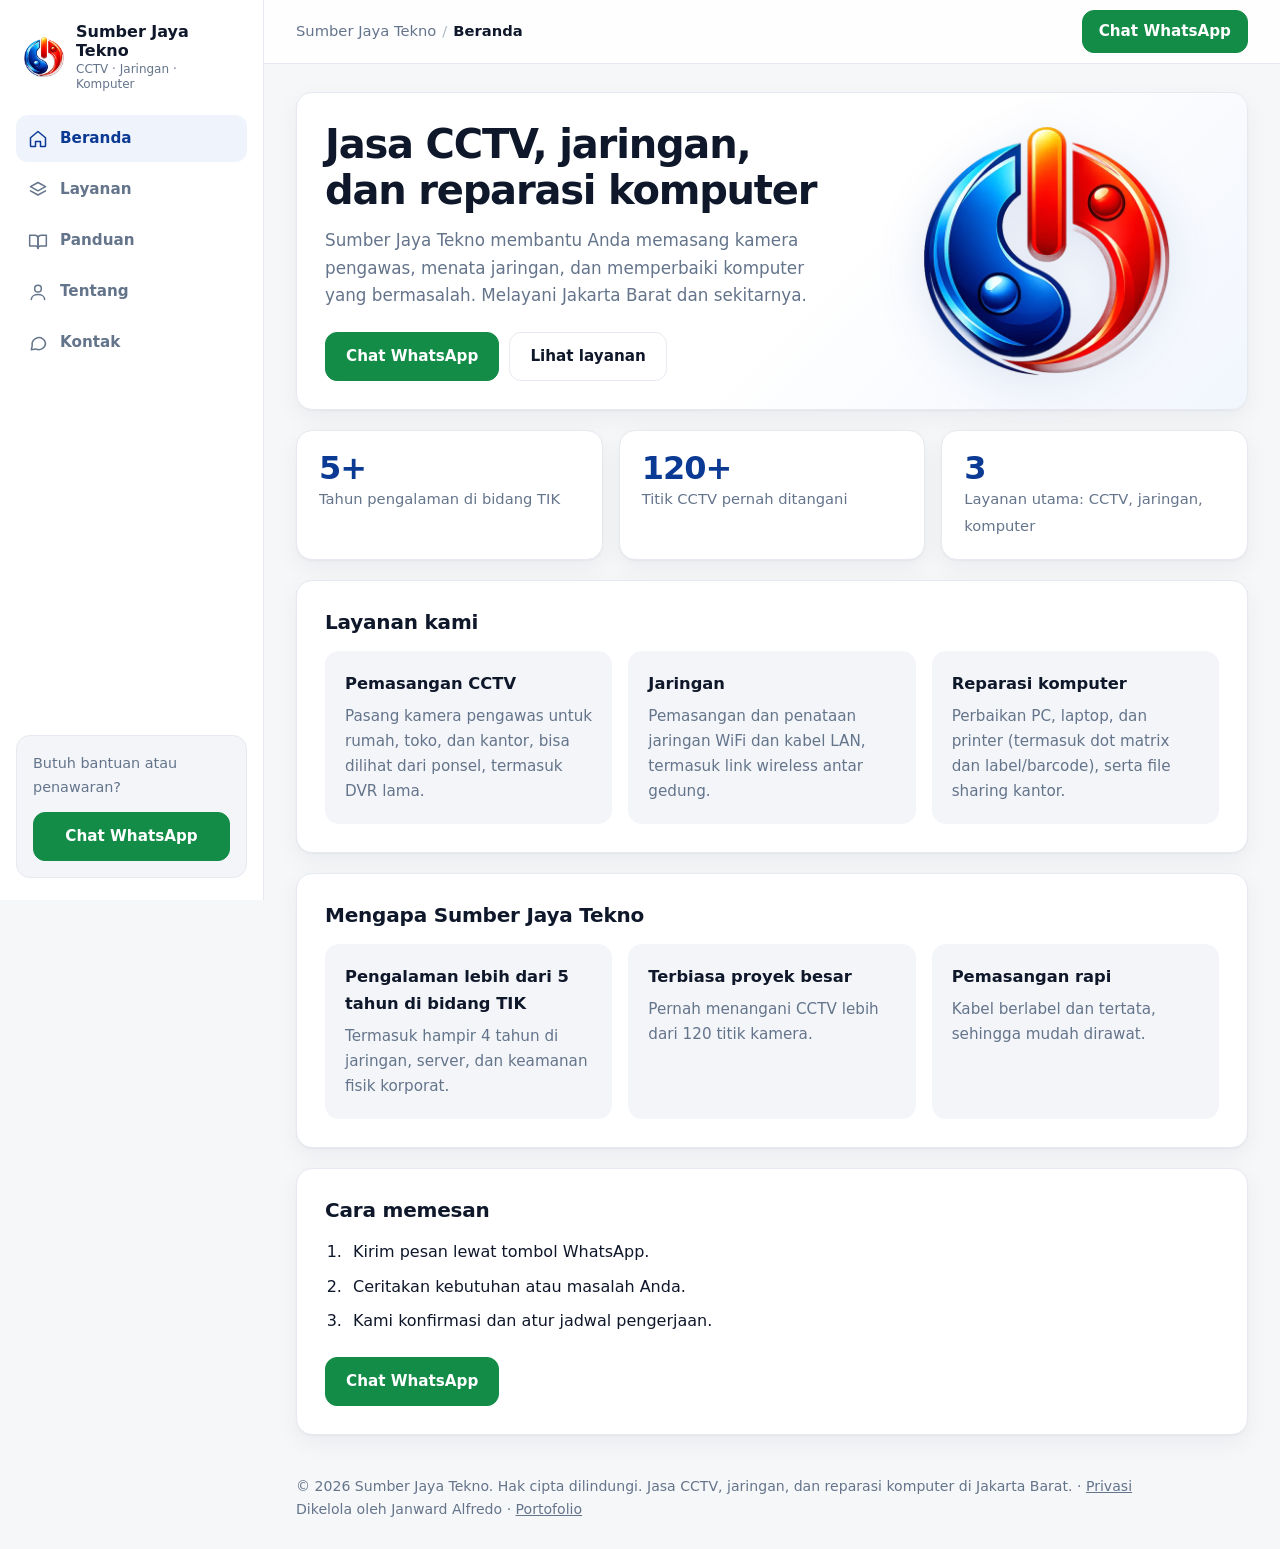
<file: index.html>
<!DOCTYPE html>
<html lang="id">
<head>
<meta charset="utf-8">
<meta http-equiv="Content-Security-Policy" content="default-src 'self'; script-src 'self' 'sha256-pfgOMgfVZwm2ODyms34QYW9h8EwicylhV77q5LHK8c0='; style-src 'self' 'unsafe-inline' https://fonts.googleapis.com; font-src https://fonts.gstatic.com; img-src 'self' data:; connect-src 'none'; object-src 'none'; base-uri 'self'; form-action 'none'">
<meta name="viewport" content="width=device-width, initial-scale=1">
<title>Sumber Jaya Tekno | Jasa CCTV, Jaringan, dan Service Komputer di Jakarta Barat</title>
<meta name="description" content="Jasa pasang CCTV, instalasi jaringan LAN dan WiFi, serta service komputer dan laptop di Jakarta Barat dan sekitarnya. Hubungi lewat WhatsApp.">
<link rel="icon" type="image/png" sizes="384x384" href="favicon.png?v=10">
<meta property="og:type" content="website">
<meta property="og:site_name" content="Sumber Jaya Tekno">
<meta property="og:locale" content="id_ID">
<meta property="og:title" content="Sumber Jaya Tekno | Jasa CCTV, Jaringan, dan Service Komputer di Jakarta Barat">
<meta property="og:description" content="Jasa pasang CCTV, instalasi jaringan LAN dan WiFi, serta service komputer dan laptop di Jakarta Barat dan sekitarnya. Hubungi lewat WhatsApp.">
<meta property="og:image" content="https://sumberjayatekno.github.io/og-image.png">
<meta property="og:image:width" content="1200">
<meta property="og:image:height" content="630">
<meta name="twitter:card" content="summary_large_image">
<link rel="preconnect" href="https://fonts.googleapis.com"><link rel="preconnect" href="https://fonts.gstatic.com" crossorigin>
<link href="https://fonts.googleapis.com/css2?family=Inter:wght@400;500;600;700&display=swap" rel="stylesheet">
<meta name="theme-color" content="#ffffff">
<link rel="canonical" href="https://sumberjayatekno.github.io/">
<meta property="og:url" content="https://sumberjayatekno.github.io/">
<script>document.documentElement.className+=" js"</script>
<link rel="stylesheet" href="style.css?v=9">
<script type="application/ld+json">
{
  "@context": "https://schema.org",
  "@type": "LocalBusiness",
  "@id": "https://sumberjayatekno.github.io/#usaha",
  "name": "Sumber Jaya Tekno",
  "description": "Jasa pemasangan CCTV, instalasi jaringan LAN dan WiFi, serta reparasi komputer dan laptop di Jakarta Barat dan sekitarnya. Waktu respons dan jadwal pengerjaan disepakati melalui WhatsApp.",
  "url": "https://sumberjayatekno.github.io/",
  "logo": "https://sumberjayatekno.github.io/logo-web.png",
  "image": "https://sumberjayatekno.github.io/og-image.png",
  "telephone": "+6285711471040",
  "priceRange": "Rp50.000-Rp13.000.000 (estimasi, bergantung pada jenis layanan)",
  "founder": {
    "@type": "Person",
    "name": "Janward Alfredo",
    "jobTitle": "IT Infrastructure & Network Specialist",
    "url": "https://janward.github.io/"
  },
  "address": {
    "@type": "PostalAddress",
    "streetAddress": "Apartemen City Park, RT.7/RW.14, Cengkareng Timur",
    "addressLocality": "Cengkareng, Jakarta Barat",
    "addressRegion": "DKI Jakarta",
    "postalCode": "11710",
    "addressCountry": "ID"
  },
  "geo": {
    "@type": "GeoCoordinates",
    "latitude": -6.130275,
    "longitude": 106.735904
  },
  "hasMap": "https://www.google.com/maps/search/?api=1&query=-6.130275,106.735904",
  "areaServed": {
    "@type": "AdministrativeArea",
    "name": "Jakarta Barat"
  },
  "hasOfferCatalog": {
    "@type": "OfferCatalog",
    "name": "Paket dan layanan Sumber Jaya Tekno",
    "url": "https://sumberjayatekno.github.io/layanan.html#paket",
    "itemListElement": [
      {
        "@type": "AggregateOffer",
        "name": "Paket CCTV 4 kamera 2MP",
        "priceCurrency": "IDR",
        "lowPrice": 4000000,
        "highPrice": 6000000,
        "itemOffered": {
          "@type": "Service",
          "name": "Pemasangan CCTV"
        }
      },
      {
        "@type": "AggregateOffer",
        "name": "Paket jaringan kantor atau toko kecil",
        "priceCurrency": "IDR",
        "lowPrice": 3000000,
        "highPrice": 8000000,
        "itemOffered": {
          "@type": "Service",
          "name": "Instalasi jaringan LAN dan WiFi"
        }
      },
      {
        "@type": "AggregateOffer",
        "name": "Jasa servis PC dan laptop",
        "priceCurrency": "IDR",
        "lowPrice": 100000,
        "highPrice": 500000,
        "itemOffered": {
          "@type": "Service",
          "name": "Reparasi komputer dan laptop"
        }
      }
    ]
  }
}
</script></head>
<body>
<div class="app">
<aside class="side">
<a class="brand" href="index.html"><img src="logo-128.webp" alt="Logo Sumber Jaya Tekno" width="40" height="40"><span>Sumber Jaya Tekno<small>CCTV · Jaringan · Komputer</small></span></a>
<nav aria-label="Menu utama"><a href="index.html" aria-current="page"><svg viewBox="0 0 24 24" width="20" height="20" fill="none" stroke="currentColor" stroke-width="1.8" stroke-linecap="round" stroke-linejoin="round" aria-hidden="true"><path d="M3 10.5 12 3l9 7.5V20a1 1 0 0 1-1 1h-5v-6H9v6H4a1 1 0 0 1-1-1z"/></svg><span>Beranda</span></a><a href="layanan.html"><svg viewBox="0 0 24 24" width="20" height="20" fill="none" stroke="currentColor" stroke-width="1.8" stroke-linecap="round" stroke-linejoin="round" aria-hidden="true"><path d="m12 3 9 5-9 5-9-5z"/><path d="m3 13 9 5 9-5"/></svg><span>Layanan</span></a><a href="panduan.html"><svg viewBox="0 0 24 24" width="20" height="20" fill="none" stroke="currentColor" stroke-width="1.8" stroke-linecap="round" stroke-linejoin="round" aria-hidden="true"><path d="M2 5h6a4 4 0 0 1 4 4v12a3 3 0 0 0-3-3H2z"/><path d="M22 5h-6a4 4 0 0 0-4 4v12a3 3 0 0 1 3-3h7z"/></svg><span>Panduan</span></a><a href="tentang.html"><svg viewBox="0 0 24 24" width="20" height="20" fill="none" stroke="currentColor" stroke-width="1.8" stroke-linecap="round" stroke-linejoin="round" aria-hidden="true"><circle cx="12" cy="8" r="4"/><path d="M4 21c0-4 4-6 8-6s8 2 8 6"/></svg><span>Tentang</span></a><a href="kontak.html"><svg viewBox="0 0 24 24" width="20" height="20" fill="none" stroke="currentColor" stroke-width="1.8" stroke-linecap="round" stroke-linejoin="round" aria-hidden="true"><path d="M21 12a8 8 0 0 1-11.6 7.1L4 20l1-4.6A8 8 0 1 1 21 12z"/></svg><span>Kontak</span></a></nav>
<div class="side-cta"><p>Butuh bantuan atau penawaran?</p><a class="btn wa" href="https://wa.me/6285711471040?text=Halo%20Sumber%20Jaya%20Tekno%2C%20saya%20ingin%20bertanya%20tentang%20layanan%20Anda.">Chat WhatsApp</a></div>
</aside>
<div class="col">
<header class="bar"><a class="brand m-brand" href="index.html"><img src="logo-128.webp" alt="Logo Sumber Jaya Tekno" width="34" height="34"><span>Sumber Jaya Tekno</span></a><div class="crumb">Sumber Jaya Tekno<i>/</i><b>Beranda</b></div><a class="btn wa sm" href="https://wa.me/6285711471040?text=Halo%20Sumber%20Jaya%20Tekno%2C%20saya%20ingin%20bertanya%20tentang%20layanan%20Anda.">Chat WhatsApp</a></header>
<main>
<div class="hero"><div class="wrap">
<div>
<h1>Jasa CCTV, jaringan, dan reparasi komputer</h1>
<p class="lead">Sumber Jaya Tekno membantu Anda memasang kamera pengawas, menata jaringan, dan memperbaiki komputer yang bermasalah. Melayani Jakarta Barat dan sekitarnya.</p>
<div class="btns"><a class="btn wa" href="https://wa.me/6285711471040?text=Halo%20Sumber%20Jaya%20Tekno%2C%20saya%20ingin%20bertanya%20tentang%20layanan%20Anda.">Chat WhatsApp</a><a class="btn" href="layanan.html">Lihat layanan</a></div>
</div>
<img src="logo-512.webp" alt="Logo Sumber Jaya Tekno" width="320" height="320">
</div></div>
<div class="stats"><div class="stat"><b>5+</b><span>Tahun pengalaman di bidang TIK</span></div><div class="stat"><b>120+</b><span>Titik CCTV pernah ditangani</span></div><div class="stat"><b>3</b><span>Layanan utama: CCTV, jaringan, komputer</span></div></div>
<section class="alt"><div class="wrap">
<h2>Layanan kami</h2>
<div class="cols">
<div><h3>Pemasangan CCTV</h3><p>Pasang kamera pengawas untuk rumah, toko, dan kantor, bisa dilihat dari ponsel, termasuk DVR lama.</p></div>
<div><h3>Jaringan</h3><p>Pemasangan dan penataan jaringan WiFi dan kabel LAN, termasuk link wireless antar gedung.</p></div>
<div><h3>Reparasi komputer</h3><p>Perbaikan PC, laptop, dan printer (termasuk dot matrix dan label/barcode), serta file sharing kantor.</p></div>
</div>
</div></section>
<section><div class="wrap"><h2>Mengapa Sumber Jaya Tekno</h2><div class="cols"><div><h3>Pengalaman lebih dari 5 tahun di bidang TIK</h3><p>Termasuk hampir 4 tahun di jaringan, server, dan keamanan fisik korporat.</p></div><div><h3>Terbiasa proyek besar</h3><p>Pernah menangani CCTV lebih dari 120 titik kamera.</p></div><div><h3>Pemasangan rapi</h3><p>Kabel berlabel dan tertata, sehingga mudah dirawat.</p></div></div></div></section>
<section><div class="wrap">
<h2>Cara memesan</h2>
<ol class="steps">
<li>Kirim pesan lewat tombol WhatsApp.</li>
<li>Ceritakan kebutuhan atau masalah Anda.</li>
<li>Kami konfirmasi dan atur jadwal pengerjaan.</li>
</ol>
<div class="btns"><a class="btn wa" href="https://wa.me/6285711471040?text=Halo%20Sumber%20Jaya%20Tekno%2C%20saya%20ingin%20bertanya%20tentang%20layanan%20Anda.">Chat WhatsApp</a></div>
</div></section>
</main>
<footer><div class="wrap">© 2026 Sumber Jaya Tekno. Hak cipta dilindungi. Jasa CCTV, jaringan, dan reparasi komputer di Jakarta Barat. &middot; <a href="kontak.html#privasi">Privasi</a><br>Dikelola oleh Janward Alfredo &middot; <a href="https://janward.github.io/" rel="noopener">Portofolio</a></div></footer>
</div>
</div>
<a class="fab" href="https://wa.me/6285711471040?text=Halo%20Sumber%20Jaya%20Tekno%2C%20saya%20ingin%20bertanya%20tentang%20layanan%20Anda." aria-label="Chat WhatsApp dengan Sumber Jaya Tekno">Chat WhatsApp</a>
<script src="script.js?v=9" defer></script>
</body>
</html>
</file>
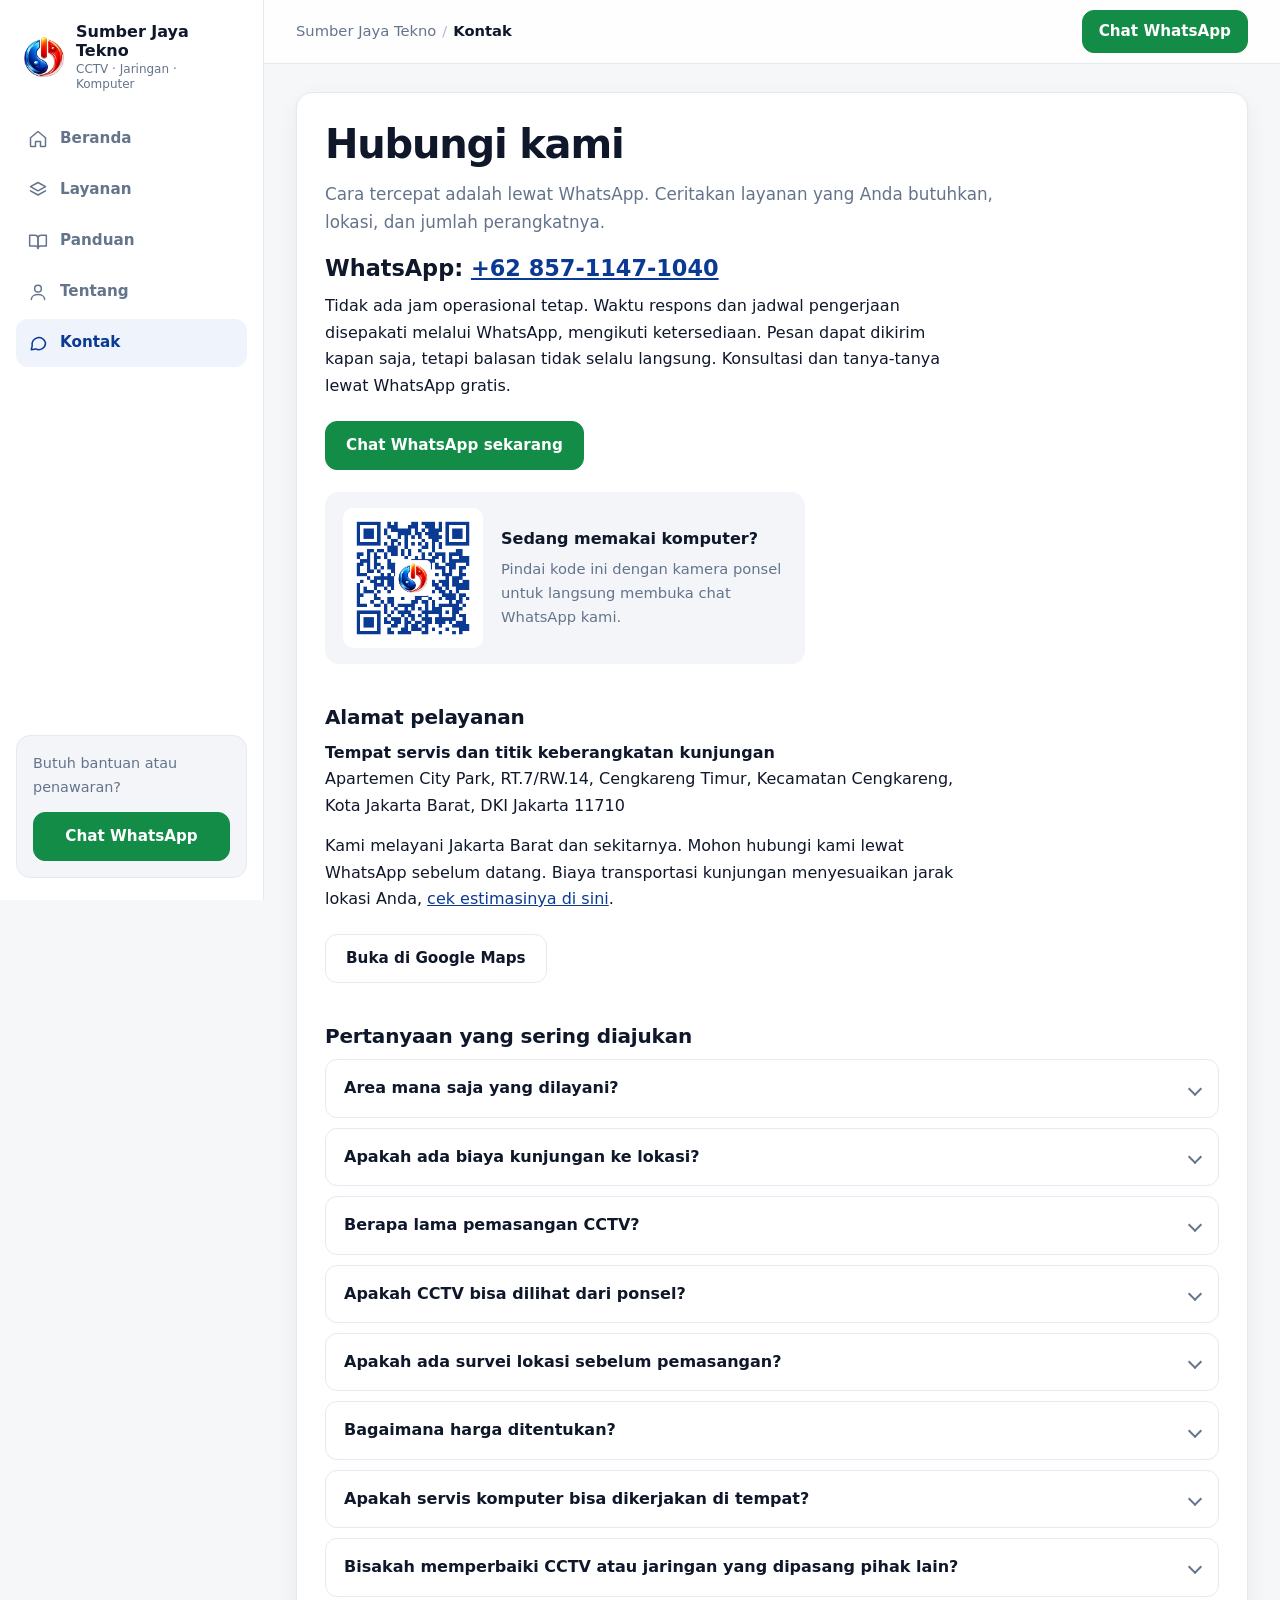
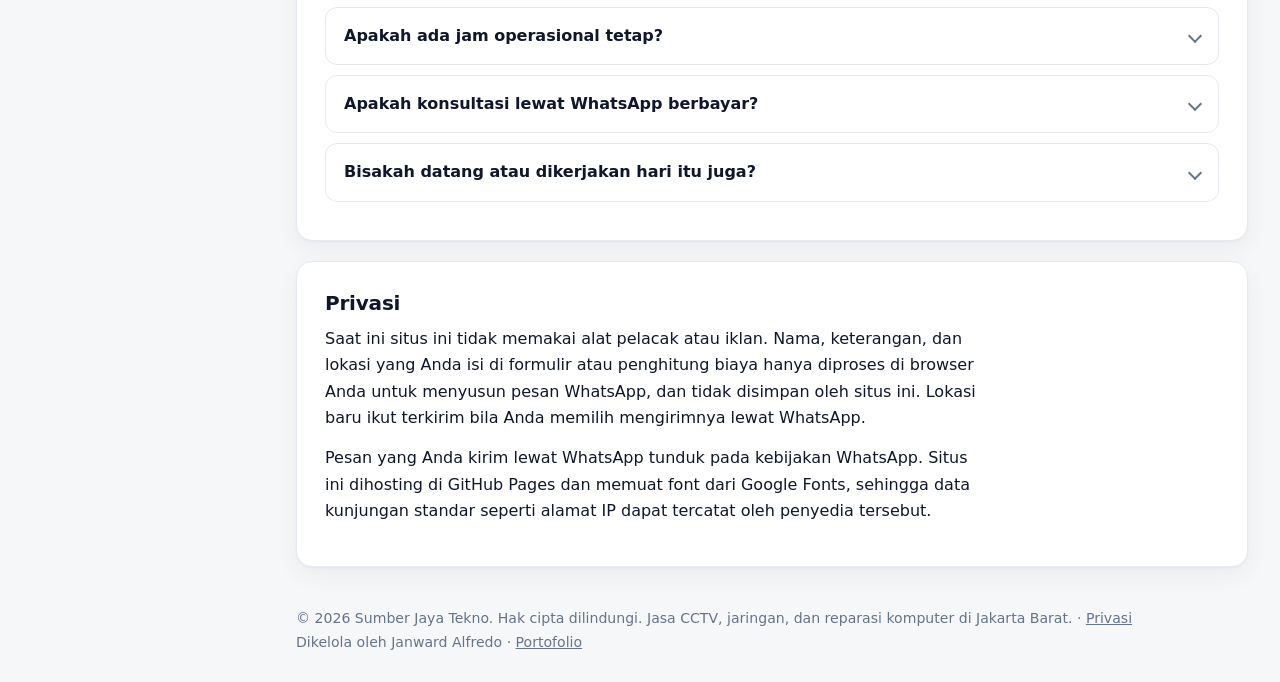
<file: kontak.html>
<!DOCTYPE html>
<html lang="id">
<head>
<meta charset="utf-8">
<meta http-equiv="Content-Security-Policy" content="default-src 'self'; script-src 'self' 'sha256-pfgOMgfVZwm2ODyms34QYW9h8EwicylhV77q5LHK8c0='; style-src 'self' 'unsafe-inline' https://fonts.googleapis.com; font-src https://fonts.gstatic.com; img-src 'self' data:; connect-src 'none'; object-src 'none'; base-uri 'self'; form-action 'none'">
<meta name="viewport" content="width=device-width, initial-scale=1">
<title>Kontak dan Alamat Pelayanan | Sumber Jaya Tekno Jakarta Barat</title>
<meta name="description" content="Hubungi Sumber Jaya Tekno lewat WhatsApp untuk pemasangan CCTV, jaringan, dan service komputer di Jakarta Barat dan sekitarnya. Lihat alamat pelayanan dan FAQ.">
<link rel="icon" type="image/png" sizes="384x384" href="favicon.png?v=10">
<meta property="og:type" content="website">
<meta property="og:site_name" content="Sumber Jaya Tekno">
<meta property="og:locale" content="id_ID">
<meta property="og:title" content="Kontak dan Alamat Pelayanan | Sumber Jaya Tekno Jakarta Barat">
<meta property="og:description" content="Hubungi Sumber Jaya Tekno lewat WhatsApp untuk pemasangan CCTV, jaringan, dan service komputer di Jakarta Barat dan sekitarnya. Lihat alamat pelayanan dan FAQ.">
<meta property="og:image" content="https://sumberjayatekno.github.io/og-image.png">
<meta property="og:image:width" content="1200">
<meta property="og:image:height" content="630">
<meta name="twitter:card" content="summary_large_image">
<link rel="preconnect" href="https://fonts.googleapis.com"><link rel="preconnect" href="https://fonts.gstatic.com" crossorigin>
<link href="https://fonts.googleapis.com/css2?family=Inter:wght@400;500;600;700&display=swap" rel="stylesheet">
<meta name="theme-color" content="#ffffff">
<link rel="canonical" href="https://sumberjayatekno.github.io/kontak.html">
<meta property="og:url" content="https://sumberjayatekno.github.io/kontak.html">
<script>document.documentElement.className+=" js"</script>
<link rel="stylesheet" href="style.css?v=9">
<script type="application/ld+json">{"@context":"https://schema.org","@type":"FAQPage","mainEntity":[{"@type":"Question","name":"Area mana saja yang dilayani?","acceptedAnswer":{"@type":"Answer","text":"Kami melayani Jakarta Barat dan sekitarnya. Untuk lokasi di luar itu, hubungi kami lewat WhatsApp agar ketersediaannya bisa dipastikan."}},{"@type":"Question","name":"Apakah ada biaya kunjungan ke lokasi?","acceptedAnswer":{"@type":"Answer","text":"Biaya transportasi menyesuaikan jarak lokasi Anda dari tempat servis kami, dan lokasi di sekitar tempat servis gratis biaya transportasi. Anda bisa mengecek estimasinya di halaman Layanan."}},{"@type":"Question","name":"Berapa lama pemasangan CCTV?","acceptedAnswer":{"@type":"Answer","text":"Untuk rumah atau toko kecil umumnya selesai dalam satu hari. Instalasi yang lebih besar dijadwalkan setelah survei lokasi."}},{"@type":"Question","name":"Apakah CCTV bisa dilihat dari ponsel?","acceptedAnswer":{"@type":"Answer","text":"Bisa, selama perangkat dan lokasi tersambung ke internet. Kami bantu mengatur akses dan menjelaskan cara memakainya."}},{"@type":"Question","name":"Apakah ada survei lokasi sebelum pemasangan?","acceptedAnswer":{"@type":"Answer","text":"Kami menyarankan survei lokasi agar titik kamera, panjang kabel, dan perangkat yang dibutuhkan tepat. Hubungi kami lewat WhatsApp untuk mengatur jadwalnya."}},{"@type":"Question","name":"Bagaimana harga ditentukan?","acceptedAnswer":{"@type":"Answer","text":"Harga bergantung pada jumlah titik atau perangkat, jenis perangkat, dan kondisi lokasi. Kirim kebutuhan Anda lewat WhatsApp untuk mendapat estimasi."}},{"@type":"Question","name":"Apakah servis komputer bisa dikerjakan di tempat?","acceptedAnswer":{"@type":"Answer","text":"Sampaikan lokasi dan jenis kerusakan lewat WhatsApp. Kami informasikan apakah dapat dikerjakan di tempat Anda atau perangkat perlu dibawa."}},{"@type":"Question","name":"Bisakah memperbaiki CCTV atau jaringan yang dipasang pihak lain?","acceptedAnswer":{"@type":"Answer","text":"Bisa. Kami periksa kondisinya terlebih dahulu, lalu menyarankan perbaikan atau upgrade yang diperlukan."}},{"@type":"Question","name":"Apakah ada jam operasional tetap?","acceptedAnswer":{"@type":"Answer","text":"Tidak ada jam operasional tetap. Waktu respons dan jadwal pengerjaan disepakati melalui WhatsApp, mengikuti ketersediaan. Pesan dapat dikirim kapan saja, tetapi balasan tidak selalu langsung."}},{"@type":"Question","name":"Apakah konsultasi lewat WhatsApp berbayar?","acceptedAnswer":{"@type":"Answer","text":"Tidak. Konsultasi dan tanya-tanya lewat WhatsApp gratis, termasuk meminta saran dan estimasi."}},{"@type":"Question","name":"Bisakah datang atau dikerjakan hari itu juga?","acceptedAnswer":{"@type":"Answer","text":"Kunjungan dan pengerjaan dilakukan dengan jadwal yang disepakati lebih dulu lewat WhatsApp, jadi tidak bisa mendadak."}}]}</script>
</head>
<body>
<div class="app">
<aside class="side">
<a class="brand" href="index.html"><img src="logo-128.webp" alt="Logo Sumber Jaya Tekno" width="40" height="40"><span>Sumber Jaya Tekno<small>CCTV · Jaringan · Komputer</small></span></a>
<nav aria-label="Menu utama"><a href="index.html"><svg viewBox="0 0 24 24" width="20" height="20" fill="none" stroke="currentColor" stroke-width="1.8" stroke-linecap="round" stroke-linejoin="round" aria-hidden="true"><path d="M3 10.5 12 3l9 7.5V20a1 1 0 0 1-1 1h-5v-6H9v6H4a1 1 0 0 1-1-1z"/></svg><span>Beranda</span></a><a href="layanan.html"><svg viewBox="0 0 24 24" width="20" height="20" fill="none" stroke="currentColor" stroke-width="1.8" stroke-linecap="round" stroke-linejoin="round" aria-hidden="true"><path d="m12 3 9 5-9 5-9-5z"/><path d="m3 13 9 5 9-5"/></svg><span>Layanan</span></a><a href="panduan.html"><svg viewBox="0 0 24 24" width="20" height="20" fill="none" stroke="currentColor" stroke-width="1.8" stroke-linecap="round" stroke-linejoin="round" aria-hidden="true"><path d="M2 5h6a4 4 0 0 1 4 4v12a3 3 0 0 0-3-3H2z"/><path d="M22 5h-6a4 4 0 0 0-4 4v12a3 3 0 0 1 3-3h7z"/></svg><span>Panduan</span></a><a href="tentang.html"><svg viewBox="0 0 24 24" width="20" height="20" fill="none" stroke="currentColor" stroke-width="1.8" stroke-linecap="round" stroke-linejoin="round" aria-hidden="true"><circle cx="12" cy="8" r="4"/><path d="M4 21c0-4 4-6 8-6s8 2 8 6"/></svg><span>Tentang</span></a><a href="kontak.html" aria-current="page"><svg viewBox="0 0 24 24" width="20" height="20" fill="none" stroke="currentColor" stroke-width="1.8" stroke-linecap="round" stroke-linejoin="round" aria-hidden="true"><path d="M21 12a8 8 0 0 1-11.6 7.1L4 20l1-4.6A8 8 0 1 1 21 12z"/></svg><span>Kontak</span></a></nav>
<div class="side-cta"><p>Butuh bantuan atau penawaran?</p><a class="btn wa" href="https://wa.me/6285711471040?text=Halo%20Sumber%20Jaya%20Tekno%2C%20saya%20ingin%20bertanya%20tentang%20layanan%20Anda.">Chat WhatsApp</a></div>
</aside>
<div class="col">
<header class="bar"><a class="brand m-brand" href="index.html"><img src="logo-128.webp" alt="Logo Sumber Jaya Tekno" width="34" height="34"><span>Sumber Jaya Tekno</span></a><div class="crumb">Sumber Jaya Tekno<i>/</i><b>Kontak</b></div><a class="btn wa sm" href="https://wa.me/6285711471040?text=Halo%20Sumber%20Jaya%20Tekno%2C%20saya%20ingin%20bertanya%20tentang%20layanan%20Anda.">Chat WhatsApp</a></header>
<main>
<div class="page"><div class="wrap">
<h1>Hubungi kami</h1>
<p class="lead">Cara tercepat adalah lewat WhatsApp. Ceritakan layanan yang Anda butuhkan, lokasi, dan jumlah perangkatnya.</p>
<p class="big">WhatsApp: <a href="https://wa.me/6285711471040">+62 857-1147-1040</a></p>
<p>Tidak ada jam operasional tetap. Waktu respons dan jadwal pengerjaan disepakati melalui WhatsApp, mengikuti ketersediaan. Pesan dapat dikirim kapan saja, tetapi balasan tidak selalu langsung. Konsultasi dan tanya-tanya lewat WhatsApp gratis.</p>
<div class="btns"><a class="btn wa" href="https://wa.me/6285711471040?text=Halo%20Sumber%20Jaya%20Tekno%2C%20saya%20ingin%20bertanya%20tentang%20layanan%20Anda.">Chat WhatsApp sekarang</a></div>
<div class="qr-card"><img src="qr/qr-whatsapp.png" alt="QR code untuk chat WhatsApp Sumber Jaya Tekno" width="140" height="140" loading="lazy"><div><strong>Sedang memakai komputer?</strong><p>Pindai kode ini dengan kamera ponsel untuk langsung membuka chat WhatsApp kami.</p></div></div>
<h2 style="margin-top:40px">Alamat pelayanan</h2>
<p><strong>Tempat servis dan titik keberangkatan kunjungan</strong><br>Apartemen City Park, RT.7/RW.14, Cengkareng Timur, Kecamatan Cengkareng, Kota Jakarta Barat, DKI Jakarta 11710</p>
<p>Kami melayani Jakarta Barat dan sekitarnya. Mohon hubungi kami lewat WhatsApp sebelum datang. Biaya transportasi kunjungan menyesuaikan jarak lokasi Anda, <a href="layanan.html#biaya-kunjungan">cek estimasinya di sini</a>.</p>
<div class="btns"><a class="btn" href="https://www.google.com/maps/search/?api=1&amp;query=-6.130275%2C106.735904" target="_blank" rel="noopener">Buka di Google Maps</a></div>
<h2 style="margin-top:40px">Pertanyaan yang sering diajukan</h2>
<details><summary>Area mana saja yang dilayani?</summary><p>Kami melayani Jakarta Barat dan sekitarnya. Untuk lokasi di luar itu, hubungi kami lewat WhatsApp agar ketersediaannya bisa dipastikan.</p></details>
<details><summary>Apakah ada biaya kunjungan ke lokasi?</summary><p>Biaya transportasi menyesuaikan jarak lokasi Anda dari tempat servis kami, dan lokasi di sekitar tempat servis gratis biaya transportasi. Anda bisa mengecek estimasinya di halaman Layanan.</p></details><details><summary>Berapa lama pemasangan CCTV?</summary><p>Untuk rumah atau toko kecil umumnya selesai dalam satu hari. Instalasi yang lebih besar dijadwalkan setelah survei lokasi.</p></details>
<details><summary>Apakah CCTV bisa dilihat dari ponsel?</summary><p>Bisa, selama perangkat dan lokasi tersambung ke internet. Kami bantu mengatur akses dan menjelaskan cara memakainya.</p></details>
<details><summary>Apakah ada survei lokasi sebelum pemasangan?</summary><p>Kami menyarankan survei lokasi agar titik kamera, panjang kabel, dan perangkat yang dibutuhkan tepat. Hubungi kami lewat WhatsApp untuk mengatur jadwalnya.</p></details>
<details><summary>Bagaimana harga ditentukan?</summary><p>Harga bergantung pada jumlah titik atau perangkat, jenis perangkat, dan kondisi lokasi. Kirim kebutuhan Anda lewat WhatsApp untuk mendapat estimasi.</p></details>
<details><summary>Apakah servis komputer bisa dikerjakan di tempat?</summary><p>Sampaikan lokasi dan jenis kerusakan lewat WhatsApp. Kami informasikan apakah dapat dikerjakan di tempat Anda atau perangkat perlu dibawa.</p></details>
<details><summary>Bisakah memperbaiki CCTV atau jaringan yang dipasang pihak lain?</summary><p>Bisa. Kami periksa kondisinya terlebih dahulu, lalu menyarankan perbaikan atau upgrade yang diperlukan.</p></details>
<details><summary>Apakah ada jam operasional tetap?</summary><p>Tidak ada jam operasional tetap. Waktu respons dan jadwal pengerjaan disepakati melalui WhatsApp, mengikuti ketersediaan. Pesan dapat dikirim kapan saja, tetapi balasan tidak selalu langsung.</p></details>
<details><summary>Apakah konsultasi lewat WhatsApp berbayar?</summary><p>Tidak. Konsultasi dan tanya-tanya lewat WhatsApp gratis, termasuk meminta saran dan estimasi.</p></details>
<details><summary>Bisakah datang atau dikerjakan hari itu juga?</summary><p>Kunjungan dan pengerjaan dilakukan dengan jadwal yang disepakati lebih dulu lewat WhatsApp, jadi tidak bisa mendadak.</p></details>
</div></div>
<section id="privasi"><div class="wrap"><h2>Privasi</h2><p>Saat ini situs ini tidak memakai alat pelacak atau iklan. Nama, keterangan, dan lokasi yang Anda isi di formulir atau penghitung biaya hanya diproses di browser Anda untuk menyusun pesan WhatsApp, dan tidak disimpan oleh situs ini. Lokasi baru ikut terkirim bila Anda memilih mengirimnya lewat WhatsApp.</p><p>Pesan yang Anda kirim lewat WhatsApp tunduk pada kebijakan WhatsApp. Situs ini dihosting di GitHub Pages dan memuat font dari Google Fonts, sehingga data kunjungan standar seperti alamat IP dapat tercatat oleh penyedia tersebut.</p></div></section>
</main>
<footer><div class="wrap">© 2026 Sumber Jaya Tekno. Hak cipta dilindungi. Jasa CCTV, jaringan, dan reparasi komputer di Jakarta Barat. &middot; <a href="kontak.html#privasi">Privasi</a><br>Dikelola oleh Janward Alfredo &middot; <a href="https://janward.github.io/" rel="noopener">Portofolio</a></div></footer>
</div>
</div>
<a class="fab" href="https://wa.me/6285711471040?text=Halo%20Sumber%20Jaya%20Tekno%2C%20saya%20ingin%20bertanya%20tentang%20layanan%20Anda." aria-label="Chat WhatsApp dengan Sumber Jaya Tekno">Chat WhatsApp</a>
<script src="script.js?v=9" defer></script>
</body>
</html>
</file>
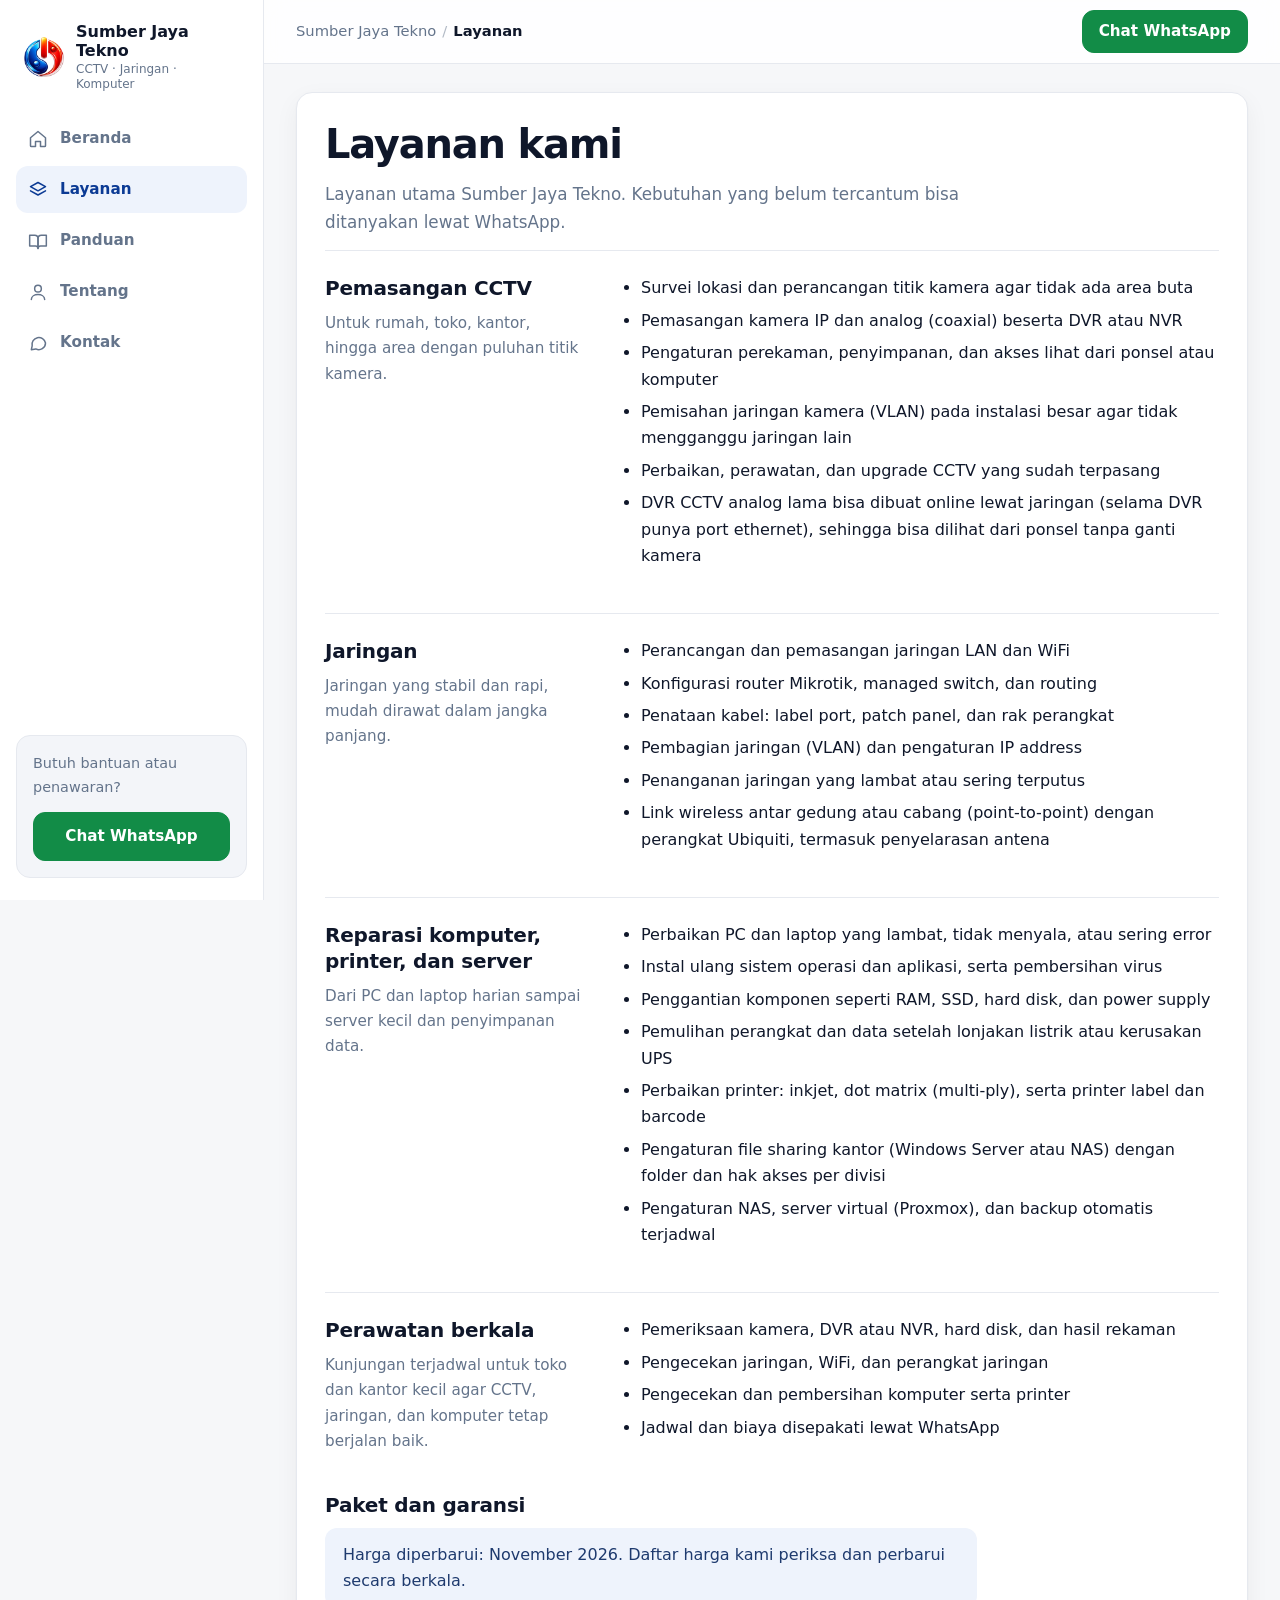
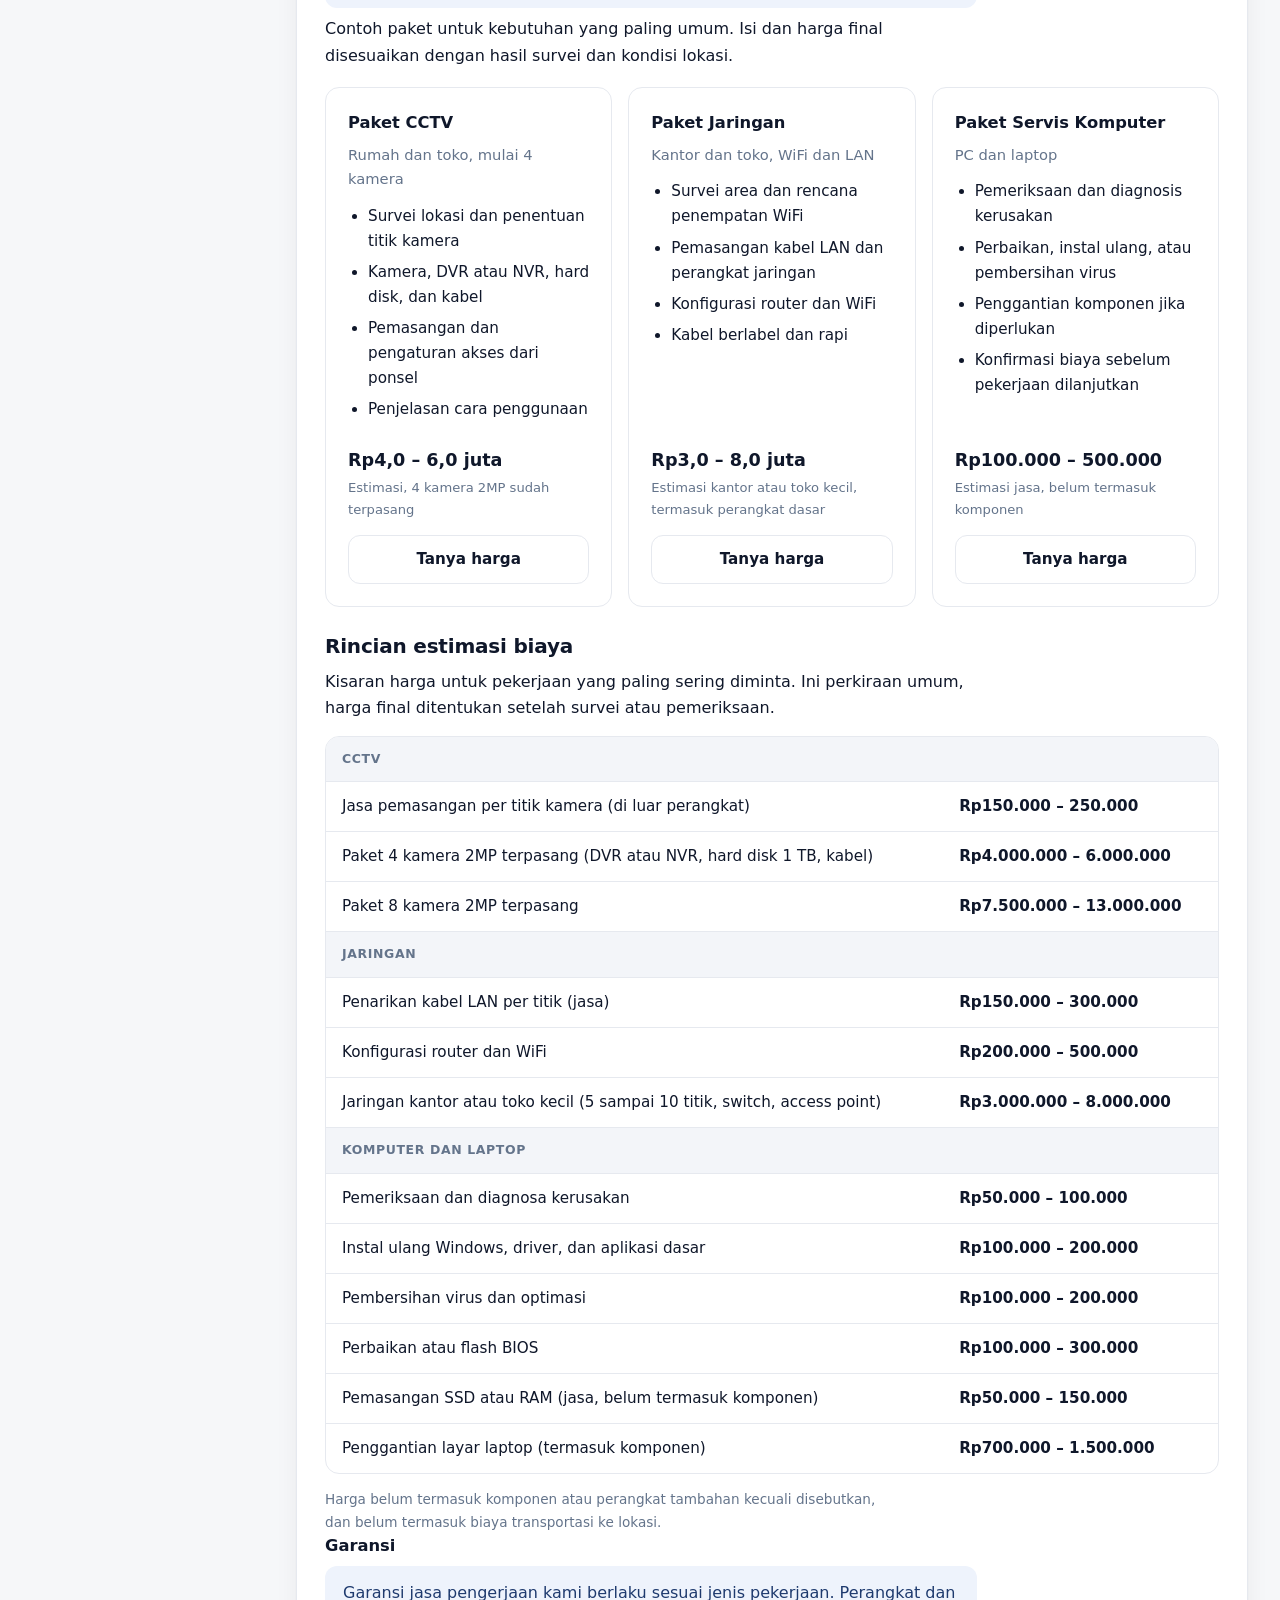
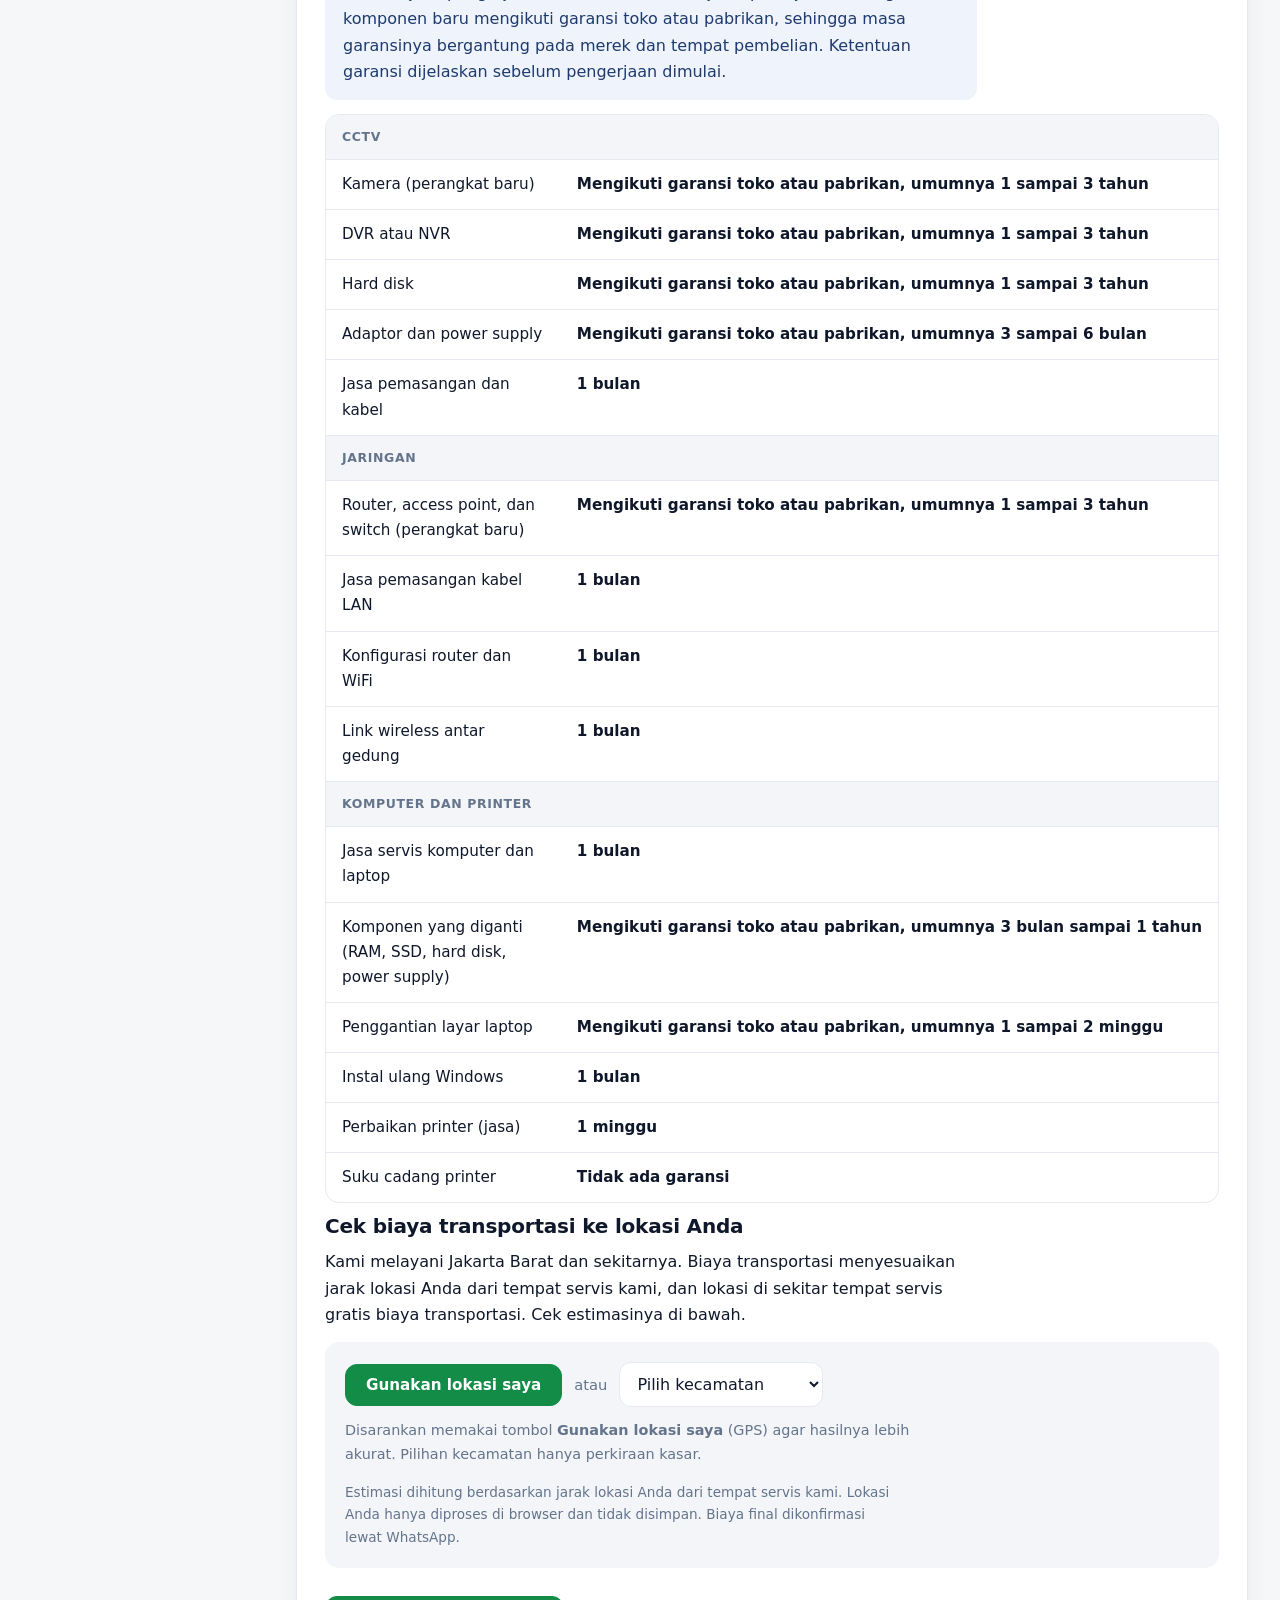
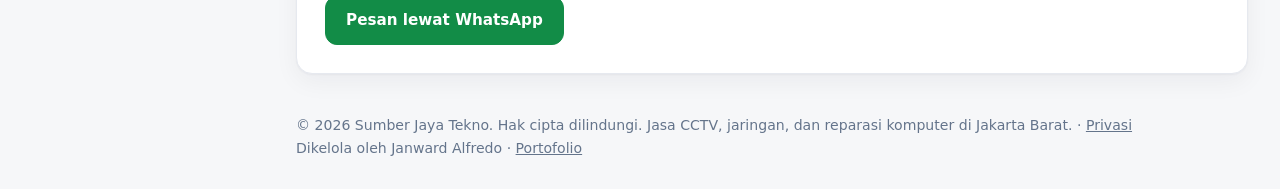
<file: layanan.html>
<!DOCTYPE html>
<html lang="id">
<head>
<meta charset="utf-8">
<meta http-equiv="Content-Security-Policy" content="default-src 'self'; script-src 'self' 'sha256-pfgOMgfVZwm2ODyms34QYW9h8EwicylhV77q5LHK8c0='; style-src 'self' 'unsafe-inline' https://fonts.googleapis.com; font-src https://fonts.gstatic.com; img-src 'self' data:; connect-src 'none'; object-src 'none'; base-uri 'self'; form-action 'none'">
<meta name="viewport" content="width=device-width, initial-scale=1">
<title>Layanan CCTV, Jaringan, dan Reparasi Komputer Jakarta Barat | Sumber Jaya Tekno</title>
<meta name="description" content="Pemasangan CCTV, instalasi jaringan LAN dan WiFi, serta reparasi komputer dan laptop. Lihat estimasi biaya dan cek biaya transportasi ke lokasi Anda.">
<link rel="icon" type="image/png" sizes="384x384" href="favicon.png?v=10">
<meta property="og:type" content="website">
<meta property="og:site_name" content="Sumber Jaya Tekno">
<meta property="og:locale" content="id_ID">
<meta property="og:title" content="Layanan CCTV, Jaringan, dan Reparasi Komputer Jakarta Barat | Sumber Jaya Tekno">
<meta property="og:description" content="Pemasangan CCTV, instalasi jaringan LAN dan WiFi, serta reparasi komputer dan laptop. Lihat estimasi biaya dan cek biaya transportasi ke lokasi Anda.">
<meta property="og:image" content="https://sumberjayatekno.github.io/og-image.png">
<meta property="og:image:width" content="1200">
<meta property="og:image:height" content="630">
<meta name="twitter:card" content="summary_large_image">
<link rel="preconnect" href="https://fonts.googleapis.com"><link rel="preconnect" href="https://fonts.gstatic.com" crossorigin>
<link href="https://fonts.googleapis.com/css2?family=Inter:wght@400;500;600;700&display=swap" rel="stylesheet">
<meta name="theme-color" content="#ffffff">
<link rel="canonical" href="https://sumberjayatekno.github.io/layanan.html">
<meta property="og:url" content="https://sumberjayatekno.github.io/layanan.html">
<script>document.documentElement.className+=" js"</script>
<link rel="stylesheet" href="style.css?v=9">
<script type="application/ld+json">
{
  "@context": "https://schema.org",
  "@type": "WebPage",
  "@id": "https://sumberjayatekno.github.io/layanan.html",
  "url": "https://sumberjayatekno.github.io/layanan.html",
  "name": "Layanan dan estimasi harga Sumber Jaya Tekno",
  "mainEntity": {
    "@type": "OfferCatalog",
    "name": "Paket layanan Sumber Jaya Tekno",
    "provider": {
      "@id": "https://sumberjayatekno.github.io/#usaha"
    },
    "itemListElement": [
      {
        "@type": "AggregateOffer",
        "name": "Paket CCTV 4 kamera 2MP",
        "description": "Estimasi paket kamera, DVR atau NVR, hard disk 1 TB, kabel, pemasangan, dan pengaturan akses ponsel.",
        "priceCurrency": "IDR",
        "lowPrice": 4000000,
        "highPrice": 6000000,
        "url": "https://sumberjayatekno.github.io/layanan.html#paket",
        "itemOffered": {
          "@type": "Service",
          "name": "Pemasangan CCTV"
        }
      },
      {
        "@type": "AggregateOffer",
        "name": "Paket jaringan kantor atau toko kecil",
        "description": "Estimasi jaringan 5 sampai 10 titik, termasuk switch dan access point dasar.",
        "priceCurrency": "IDR",
        "lowPrice": 3000000,
        "highPrice": 8000000,
        "url": "https://sumberjayatekno.github.io/layanan.html#paket",
        "itemOffered": {
          "@type": "Service",
          "name": "Instalasi jaringan LAN dan WiFi"
        }
      },
      {
        "@type": "AggregateOffer",
        "name": "Jasa servis PC dan laptop",
        "description": "Estimasi biaya jasa, belum termasuk komponen pengganti.",
        "priceCurrency": "IDR",
        "lowPrice": 100000,
        "highPrice": 500000,
        "url": "https://sumberjayatekno.github.io/layanan.html#paket",
        "itemOffered": {
          "@type": "Service",
          "name": "Reparasi komputer dan laptop"
        }
      }
    ]
  }
}
</script>
</head>
<body>
<div class="app">
<aside class="side">
<a class="brand" href="index.html"><img src="logo-128.webp" alt="Logo Sumber Jaya Tekno" width="40" height="40"><span>Sumber Jaya Tekno<small>CCTV · Jaringan · Komputer</small></span></a>
<nav aria-label="Menu utama"><a href="index.html"><svg viewBox="0 0 24 24" width="20" height="20" fill="none" stroke="currentColor" stroke-width="1.8" stroke-linecap="round" stroke-linejoin="round" aria-hidden="true"><path d="M3 10.5 12 3l9 7.5V20a1 1 0 0 1-1 1h-5v-6H9v6H4a1 1 0 0 1-1-1z"/></svg><span>Beranda</span></a><a href="layanan.html" aria-current="page"><svg viewBox="0 0 24 24" width="20" height="20" fill="none" stroke="currentColor" stroke-width="1.8" stroke-linecap="round" stroke-linejoin="round" aria-hidden="true"><path d="m12 3 9 5-9 5-9-5z"/><path d="m3 13 9 5 9-5"/></svg><span>Layanan</span></a><a href="panduan.html"><svg viewBox="0 0 24 24" width="20" height="20" fill="none" stroke="currentColor" stroke-width="1.8" stroke-linecap="round" stroke-linejoin="round" aria-hidden="true"><path d="M2 5h6a4 4 0 0 1 4 4v12a3 3 0 0 0-3-3H2z"/><path d="M22 5h-6a4 4 0 0 0-4 4v12a3 3 0 0 1 3-3h7z"/></svg><span>Panduan</span></a><a href="tentang.html"><svg viewBox="0 0 24 24" width="20" height="20" fill="none" stroke="currentColor" stroke-width="1.8" stroke-linecap="round" stroke-linejoin="round" aria-hidden="true"><circle cx="12" cy="8" r="4"/><path d="M4 21c0-4 4-6 8-6s8 2 8 6"/></svg><span>Tentang</span></a><a href="kontak.html"><svg viewBox="0 0 24 24" width="20" height="20" fill="none" stroke="currentColor" stroke-width="1.8" stroke-linecap="round" stroke-linejoin="round" aria-hidden="true"><path d="M21 12a8 8 0 0 1-11.6 7.1L4 20l1-4.6A8 8 0 1 1 21 12z"/></svg><span>Kontak</span></a></nav>
<div class="side-cta"><p>Butuh bantuan atau penawaran?</p><a class="btn wa" href="https://wa.me/6285711471040?text=Halo%20Sumber%20Jaya%20Tekno%2C%20saya%20ingin%20bertanya%20tentang%20layanan%20Anda.">Chat WhatsApp</a></div>
</aside>
<div class="col">
<header class="bar"><a class="brand m-brand" href="index.html"><img src="logo-128.webp" alt="Logo Sumber Jaya Tekno" width="34" height="34"><span>Sumber Jaya Tekno</span></a><div class="crumb">Sumber Jaya Tekno<i>/</i><b>Layanan</b></div><a class="btn wa sm" href="https://wa.me/6285711471040?text=Halo%20Sumber%20Jaya%20Tekno%2C%20saya%20ingin%20bertanya%20tentang%20layanan%20Anda.">Chat WhatsApp</a></header>
<main>
<div class="page"><div class="wrap">
<h1>Layanan kami</h1>
<p class="lead">Layanan utama Sumber Jaya Tekno. Kebutuhan yang belum tercantum bisa ditanyakan lewat WhatsApp.</p>
<div class="svc">
<div><h2>Pemasangan CCTV</h2><p>Untuk rumah, toko, kantor, hingga area dengan puluhan titik kamera.</p></div>
<ul class="dot">
<li>Survei lokasi dan perancangan titik kamera agar tidak ada area buta</li>
<li>Pemasangan kamera IP dan analog (coaxial) beserta DVR atau NVR</li>
<li>Pengaturan perekaman, penyimpanan, dan akses lihat dari ponsel atau komputer</li>
<li>Pemisahan jaringan kamera (VLAN) pada instalasi besar agar tidak mengganggu jaringan lain</li>
<li>Perbaikan, perawatan, dan upgrade CCTV yang sudah terpasang</li>
<li>DVR CCTV analog lama bisa dibuat online lewat jaringan (selama DVR punya port ethernet), sehingga bisa dilihat dari ponsel tanpa ganti kamera</li>
</ul>
</div>
<div class="svc">
<div><h2>Jaringan</h2><p>Jaringan yang stabil dan rapi, mudah dirawat dalam jangka panjang.</p></div>
<ul class="dot">
<li>Perancangan dan pemasangan jaringan LAN dan WiFi</li>
<li>Konfigurasi router Mikrotik, managed switch, dan routing</li>
<li>Penataan kabel: label port, patch panel, dan rak perangkat</li>
<li>Pembagian jaringan (VLAN) dan pengaturan IP address</li>
<li>Penanganan jaringan yang lambat atau sering terputus</li>
<li>Link wireless antar gedung atau cabang (point-to-point) dengan perangkat Ubiquiti, termasuk penyelarasan antena</li>
</ul>
</div>
<div class="svc">
<div><h2>Reparasi komputer, printer, dan server</h2><p>Dari PC dan laptop harian sampai server kecil dan penyimpanan data.</p></div>
<ul class="dot">
<li>Perbaikan PC dan laptop yang lambat, tidak menyala, atau sering error</li>
<li>Instal ulang sistem operasi dan aplikasi, serta pembersihan virus</li>
<li>Penggantian komponen seperti RAM, SSD, hard disk, dan power supply</li>
<li>Pemulihan perangkat dan data setelah lonjakan listrik atau kerusakan UPS</li>
<li>Perbaikan printer: inkjet, dot matrix (multi-ply), serta printer label dan barcode</li>
<li>Pengaturan file sharing kantor (Windows Server atau NAS) dengan folder dan hak akses per divisi</li>
<li>Pengaturan NAS, server virtual (Proxmox), dan backup otomatis terjadwal</li>
</ul>
</div>
<div class="svc">
<div><h2>Perawatan berkala</h2><p>Kunjungan terjadwal untuk toko dan kantor kecil agar CCTV, jaringan, dan komputer tetap berjalan baik.</p></div>
<ul class="dot">
<li>Pemeriksaan kamera, DVR atau NVR, hard disk, dan hasil rekaman</li>
<li>Pengecekan jaringan, WiFi, dan perangkat jaringan</li>
<li>Pengecekan dan pembersihan komputer serta printer</li>
<li>Jadwal dan biaya disepakati lewat WhatsApp</li>
</ul>
</div>
<h2 id="paket">Paket dan garansi</h2>
<p class="note">Harga diperbarui: November 2026. Daftar harga kami periksa dan perbarui secara berkala.</p>
<p>Contoh paket untuk kebutuhan yang paling umum. Isi dan harga final disesuaikan dengan hasil survei dan kondisi lokasi.</p>
<div class="pkgs">
<div class="pkg"><h3>Paket CCTV</h3><p class="sub">Rumah dan toko, mulai 4 kamera</p><ul><li>Survei lokasi dan penentuan titik kamera</li><li>Kamera, DVR atau NVR, hard disk, dan kabel</li><li>Pemasangan dan pengaturan akses dari ponsel</li><li>Penjelasan cara penggunaan</li></ul><p class="price">Rp4,0 &ndash; 6,0 juta<small>Estimasi, 4 kamera 2MP sudah terpasang</small></p><a class="btn" href="https://wa.me/6285711471040?text=Halo%20Sumber%20Jaya%20Tekno%2C%20saya%20ingin%20menanyakan%20harga%20Paket%20CCTV.">Tanya harga</a></div>
<div class="pkg"><h3>Paket Jaringan</h3><p class="sub">Kantor dan toko, WiFi dan LAN</p><ul><li>Survei area dan rencana penempatan WiFi</li><li>Pemasangan kabel LAN dan perangkat jaringan</li><li>Konfigurasi router dan WiFi</li><li>Kabel berlabel dan rapi</li></ul><p class="price">Rp3,0 &ndash; 8,0 juta<small>Estimasi kantor atau toko kecil, termasuk perangkat dasar</small></p><a class="btn" href="https://wa.me/6285711471040?text=Halo%20Sumber%20Jaya%20Tekno%2C%20saya%20ingin%20menanyakan%20harga%20Paket%20Jaringan.">Tanya harga</a></div>
<div class="pkg"><h3>Paket Servis Komputer</h3><p class="sub">PC dan laptop</p><ul><li>Pemeriksaan dan diagnosis kerusakan</li><li>Perbaikan, instal ulang, atau pembersihan virus</li><li>Penggantian komponen jika diperlukan</li><li>Konfirmasi biaya sebelum pekerjaan dilanjutkan</li></ul><p class="price">Rp100.000 &ndash; 500.000<small>Estimasi jasa, belum termasuk komponen</small></p><a class="btn" href="https://wa.me/6285711471040?text=Halo%20Sumber%20Jaya%20Tekno%2C%20saya%20ingin%20menanyakan%20harga%20Paket%20Servis%20Komputer.">Tanya harga</a></div>
</div>
<h2 id="rincian-biaya">Rincian estimasi biaya</h2>
<p>Kisaran harga untuk pekerjaan yang paling sering diminta. Ini perkiraan umum, harga final ditentukan setelah survei atau pemeriksaan.</p>
<div class="tbl-wrap"><table class="tbl">
<tbody>
<tr class="grp"><th colspan="2" scope="colgroup">CCTV</th></tr>
<tr><td>Jasa pemasangan per titik kamera (di luar perangkat)</td><td>Rp150.000 &ndash; 250.000</td></tr>
<tr><td>Paket 4 kamera 2MP terpasang (DVR atau NVR, hard disk 1 TB, kabel)</td><td>Rp4.000.000 &ndash; 6.000.000</td></tr>
<tr><td>Paket 8 kamera 2MP terpasang</td><td>Rp7.500.000 &ndash; 13.000.000</td></tr>
<tr class="grp"><th colspan="2" scope="colgroup">Jaringan</th></tr>
<tr><td>Penarikan kabel LAN per titik (jasa)</td><td>Rp150.000 &ndash; 300.000</td></tr>
<tr><td>Konfigurasi router dan WiFi</td><td>Rp200.000 &ndash; 500.000</td></tr>
<tr><td>Jaringan kantor atau toko kecil (5 sampai 10 titik, switch, access point)</td><td>Rp3.000.000 &ndash; 8.000.000</td></tr>
<tr class="grp"><th colspan="2" scope="colgroup">Komputer dan laptop</th></tr>
<tr><td>Pemeriksaan dan diagnosa kerusakan</td><td>Rp50.000 &ndash; 100.000</td></tr>
<tr><td>Instal ulang Windows, driver, dan aplikasi dasar</td><td>Rp100.000 &ndash; 200.000</td></tr>
<tr><td>Pembersihan virus dan optimasi</td><td>Rp100.000 &ndash; 200.000</td></tr>
<tr><td>Perbaikan atau flash BIOS</td><td>Rp100.000 &ndash; 300.000</td></tr>
<tr><td>Pemasangan SSD atau RAM (jasa, belum termasuk komponen)</td><td>Rp50.000 &ndash; 150.000</td></tr>
<tr><td>Penggantian layar laptop (termasuk komponen)</td><td>Rp700.000 &ndash; 1.500.000</td></tr>
</tbody></table></div>
<p class="calc-note">Harga belum termasuk komponen atau perangkat tambahan kecuali disebutkan, dan belum termasuk biaya transportasi ke lokasi.</p>
<h3>Garansi</h3>
<p class="note">Garansi jasa pengerjaan kami berlaku sesuai jenis pekerjaan. Perangkat dan komponen baru mengikuti garansi toko atau pabrikan, sehingga masa garansinya bergantung pada merek dan tempat pembelian. Ketentuan garansi dijelaskan sebelum pengerjaan dimulai.</p>
<div class="tbl-wrap"><table class="tbl">
<tbody>
<tr class="grp"><th colspan="2" scope="colgroup">CCTV</th></tr>
<tr><td>Kamera (perangkat baru)</td><td>Mengikuti garansi toko atau pabrikan, umumnya 1 sampai 3 tahun</td></tr>
<tr><td>DVR atau NVR</td><td>Mengikuti garansi toko atau pabrikan, umumnya 1 sampai 3 tahun</td></tr>
<tr><td>Hard disk</td><td>Mengikuti garansi toko atau pabrikan, umumnya 1 sampai 3 tahun</td></tr>
<tr><td>Adaptor dan power supply</td><td>Mengikuti garansi toko atau pabrikan, umumnya 3 sampai 6 bulan</td></tr>
<tr><td>Jasa pemasangan dan kabel</td><td>1 bulan</td></tr>
<tr class="grp"><th colspan="2" scope="colgroup">Jaringan</th></tr>
<tr><td>Router, access point, dan switch (perangkat baru)</td><td>Mengikuti garansi toko atau pabrikan, umumnya 1 sampai 3 tahun</td></tr>
<tr><td>Jasa pemasangan kabel LAN</td><td>1 bulan</td></tr>
<tr><td>Konfigurasi router dan WiFi</td><td>1 bulan</td></tr>
<tr><td>Link wireless antar gedung</td><td>1 bulan</td></tr>
<tr class="grp"><th colspan="2" scope="colgroup">Komputer dan printer</th></tr>
<tr><td>Jasa servis komputer dan laptop</td><td>1 bulan</td></tr>
<tr><td>Komponen yang diganti (RAM, SSD, hard disk, power supply)</td><td>Mengikuti garansi toko atau pabrikan, umumnya 3 bulan sampai 1 tahun</td></tr>
<tr><td>Penggantian layar laptop</td><td>Mengikuti garansi toko atau pabrikan, umumnya 1 sampai 2 minggu</td></tr>
<tr><td>Instal ulang Windows</td><td>1 bulan</td></tr>
<tr><td>Perbaikan printer (jasa)</td><td>1 minggu</td></tr>
<tr><td>Suku cadang printer</td><td>Tidak ada garansi</td></tr>
</tbody></table></div>
<h2 id="biaya-kunjungan">Cek biaya transportasi ke lokasi Anda</h2>
<p>Kami melayani Jakarta Barat dan sekitarnya. Biaya transportasi menyesuaikan jarak lokasi Anda dari tempat servis kami, dan lokasi di sekitar tempat servis gratis biaya transportasi. Cek estimasinya di bawah.</p>
<div class="calc" id="calc">
<div class="calc-actions"><button type="button" class="btn wa" id="calc-gps">Gunakan lokasi saya</button><span class="calc-or">atau</span>
<select id="calc-kec" aria-label="Pilih kecamatan"><option value="">Pilih kecamatan</option><option>Cengkareng</option><option>Kalideres</option><option>Kembangan</option><option>Kebon Jeruk</option><option>Grogol Petamburan</option><option>Palmerah</option><option>Taman Sari</option><option>Tambora</option></select></div>
<p class="calc-tip">Disarankan memakai tombol <b>Gunakan lokasi saya</b> (GPS) agar hasilnya lebih akurat. Pilihan kecamatan hanya perkiraan kasar.</p>
<div class="calc-out" id="calc-out" aria-live="polite" hidden></div>
<p class="calc-note">Estimasi dihitung berdasarkan jarak lokasi Anda dari tempat servis kami. Lokasi Anda hanya diproses di browser dan tidak disimpan. Biaya final dikonfirmasi lewat WhatsApp.</p>
</div>
<div class="btns"><a class="btn wa" href="https://wa.me/6285711471040?text=Halo%20Sumber%20Jaya%20Tekno%2C%20saya%20ingin%20memesan%20layanan.">Pesan lewat WhatsApp</a></div>
</div></div>
</main>
<footer><div class="wrap">© 2026 Sumber Jaya Tekno. Hak cipta dilindungi. Jasa CCTV, jaringan, dan reparasi komputer di Jakarta Barat. &middot; <a href="kontak.html#privasi">Privasi</a><br>Dikelola oleh Janward Alfredo &middot; <a href="https://janward.github.io/" rel="noopener">Portofolio</a></div></footer>
</div>
</div>
<a class="fab" href="https://wa.me/6285711471040?text=Halo%20Sumber%20Jaya%20Tekno%2C%20saya%20ingin%20bertanya%20tentang%20layanan%20Anda." aria-label="Chat WhatsApp dengan Sumber Jaya Tekno">Chat WhatsApp</a>
<script src="script.js?v=9" defer></script>
</body>
</html>
</file>
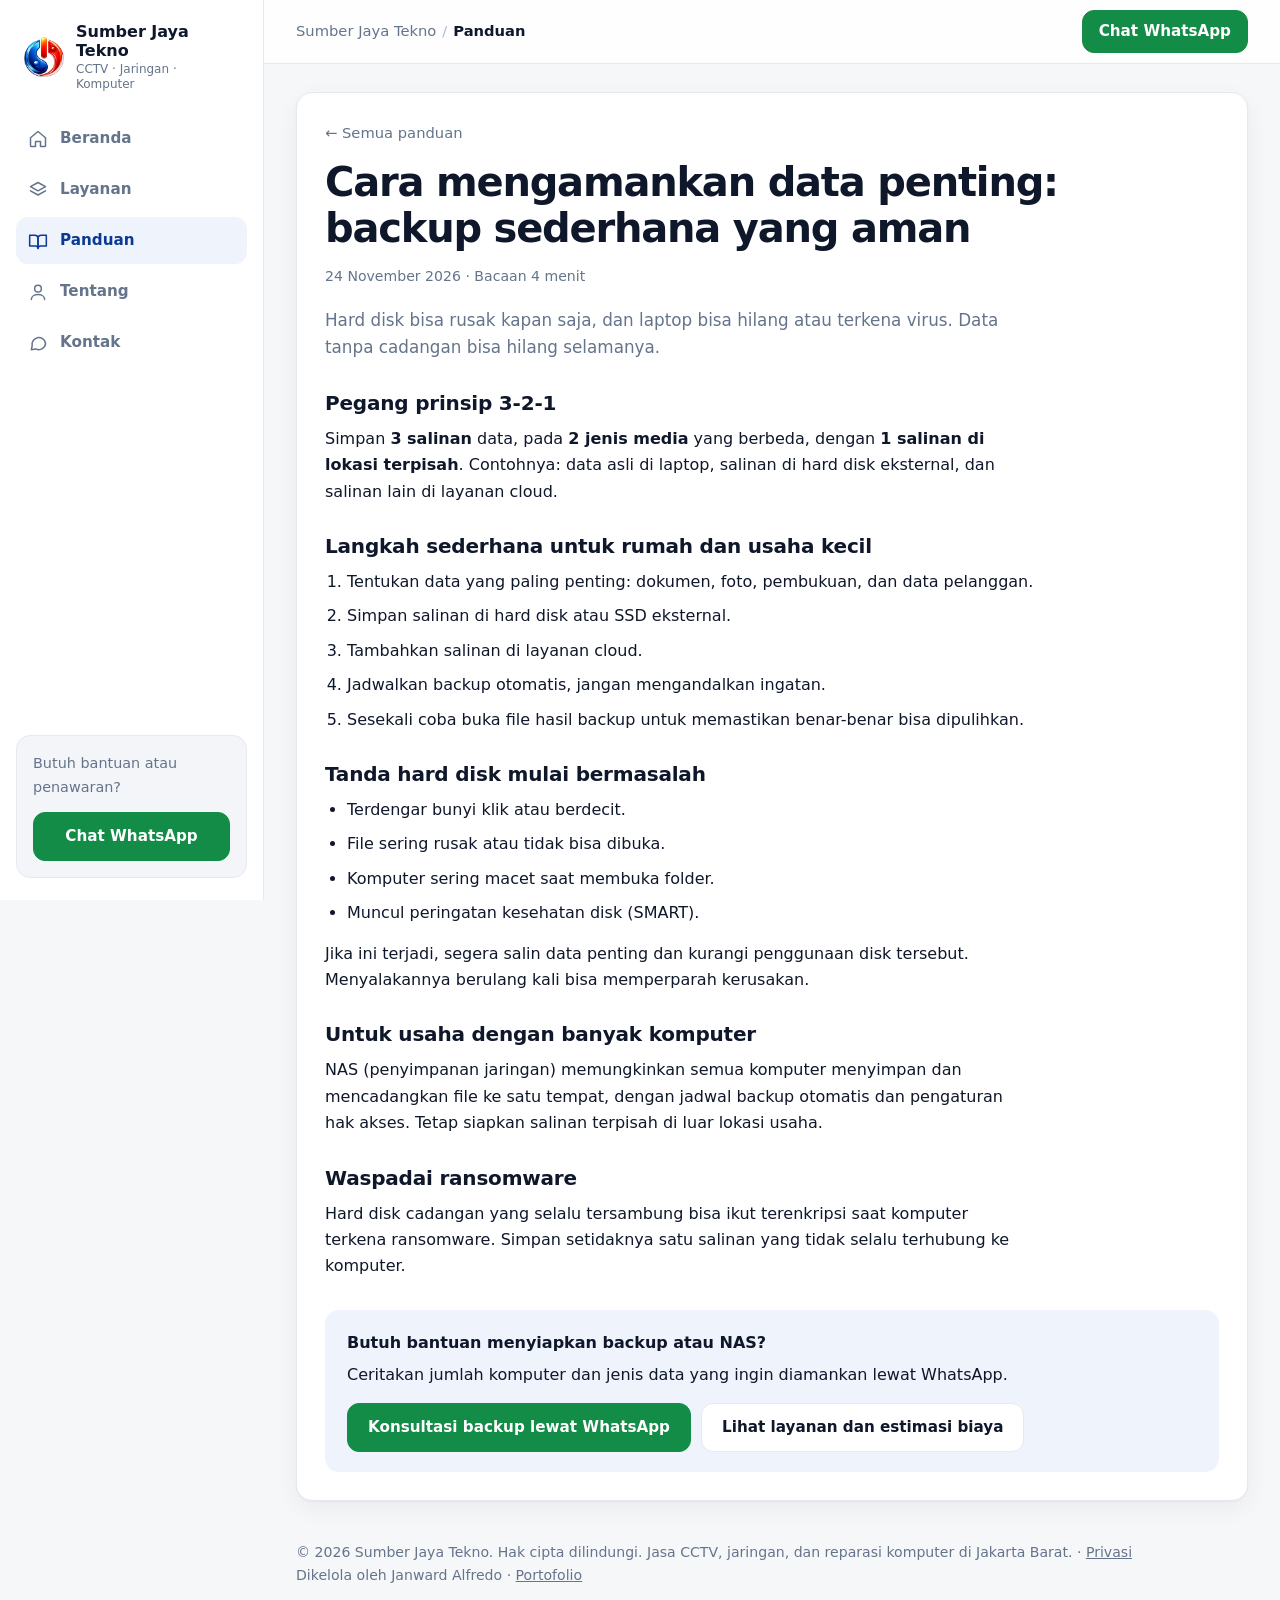
<file: panduan-backup-data.html>
<!DOCTYPE html>
<html lang="id">
<head>
<meta charset="utf-8">
<meta http-equiv="Content-Security-Policy" content="default-src 'self'; script-src 'self' 'sha256-pfgOMgfVZwm2ODyms34QYW9h8EwicylhV77q5LHK8c0='; style-src 'self' 'unsafe-inline' https://fonts.googleapis.com; font-src https://fonts.gstatic.com; img-src 'self' data:; connect-src 'none'; object-src 'none'; base-uri 'self'; form-action 'none'">
<meta name="viewport" content="width=device-width, initial-scale=1">
<title>Cara Mengamankan Data Penting: Backup Sederhana yang Aman | Sumber Jaya Tekno</title>
<meta name="description" content="Panduan backup data untuk rumah dan usaha kecil: prinsip 3-2-1, tanda hard disk bermasalah, NAS, dan waspada ransomware.">
<link rel="icon" type="image/png" sizes="384x384" href="favicon.png?v=10">
<meta property="og:type" content="website">
<meta property="og:site_name" content="Sumber Jaya Tekno">
<meta property="og:locale" content="id_ID">
<meta property="og:title" content="Cara Mengamankan Data Penting: Backup Sederhana yang Aman | Sumber Jaya Tekno">
<meta property="og:description" content="Panduan backup data untuk rumah dan usaha kecil: prinsip 3-2-1, tanda hard disk bermasalah, NAS, dan waspada ransomware.">
<meta property="og:image" content="https://sumberjayatekno.github.io/og-image.png">
<meta property="og:image:width" content="1200">
<meta property="og:image:height" content="630">
<meta name="twitter:card" content="summary_large_image">
<link rel="preconnect" href="https://fonts.googleapis.com"><link rel="preconnect" href="https://fonts.gstatic.com" crossorigin>
<link href="https://fonts.googleapis.com/css2?family=Inter:wght@400;500;600;700&display=swap" rel="stylesheet">
<meta name="theme-color" content="#ffffff">
<link rel="canonical" href="https://sumberjayatekno.github.io/panduan-backup-data.html">
<meta property="og:url" content="https://sumberjayatekno.github.io/panduan-backup-data.html">
<script>document.documentElement.className+=" js"</script>
<link rel="stylesheet" href="style.css?v=9">
</head>
<body>
<div class="app">
<aside class="side">
<a class="brand" href="index.html"><img src="logo-128.webp" alt="Logo Sumber Jaya Tekno" width="40" height="40"><span>Sumber Jaya Tekno<small>CCTV · Jaringan · Komputer</small></span></a>
<nav aria-label="Menu utama"><a href="index.html"><svg viewBox="0 0 24 24" width="20" height="20" fill="none" stroke="currentColor" stroke-width="1.8" stroke-linecap="round" stroke-linejoin="round" aria-hidden="true"><path d="M3 10.5 12 3l9 7.5V20a1 1 0 0 1-1 1h-5v-6H9v6H4a1 1 0 0 1-1-1z"/></svg><span>Beranda</span></a><a href="layanan.html"><svg viewBox="0 0 24 24" width="20" height="20" fill="none" stroke="currentColor" stroke-width="1.8" stroke-linecap="round" stroke-linejoin="round" aria-hidden="true"><path d="m12 3 9 5-9 5-9-5z"/><path d="m3 13 9 5 9-5"/></svg><span>Layanan</span></a><a href="panduan.html" aria-current="page"><svg viewBox="0 0 24 24" width="20" height="20" fill="none" stroke="currentColor" stroke-width="1.8" stroke-linecap="round" stroke-linejoin="round" aria-hidden="true"><path d="M2 5h6a4 4 0 0 1 4 4v12a3 3 0 0 0-3-3H2z"/><path d="M22 5h-6a4 4 0 0 0-4 4v12a3 3 0 0 1 3-3h7z"/></svg><span>Panduan</span></a><a href="tentang.html"><svg viewBox="0 0 24 24" width="20" height="20" fill="none" stroke="currentColor" stroke-width="1.8" stroke-linecap="round" stroke-linejoin="round" aria-hidden="true"><circle cx="12" cy="8" r="4"/><path d="M4 21c0-4 4-6 8-6s8 2 8 6"/></svg><span>Tentang</span></a><a href="kontak.html"><svg viewBox="0 0 24 24" width="20" height="20" fill="none" stroke="currentColor" stroke-width="1.8" stroke-linecap="round" stroke-linejoin="round" aria-hidden="true"><path d="M21 12a8 8 0 0 1-11.6 7.1L4 20l1-4.6A8 8 0 1 1 21 12z"/></svg><span>Kontak</span></a></nav>
<div class="side-cta"><p>Butuh bantuan atau penawaran?</p><a class="btn wa" href="https://wa.me/6285711471040?text=Halo%20Sumber%20Jaya%20Tekno%2C%20saya%20ingin%20bertanya%20tentang%20layanan%20Anda.">Chat WhatsApp</a></div>
</aside>
<div class="col">
<header class="bar"><a class="brand m-brand" href="index.html"><img src="logo-128.webp" alt="Logo Sumber Jaya Tekno" width="34" height="34"><span>Sumber Jaya Tekno</span></a><div class="crumb">Sumber Jaya Tekno<i>/</i><b>Panduan</b></div><a class="btn wa sm" href="https://wa.me/6285711471040?text=Halo%20Sumber%20Jaya%20Tekno%2C%20saya%20ingin%20bertanya%20tentang%20layanan%20Anda.">Chat WhatsApp</a></header>
<main>
<article class="page"><div class="wrap article">
<p class="back"><a href="panduan.html">&larr; Semua panduan</a></p>
<h1>Cara mengamankan data penting: backup sederhana yang aman</h1>
<p class="meta">24 November 2026 &middot; Bacaan 4 menit</p>
<p class="lead">Hard disk bisa rusak kapan saja, dan laptop bisa hilang atau terkena virus. Data tanpa cadangan bisa hilang selamanya.</p>
<h2>Pegang prinsip 3-2-1</h2>
<p>Simpan <strong>3 salinan</strong> data, pada <strong>2 jenis media</strong> yang berbeda, dengan <strong>1 salinan di lokasi terpisah</strong>. Contohnya: data asli di laptop, salinan di hard disk eksternal, dan salinan lain di layanan cloud.</p>
<h2>Langkah sederhana untuk rumah dan usaha kecil</h2>
<ol>
<li>Tentukan data yang paling penting: dokumen, foto, pembukuan, dan data pelanggan.</li>
<li>Simpan salinan di hard disk atau SSD eksternal.</li>
<li>Tambahkan salinan di layanan cloud.</li>
<li>Jadwalkan backup otomatis, jangan mengandalkan ingatan.</li>
<li>Sesekali coba buka file hasil backup untuk memastikan benar-benar bisa dipulihkan.</li>
</ol>
<h2>Tanda hard disk mulai bermasalah</h2>
<ul>
<li>Terdengar bunyi klik atau berdecit.</li>
<li>File sering rusak atau tidak bisa dibuka.</li>
<li>Komputer sering macet saat membuka folder.</li>
<li>Muncul peringatan kesehatan disk (SMART).</li>
</ul>
<p>Jika ini terjadi, segera salin data penting dan kurangi penggunaan disk tersebut. Menyalakannya berulang kali bisa memperparah kerusakan.</p>
<h2>Untuk usaha dengan banyak komputer</h2>
<p>NAS (penyimpanan jaringan) memungkinkan semua komputer menyimpan dan mencadangkan file ke satu tempat, dengan jadwal backup otomatis dan pengaturan hak akses. Tetap siapkan salinan terpisah di luar lokasi usaha.</p>
<h2>Waspadai ransomware</h2>
<p>Hard disk cadangan yang selalu tersambung bisa ikut terenkripsi saat komputer terkena ransomware. Simpan setidaknya satu salinan yang tidak selalu terhubung ke komputer.</p>
<div class="cta"><p><strong>Butuh bantuan menyiapkan backup atau NAS?</strong></p><p>Ceritakan jumlah komputer dan jenis data yang ingin diamankan lewat WhatsApp.</p><div class="btns"><a class="btn wa" href="https://wa.me/6285711471040?text=Halo%20Sumber%20Jaya%20Tekno%2C%20saya%20ingin%20konsultasi%20backup%20data%20atau%20NAS%20untuk%20komputer%20saya.">Konsultasi backup lewat WhatsApp</a><a class="btn" href="layanan.html">Lihat layanan dan estimasi biaya</a></div></div>
</div></article>
</main>
<footer><div class="wrap">© 2026 Sumber Jaya Tekno. Hak cipta dilindungi. Jasa CCTV, jaringan, dan reparasi komputer di Jakarta Barat. &middot; <a href="kontak.html#privasi">Privasi</a><br>Dikelola oleh Janward Alfredo &middot; <a href="https://janward.github.io/" rel="noopener">Portofolio</a></div></footer>
</div>
</div>
<a class="fab" href="https://wa.me/6285711471040?text=Halo%20Sumber%20Jaya%20Tekno%2C%20saya%20ingin%20bertanya%20tentang%20layanan%20Anda." aria-label="Chat WhatsApp dengan Sumber Jaya Tekno">Chat WhatsApp</a>
<script src="script.js?v=9" defer></script>
</body>
</html>
</file>
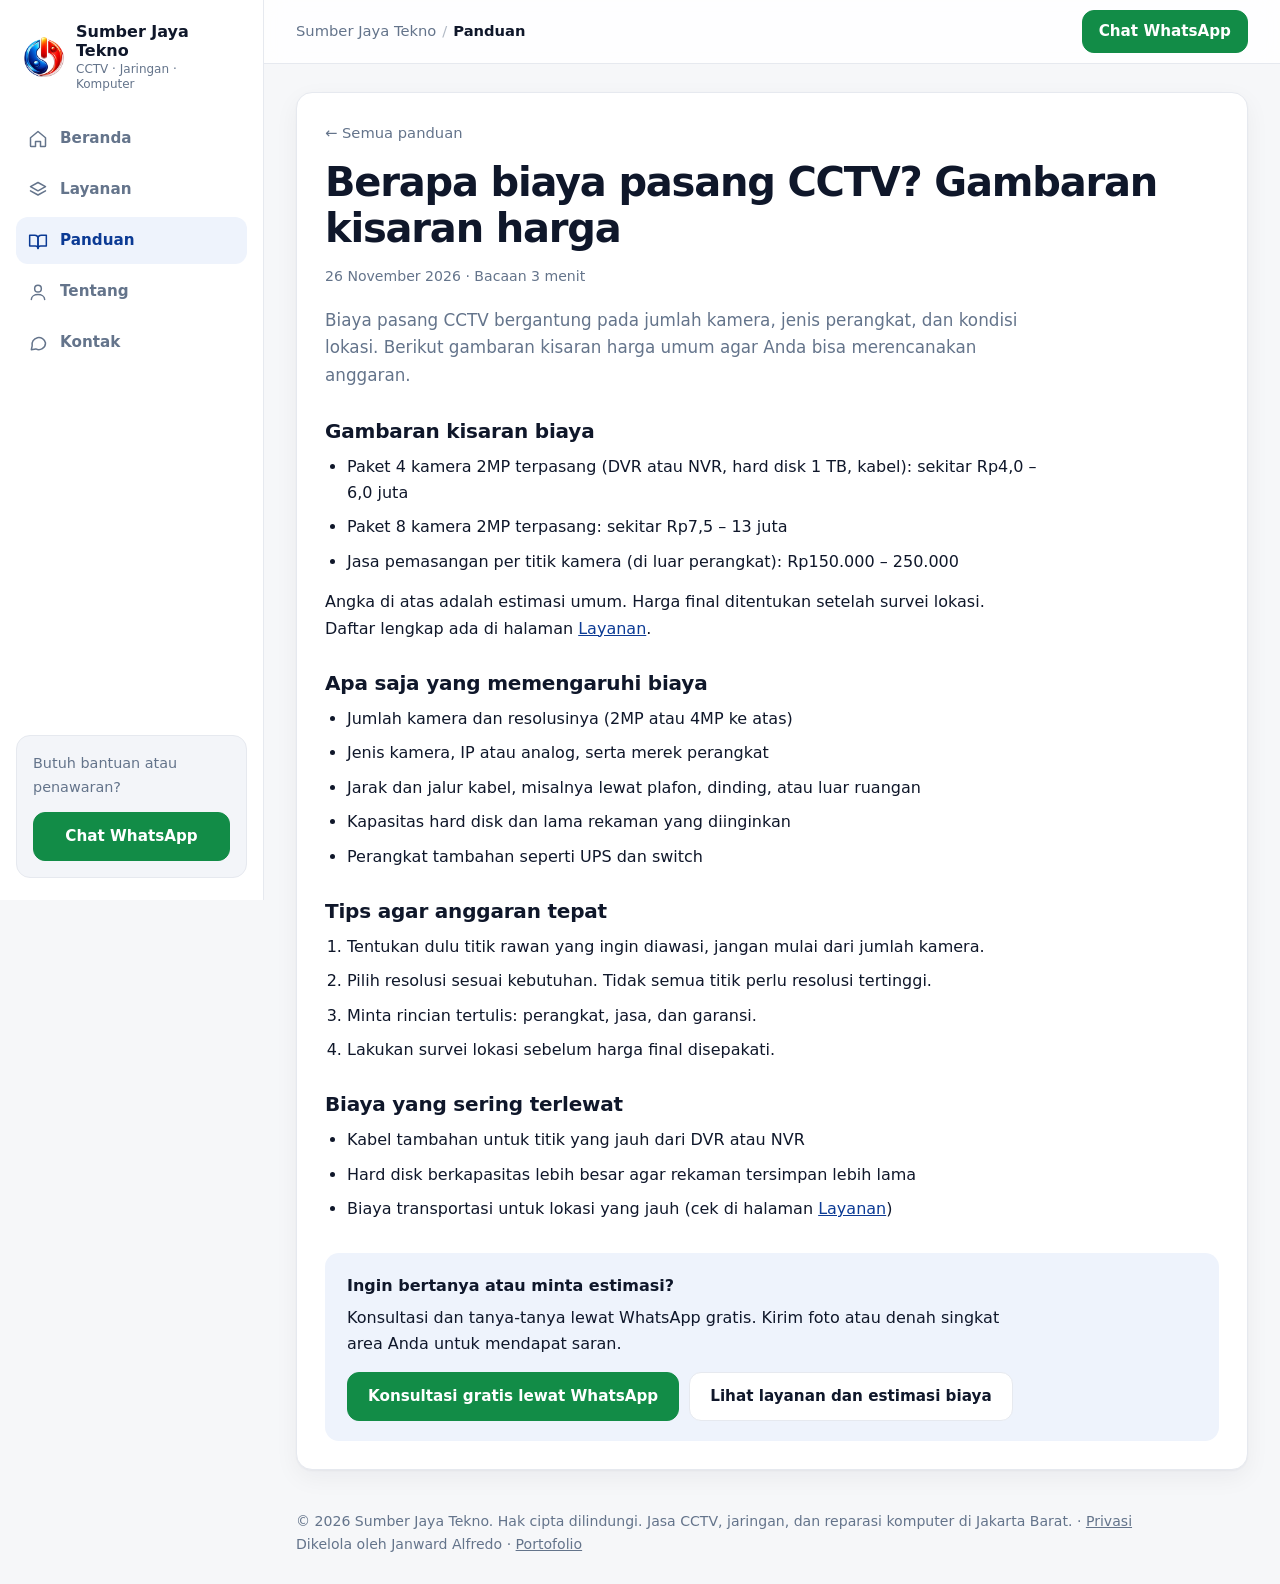
<file: panduan-biaya-cctv.html>
<!DOCTYPE html>
<html lang="id">
<head>
<meta charset="utf-8">
<meta http-equiv="Content-Security-Policy" content="default-src 'self'; script-src 'self' 'sha256-pfgOMgfVZwm2ODyms34QYW9h8EwicylhV77q5LHK8c0='; style-src 'self' 'unsafe-inline' https://fonts.googleapis.com; font-src https://fonts.gstatic.com; img-src 'self' data:; connect-src 'none'; object-src 'none'; base-uri 'self'; form-action 'none'">
<meta name="viewport" content="width=device-width, initial-scale=1">
<title>Berapa Biaya Pasang CCTV? Gambaran Kisaran Harga | Sumber Jaya Tekno</title>
<meta name="description" content="Gambaran kisaran biaya pasang CCTV untuk rumah dan toko, hal yang memengaruhi harga, dan tips agar anggaran tepat.">
<link rel="icon" type="image/png" sizes="384x384" href="favicon.png?v=10">
<meta property="og:type" content="website">
<meta property="og:site_name" content="Sumber Jaya Tekno">
<meta property="og:locale" content="id_ID">
<meta property="og:title" content="Berapa Biaya Pasang CCTV? Gambaran Kisaran Harga | Sumber Jaya Tekno">
<meta property="og:description" content="Gambaran kisaran biaya pasang CCTV untuk rumah dan toko, hal yang memengaruhi harga, dan tips agar anggaran tepat.">
<meta property="og:image" content="https://sumberjayatekno.github.io/og-image.png">
<meta property="og:image:width" content="1200">
<meta property="og:image:height" content="630">
<meta name="twitter:card" content="summary_large_image">
<link rel="preconnect" href="https://fonts.googleapis.com"><link rel="preconnect" href="https://fonts.gstatic.com" crossorigin>
<link href="https://fonts.googleapis.com/css2?family=Inter:wght@400;500;600;700&display=swap" rel="stylesheet">
<meta name="theme-color" content="#ffffff">
<link rel="canonical" href="https://sumberjayatekno.github.io/panduan-biaya-cctv.html">
<meta property="og:url" content="https://sumberjayatekno.github.io/panduan-biaya-cctv.html">
<script>document.documentElement.className+=" js"</script>
<link rel="stylesheet" href="style.css?v=9">
</head>
<body>
<div class="app">
<aside class="side">
<a class="brand" href="index.html"><img src="logo-128.webp" alt="Logo Sumber Jaya Tekno" width="40" height="40"><span>Sumber Jaya Tekno<small>CCTV · Jaringan · Komputer</small></span></a>
<nav aria-label="Menu utama"><a href="index.html"><svg viewBox="0 0 24 24" width="20" height="20" fill="none" stroke="currentColor" stroke-width="1.8" stroke-linecap="round" stroke-linejoin="round" aria-hidden="true"><path d="M3 10.5 12 3l9 7.5V20a1 1 0 0 1-1 1h-5v-6H9v6H4a1 1 0 0 1-1-1z"/></svg><span>Beranda</span></a><a href="layanan.html"><svg viewBox="0 0 24 24" width="20" height="20" fill="none" stroke="currentColor" stroke-width="1.8" stroke-linecap="round" stroke-linejoin="round" aria-hidden="true"><path d="m12 3 9 5-9 5-9-5z"/><path d="m3 13 9 5 9-5"/></svg><span>Layanan</span></a><a href="panduan.html" aria-current="page"><svg viewBox="0 0 24 24" width="20" height="20" fill="none" stroke="currentColor" stroke-width="1.8" stroke-linecap="round" stroke-linejoin="round" aria-hidden="true"><path d="M2 5h6a4 4 0 0 1 4 4v12a3 3 0 0 0-3-3H2z"/><path d="M22 5h-6a4 4 0 0 0-4 4v12a3 3 0 0 1 3-3h7z"/></svg><span>Panduan</span></a><a href="tentang.html"><svg viewBox="0 0 24 24" width="20" height="20" fill="none" stroke="currentColor" stroke-width="1.8" stroke-linecap="round" stroke-linejoin="round" aria-hidden="true"><circle cx="12" cy="8" r="4"/><path d="M4 21c0-4 4-6 8-6s8 2 8 6"/></svg><span>Tentang</span></a><a href="kontak.html"><svg viewBox="0 0 24 24" width="20" height="20" fill="none" stroke="currentColor" stroke-width="1.8" stroke-linecap="round" stroke-linejoin="round" aria-hidden="true"><path d="M21 12a8 8 0 0 1-11.6 7.1L4 20l1-4.6A8 8 0 1 1 21 12z"/></svg><span>Kontak</span></a></nav>
<div class="side-cta"><p>Butuh bantuan atau penawaran?</p><a class="btn wa" href="https://wa.me/6285711471040?text=Halo%20Sumber%20Jaya%20Tekno%2C%20saya%20ingin%20bertanya%20tentang%20layanan%20Anda.">Chat WhatsApp</a></div>
</aside>
<div class="col">
<header class="bar"><a class="brand m-brand" href="index.html"><img src="logo-128.webp" alt="Logo Sumber Jaya Tekno" width="34" height="34"><span>Sumber Jaya Tekno</span></a><div class="crumb">Sumber Jaya Tekno<i>/</i><b>Panduan</b></div><a class="btn wa sm" href="https://wa.me/6285711471040?text=Halo%20Sumber%20Jaya%20Tekno%2C%20saya%20ingin%20bertanya%20tentang%20layanan%20Anda.">Chat WhatsApp</a></header>
<main>
<article class="page"><div class="wrap article">
<p class="back"><a href="panduan.html">&larr; Semua panduan</a></p>
<h1>Berapa biaya pasang CCTV? Gambaran kisaran harga</h1>
<p class="meta">26 November 2026 &middot; Bacaan 3 menit</p>
<p class="lead">Biaya pasang CCTV bergantung pada jumlah kamera, jenis perangkat, dan kondisi lokasi. Berikut gambaran kisaran harga umum agar Anda bisa merencanakan anggaran.</p>
<h2>Gambaran kisaran biaya</h2>
<ul>
<li>Paket 4 kamera 2MP terpasang (DVR atau NVR, hard disk 1 TB, kabel): sekitar Rp4,0 &ndash; 6,0 juta</li>
<li>Paket 8 kamera 2MP terpasang: sekitar Rp7,5 &ndash; 13 juta</li>
<li>Jasa pemasangan per titik kamera (di luar perangkat): Rp150.000 &ndash; 250.000</li>
</ul>
<p>Angka di atas adalah estimasi umum. Harga final ditentukan setelah survei lokasi. Daftar lengkap ada di halaman <a href="layanan.html#rincian-biaya">Layanan</a>.</p>
<h2>Apa saja yang memengaruhi biaya</h2>
<ul>
<li>Jumlah kamera dan resolusinya (2MP atau 4MP ke atas)</li>
<li>Jenis kamera, IP atau analog, serta merek perangkat</li>
<li>Jarak dan jalur kabel, misalnya lewat plafon, dinding, atau luar ruangan</li>
<li>Kapasitas hard disk dan lama rekaman yang diinginkan</li>
<li>Perangkat tambahan seperti UPS dan switch</li>
</ul>
<h2>Tips agar anggaran tepat</h2>
<ol>
<li>Tentukan dulu titik rawan yang ingin diawasi, jangan mulai dari jumlah kamera.</li>
<li>Pilih resolusi sesuai kebutuhan. Tidak semua titik perlu resolusi tertinggi.</li>
<li>Minta rincian tertulis: perangkat, jasa, dan garansi.</li>
<li>Lakukan survei lokasi sebelum harga final disepakati.</li>
</ol>
<h2>Biaya yang sering terlewat</h2>
<ul>
<li>Kabel tambahan untuk titik yang jauh dari DVR atau NVR</li>
<li>Hard disk berkapasitas lebih besar agar rekaman tersimpan lebih lama</li>
<li>Biaya transportasi untuk lokasi yang jauh (cek di halaman <a href="layanan.html#biaya-kunjungan">Layanan</a>)</li>
</ul>
<div class="cta"><p><strong>Ingin bertanya atau minta estimasi?</strong></p><p>Konsultasi dan tanya-tanya lewat WhatsApp gratis. Kirim foto atau denah singkat area Anda untuk mendapat saran.</p><div class="btns"><a class="btn wa" href="https://wa.me/6285711471040?text=Halo%20Sumber%20Jaya%20Tekno%2C%20saya%20ingin%20berkonsultasi%20dan%20meminta%20estimasi%20biaya%20pasang%20CCTV.">Konsultasi gratis lewat WhatsApp</a><a class="btn" href="layanan.html">Lihat layanan dan estimasi biaya</a></div></div>
</div></article>
</main>
<footer><div class="wrap">© 2026 Sumber Jaya Tekno. Hak cipta dilindungi. Jasa CCTV, jaringan, dan reparasi komputer di Jakarta Barat. &middot; <a href="kontak.html#privasi">Privasi</a><br>Dikelola oleh Janward Alfredo &middot; <a href="https://janward.github.io/" rel="noopener">Portofolio</a></div></footer>
</div>
</div>
<a class="fab" href="https://wa.me/6285711471040?text=Halo%20Sumber%20Jaya%20Tekno%2C%20saya%20ingin%20bertanya%20tentang%20layanan%20Anda." aria-label="Chat WhatsApp dengan Sumber Jaya Tekno">Chat WhatsApp</a>
<script src="script.js?v=9" defer></script>
</body>
</html>
</file>
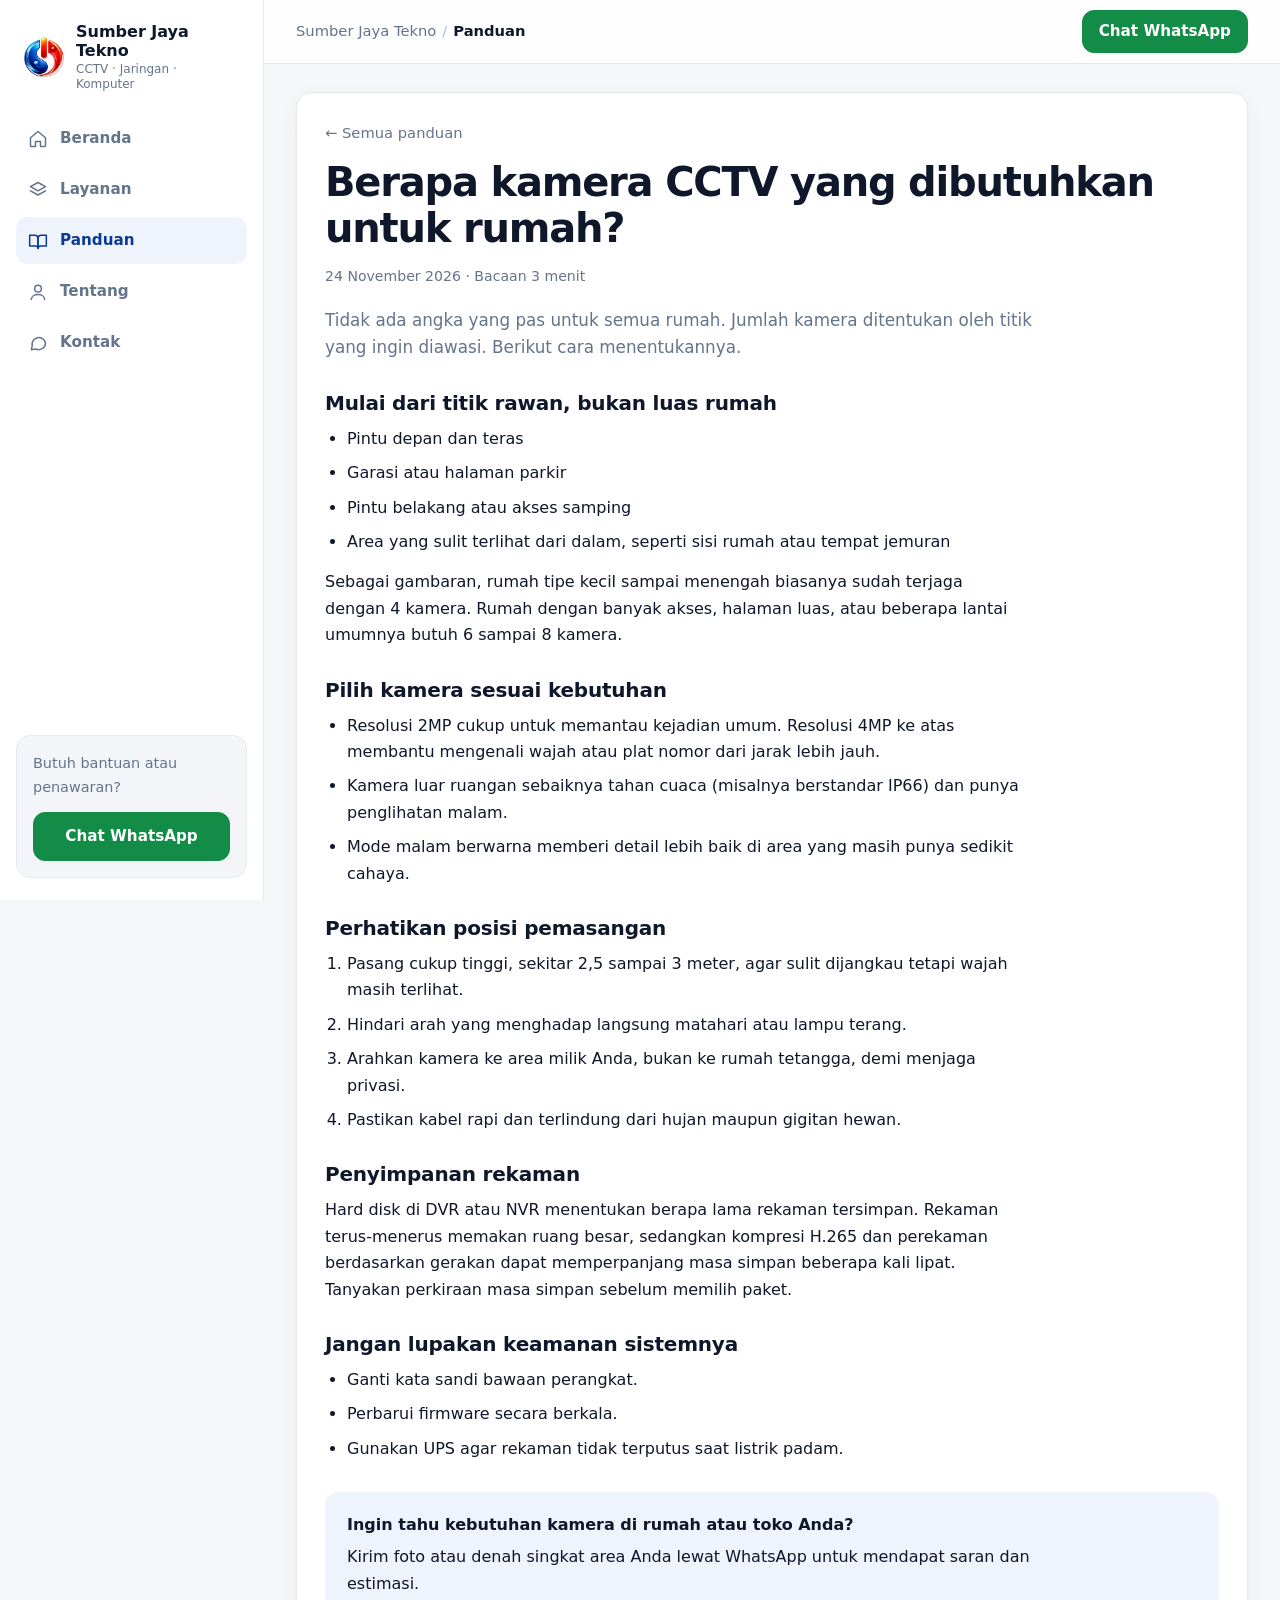
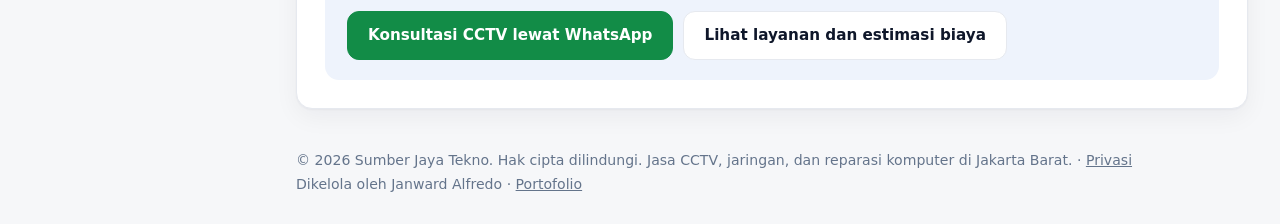
<file: panduan-cctv-rumah.html>
<!DOCTYPE html>
<html lang="id">
<head>
<meta charset="utf-8">
<meta http-equiv="Content-Security-Policy" content="default-src 'self'; script-src 'self' 'sha256-pfgOMgfVZwm2ODyms34QYW9h8EwicylhV77q5LHK8c0='; style-src 'self' 'unsafe-inline' https://fonts.googleapis.com; font-src https://fonts.gstatic.com; img-src 'self' data:; connect-src 'none'; object-src 'none'; base-uri 'self'; form-action 'none'">
<meta name="viewport" content="width=device-width, initial-scale=1">
<title>Berapa Kamera CCTV untuk Rumah? Panduan Jumlah dan Posisi | Sumber Jaya Tekno</title>
<meta name="description" content="Panduan menentukan jumlah dan posisi kamera CCTV untuk rumah, mulai dari titik rawan sampai kapasitas penyimpanan rekaman.">
<link rel="icon" type="image/png" sizes="384x384" href="favicon.png?v=10">
<meta property="og:type" content="website">
<meta property="og:site_name" content="Sumber Jaya Tekno">
<meta property="og:locale" content="id_ID">
<meta property="og:title" content="Berapa Kamera CCTV untuk Rumah? Panduan Jumlah dan Posisi | Sumber Jaya Tekno">
<meta property="og:description" content="Panduan menentukan jumlah dan posisi kamera CCTV untuk rumah, mulai dari titik rawan sampai kapasitas penyimpanan rekaman.">
<meta property="og:image" content="https://sumberjayatekno.github.io/og-image.png">
<meta property="og:image:width" content="1200">
<meta property="og:image:height" content="630">
<meta name="twitter:card" content="summary_large_image">
<link rel="preconnect" href="https://fonts.googleapis.com"><link rel="preconnect" href="https://fonts.gstatic.com" crossorigin>
<link href="https://fonts.googleapis.com/css2?family=Inter:wght@400;500;600;700&display=swap" rel="stylesheet">
<meta name="theme-color" content="#ffffff">
<link rel="canonical" href="https://sumberjayatekno.github.io/panduan-cctv-rumah.html">
<meta property="og:url" content="https://sumberjayatekno.github.io/panduan-cctv-rumah.html">
<script>document.documentElement.className+=" js"</script>
<link rel="stylesheet" href="style.css?v=9">
</head>
<body>
<div class="app">
<aside class="side">
<a class="brand" href="index.html"><img src="logo-128.webp" alt="Logo Sumber Jaya Tekno" width="40" height="40"><span>Sumber Jaya Tekno<small>CCTV · Jaringan · Komputer</small></span></a>
<nav aria-label="Menu utama"><a href="index.html"><svg viewBox="0 0 24 24" width="20" height="20" fill="none" stroke="currentColor" stroke-width="1.8" stroke-linecap="round" stroke-linejoin="round" aria-hidden="true"><path d="M3 10.5 12 3l9 7.5V20a1 1 0 0 1-1 1h-5v-6H9v6H4a1 1 0 0 1-1-1z"/></svg><span>Beranda</span></a><a href="layanan.html"><svg viewBox="0 0 24 24" width="20" height="20" fill="none" stroke="currentColor" stroke-width="1.8" stroke-linecap="round" stroke-linejoin="round" aria-hidden="true"><path d="m12 3 9 5-9 5-9-5z"/><path d="m3 13 9 5 9-5"/></svg><span>Layanan</span></a><a href="panduan.html" aria-current="page"><svg viewBox="0 0 24 24" width="20" height="20" fill="none" stroke="currentColor" stroke-width="1.8" stroke-linecap="round" stroke-linejoin="round" aria-hidden="true"><path d="M2 5h6a4 4 0 0 1 4 4v12a3 3 0 0 0-3-3H2z"/><path d="M22 5h-6a4 4 0 0 0-4 4v12a3 3 0 0 1 3-3h7z"/></svg><span>Panduan</span></a><a href="tentang.html"><svg viewBox="0 0 24 24" width="20" height="20" fill="none" stroke="currentColor" stroke-width="1.8" stroke-linecap="round" stroke-linejoin="round" aria-hidden="true"><circle cx="12" cy="8" r="4"/><path d="M4 21c0-4 4-6 8-6s8 2 8 6"/></svg><span>Tentang</span></a><a href="kontak.html"><svg viewBox="0 0 24 24" width="20" height="20" fill="none" stroke="currentColor" stroke-width="1.8" stroke-linecap="round" stroke-linejoin="round" aria-hidden="true"><path d="M21 12a8 8 0 0 1-11.6 7.1L4 20l1-4.6A8 8 0 1 1 21 12z"/></svg><span>Kontak</span></a></nav>
<div class="side-cta"><p>Butuh bantuan atau penawaran?</p><a class="btn wa" href="https://wa.me/6285711471040?text=Halo%20Sumber%20Jaya%20Tekno%2C%20saya%20ingin%20bertanya%20tentang%20layanan%20Anda.">Chat WhatsApp</a></div>
</aside>
<div class="col">
<header class="bar"><a class="brand m-brand" href="index.html"><img src="logo-128.webp" alt="Logo Sumber Jaya Tekno" width="34" height="34"><span>Sumber Jaya Tekno</span></a><div class="crumb">Sumber Jaya Tekno<i>/</i><b>Panduan</b></div><a class="btn wa sm" href="https://wa.me/6285711471040?text=Halo%20Sumber%20Jaya%20Tekno%2C%20saya%20ingin%20bertanya%20tentang%20layanan%20Anda.">Chat WhatsApp</a></header>
<main>
<article class="page"><div class="wrap article">
<p class="back"><a href="panduan.html">&larr; Semua panduan</a></p>
<h1>Berapa kamera CCTV yang dibutuhkan untuk rumah?</h1>
<p class="meta">24 November 2026 &middot; Bacaan 3 menit</p>
<p class="lead">Tidak ada angka yang pas untuk semua rumah. Jumlah kamera ditentukan oleh titik yang ingin diawasi. Berikut cara menentukannya.</p>
<h2>Mulai dari titik rawan, bukan luas rumah</h2>
<ul>
<li>Pintu depan dan teras</li>
<li>Garasi atau halaman parkir</li>
<li>Pintu belakang atau akses samping</li>
<li>Area yang sulit terlihat dari dalam, seperti sisi rumah atau tempat jemuran</li>
</ul>
<p>Sebagai gambaran, rumah tipe kecil sampai menengah biasanya sudah terjaga dengan 4 kamera. Rumah dengan banyak akses, halaman luas, atau beberapa lantai umumnya butuh 6 sampai 8 kamera.</p>
<h2>Pilih kamera sesuai kebutuhan</h2>
<ul>
<li>Resolusi 2MP cukup untuk memantau kejadian umum. Resolusi 4MP ke atas membantu mengenali wajah atau plat nomor dari jarak lebih jauh.</li>
<li>Kamera luar ruangan sebaiknya tahan cuaca (misalnya berstandar IP66) dan punya penglihatan malam.</li>
<li>Mode malam berwarna memberi detail lebih baik di area yang masih punya sedikit cahaya.</li>
</ul>
<h2>Perhatikan posisi pemasangan</h2>
<ol>
<li>Pasang cukup tinggi, sekitar 2,5 sampai 3 meter, agar sulit dijangkau tetapi wajah masih terlihat.</li>
<li>Hindari arah yang menghadap langsung matahari atau lampu terang.</li>
<li>Arahkan kamera ke area milik Anda, bukan ke rumah tetangga, demi menjaga privasi.</li>
<li>Pastikan kabel rapi dan terlindung dari hujan maupun gigitan hewan.</li>
</ol>
<h2>Penyimpanan rekaman</h2>
<p>Hard disk di DVR atau NVR menentukan berapa lama rekaman tersimpan. Rekaman terus-menerus memakan ruang besar, sedangkan kompresi H.265 dan perekaman berdasarkan gerakan dapat memperpanjang masa simpan beberapa kali lipat. Tanyakan perkiraan masa simpan sebelum memilih paket.</p>
<h2>Jangan lupakan keamanan sistemnya</h2>
<ul>
<li>Ganti kata sandi bawaan perangkat.</li>
<li>Perbarui firmware secara berkala.</li>
<li>Gunakan UPS agar rekaman tidak terputus saat listrik padam.</li>
</ul>
<div class="cta"><p><strong>Ingin tahu kebutuhan kamera di rumah atau toko Anda?</strong></p><p>Kirim foto atau denah singkat area Anda lewat WhatsApp untuk mendapat saran dan estimasi.</p><div class="btns"><a class="btn wa" href="https://wa.me/6285711471040?text=Halo%20Sumber%20Jaya%20Tekno%2C%20saya%20ingin%20berkonsultasi%20tentang%20pemasangan%20CCTV.">Konsultasi CCTV lewat WhatsApp</a><a class="btn" href="layanan.html">Lihat layanan dan estimasi biaya</a></div></div>
</div></article>
</main>
<footer><div class="wrap">© 2026 Sumber Jaya Tekno. Hak cipta dilindungi. Jasa CCTV, jaringan, dan reparasi komputer di Jakarta Barat. &middot; <a href="kontak.html#privasi">Privasi</a><br>Dikelola oleh Janward Alfredo &middot; <a href="https://janward.github.io/" rel="noopener">Portofolio</a></div></footer>
</div>
</div>
<a class="fab" href="https://wa.me/6285711471040?text=Halo%20Sumber%20Jaya%20Tekno%2C%20saya%20ingin%20bertanya%20tentang%20layanan%20Anda." aria-label="Chat WhatsApp dengan Sumber Jaya Tekno">Chat WhatsApp</a>
<script src="script.js?v=9" defer></script>
</body>
</html>
</file>
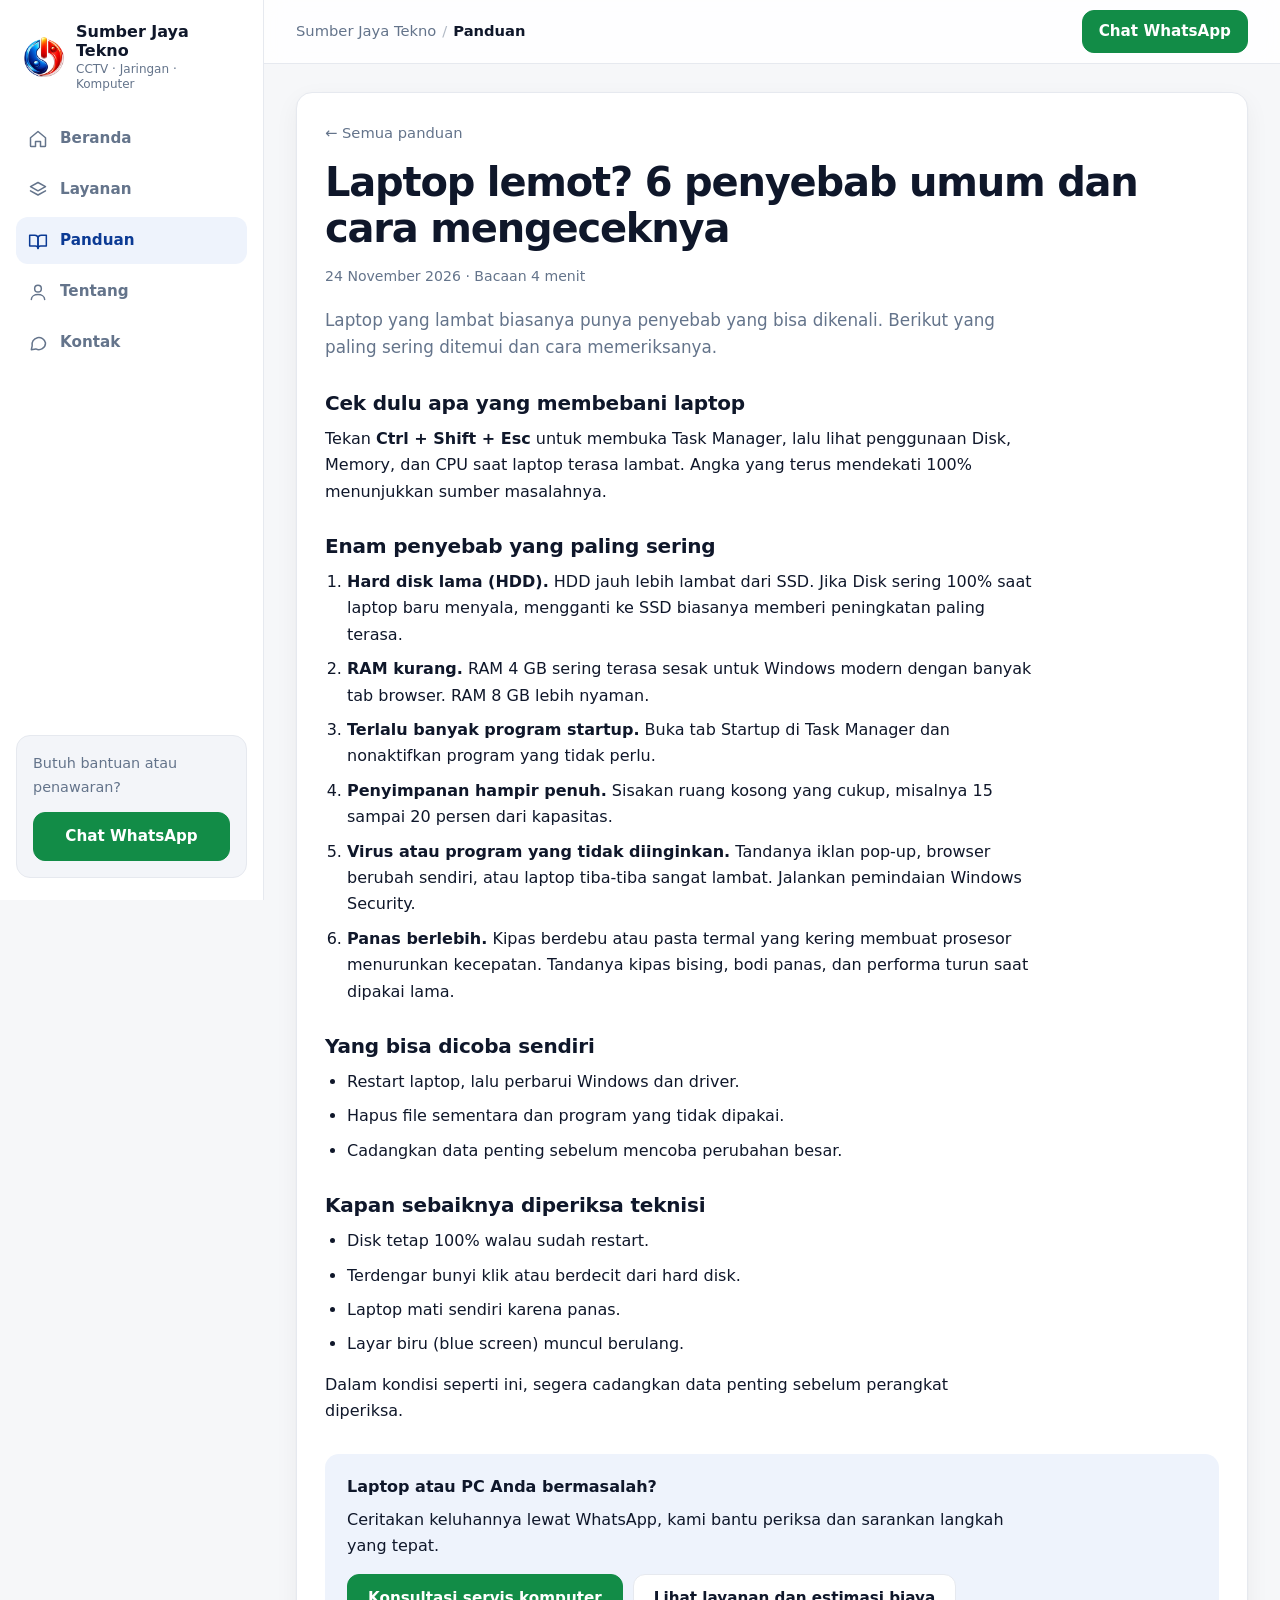
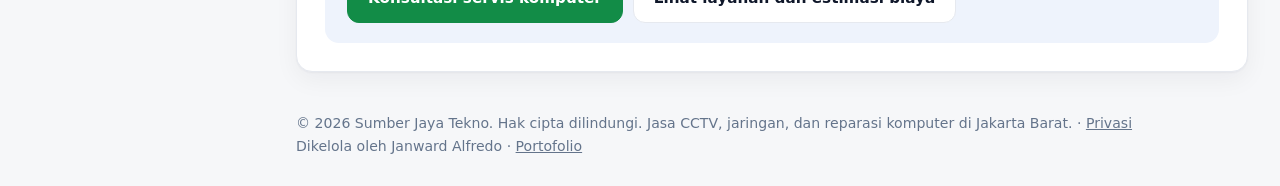
<file: panduan-laptop-lemot.html>
<!DOCTYPE html>
<html lang="id">
<head>
<meta charset="utf-8">
<meta http-equiv="Content-Security-Policy" content="default-src 'self'; script-src 'self' 'sha256-pfgOMgfVZwm2ODyms34QYW9h8EwicylhV77q5LHK8c0='; style-src 'self' 'unsafe-inline' https://fonts.googleapis.com; font-src https://fonts.gstatic.com; img-src 'self' data:; connect-src 'none'; object-src 'none'; base-uri 'self'; form-action 'none'">
<meta name="viewport" content="width=device-width, initial-scale=1">
<title>Laptop Lemot? 6 Penyebab Umum dan Cara Mengeceknya | Sumber Jaya Tekno</title>
<meta name="description" content="Penyebab laptop lambat, dari hard disk dan RAM sampai panas berlebih, lengkap dengan cara memeriksanya sendiri.">
<link rel="icon" type="image/png" sizes="384x384" href="favicon.png?v=10">
<meta property="og:type" content="website">
<meta property="og:site_name" content="Sumber Jaya Tekno">
<meta property="og:locale" content="id_ID">
<meta property="og:title" content="Laptop Lemot? 6 Penyebab Umum dan Cara Mengeceknya | Sumber Jaya Tekno">
<meta property="og:description" content="Penyebab laptop lambat, dari hard disk dan RAM sampai panas berlebih, lengkap dengan cara memeriksanya sendiri.">
<meta property="og:image" content="https://sumberjayatekno.github.io/og-image.png">
<meta property="og:image:width" content="1200">
<meta property="og:image:height" content="630">
<meta name="twitter:card" content="summary_large_image">
<link rel="preconnect" href="https://fonts.googleapis.com"><link rel="preconnect" href="https://fonts.gstatic.com" crossorigin>
<link href="https://fonts.googleapis.com/css2?family=Inter:wght@400;500;600;700&display=swap" rel="stylesheet">
<meta name="theme-color" content="#ffffff">
<link rel="canonical" href="https://sumberjayatekno.github.io/panduan-laptop-lemot.html">
<meta property="og:url" content="https://sumberjayatekno.github.io/panduan-laptop-lemot.html">
<script>document.documentElement.className+=" js"</script>
<link rel="stylesheet" href="style.css?v=9">
</head>
<body>
<div class="app">
<aside class="side">
<a class="brand" href="index.html"><img src="logo-128.webp" alt="Logo Sumber Jaya Tekno" width="40" height="40"><span>Sumber Jaya Tekno<small>CCTV · Jaringan · Komputer</small></span></a>
<nav aria-label="Menu utama"><a href="index.html"><svg viewBox="0 0 24 24" width="20" height="20" fill="none" stroke="currentColor" stroke-width="1.8" stroke-linecap="round" stroke-linejoin="round" aria-hidden="true"><path d="M3 10.5 12 3l9 7.5V20a1 1 0 0 1-1 1h-5v-6H9v6H4a1 1 0 0 1-1-1z"/></svg><span>Beranda</span></a><a href="layanan.html"><svg viewBox="0 0 24 24" width="20" height="20" fill="none" stroke="currentColor" stroke-width="1.8" stroke-linecap="round" stroke-linejoin="round" aria-hidden="true"><path d="m12 3 9 5-9 5-9-5z"/><path d="m3 13 9 5 9-5"/></svg><span>Layanan</span></a><a href="panduan.html" aria-current="page"><svg viewBox="0 0 24 24" width="20" height="20" fill="none" stroke="currentColor" stroke-width="1.8" stroke-linecap="round" stroke-linejoin="round" aria-hidden="true"><path d="M2 5h6a4 4 0 0 1 4 4v12a3 3 0 0 0-3-3H2z"/><path d="M22 5h-6a4 4 0 0 0-4 4v12a3 3 0 0 1 3-3h7z"/></svg><span>Panduan</span></a><a href="tentang.html"><svg viewBox="0 0 24 24" width="20" height="20" fill="none" stroke="currentColor" stroke-width="1.8" stroke-linecap="round" stroke-linejoin="round" aria-hidden="true"><circle cx="12" cy="8" r="4"/><path d="M4 21c0-4 4-6 8-6s8 2 8 6"/></svg><span>Tentang</span></a><a href="kontak.html"><svg viewBox="0 0 24 24" width="20" height="20" fill="none" stroke="currentColor" stroke-width="1.8" stroke-linecap="round" stroke-linejoin="round" aria-hidden="true"><path d="M21 12a8 8 0 0 1-11.6 7.1L4 20l1-4.6A8 8 0 1 1 21 12z"/></svg><span>Kontak</span></a></nav>
<div class="side-cta"><p>Butuh bantuan atau penawaran?</p><a class="btn wa" href="https://wa.me/6285711471040?text=Halo%20Sumber%20Jaya%20Tekno%2C%20saya%20ingin%20bertanya%20tentang%20layanan%20Anda.">Chat WhatsApp</a></div>
</aside>
<div class="col">
<header class="bar"><a class="brand m-brand" href="index.html"><img src="logo-128.webp" alt="Logo Sumber Jaya Tekno" width="34" height="34"><span>Sumber Jaya Tekno</span></a><div class="crumb">Sumber Jaya Tekno<i>/</i><b>Panduan</b></div><a class="btn wa sm" href="https://wa.me/6285711471040?text=Halo%20Sumber%20Jaya%20Tekno%2C%20saya%20ingin%20bertanya%20tentang%20layanan%20Anda.">Chat WhatsApp</a></header>
<main>
<article class="page"><div class="wrap article">
<p class="back"><a href="panduan.html">&larr; Semua panduan</a></p>
<h1>Laptop lemot? 6 penyebab umum dan cara mengeceknya</h1>
<p class="meta">24 November 2026 &middot; Bacaan 4 menit</p>
<p class="lead">Laptop yang lambat biasanya punya penyebab yang bisa dikenali. Berikut yang paling sering ditemui dan cara memeriksanya.</p>
<h2>Cek dulu apa yang membebani laptop</h2>
<p>Tekan <strong>Ctrl + Shift + Esc</strong> untuk membuka Task Manager, lalu lihat penggunaan Disk, Memory, dan CPU saat laptop terasa lambat. Angka yang terus mendekati 100% menunjukkan sumber masalahnya.</p>
<h2>Enam penyebab yang paling sering</h2>
<ol>
<li><strong>Hard disk lama (HDD).</strong> HDD jauh lebih lambat dari SSD. Jika Disk sering 100% saat laptop baru menyala, mengganti ke SSD biasanya memberi peningkatan paling terasa.</li>
<li><strong>RAM kurang.</strong> RAM 4 GB sering terasa sesak untuk Windows modern dengan banyak tab browser. RAM 8 GB lebih nyaman.</li>
<li><strong>Terlalu banyak program startup.</strong> Buka tab Startup di Task Manager dan nonaktifkan program yang tidak perlu.</li>
<li><strong>Penyimpanan hampir penuh.</strong> Sisakan ruang kosong yang cukup, misalnya 15 sampai 20 persen dari kapasitas.</li>
<li><strong>Virus atau program yang tidak diinginkan.</strong> Tandanya iklan pop-up, browser berubah sendiri, atau laptop tiba-tiba sangat lambat. Jalankan pemindaian Windows Security.</li>
<li><strong>Panas berlebih.</strong> Kipas berdebu atau pasta termal yang kering membuat prosesor menurunkan kecepatan. Tandanya kipas bising, bodi panas, dan performa turun saat dipakai lama.</li>
</ol>
<h2>Yang bisa dicoba sendiri</h2>
<ul>
<li>Restart laptop, lalu perbarui Windows dan driver.</li>
<li>Hapus file sementara dan program yang tidak dipakai.</li>
<li>Cadangkan data penting sebelum mencoba perubahan besar.</li>
</ul>
<h2>Kapan sebaiknya diperiksa teknisi</h2>
<ul>
<li>Disk tetap 100% walau sudah restart.</li>
<li>Terdengar bunyi klik atau berdecit dari hard disk.</li>
<li>Laptop mati sendiri karena panas.</li>
<li>Layar biru (blue screen) muncul berulang.</li>
</ul>
<p>Dalam kondisi seperti ini, segera cadangkan data penting sebelum perangkat diperiksa.</p>
<div class="cta"><p><strong>Laptop atau PC Anda bermasalah?</strong></p><p>Ceritakan keluhannya lewat WhatsApp, kami bantu periksa dan sarankan langkah yang tepat.</p><div class="btns"><a class="btn wa" href="https://wa.me/6285711471040?text=Halo%20Sumber%20Jaya%20Tekno%2C%20laptop%20saya%20lemot%2C%20saya%20ingin%20konsultasi%20service%20komputer.">Konsultasi servis komputer</a><a class="btn" href="layanan.html">Lihat layanan dan estimasi biaya</a></div></div>
</div></article>
</main>
<footer><div class="wrap">© 2026 Sumber Jaya Tekno. Hak cipta dilindungi. Jasa CCTV, jaringan, dan reparasi komputer di Jakarta Barat. &middot; <a href="kontak.html#privasi">Privasi</a><br>Dikelola oleh Janward Alfredo &middot; <a href="https://janward.github.io/" rel="noopener">Portofolio</a></div></footer>
</div>
</div>
<a class="fab" href="https://wa.me/6285711471040?text=Halo%20Sumber%20Jaya%20Tekno%2C%20saya%20ingin%20bertanya%20tentang%20layanan%20Anda." aria-label="Chat WhatsApp dengan Sumber Jaya Tekno">Chat WhatsApp</a>
<script src="script.js?v=9" defer></script>
</body>
</html>
</file>
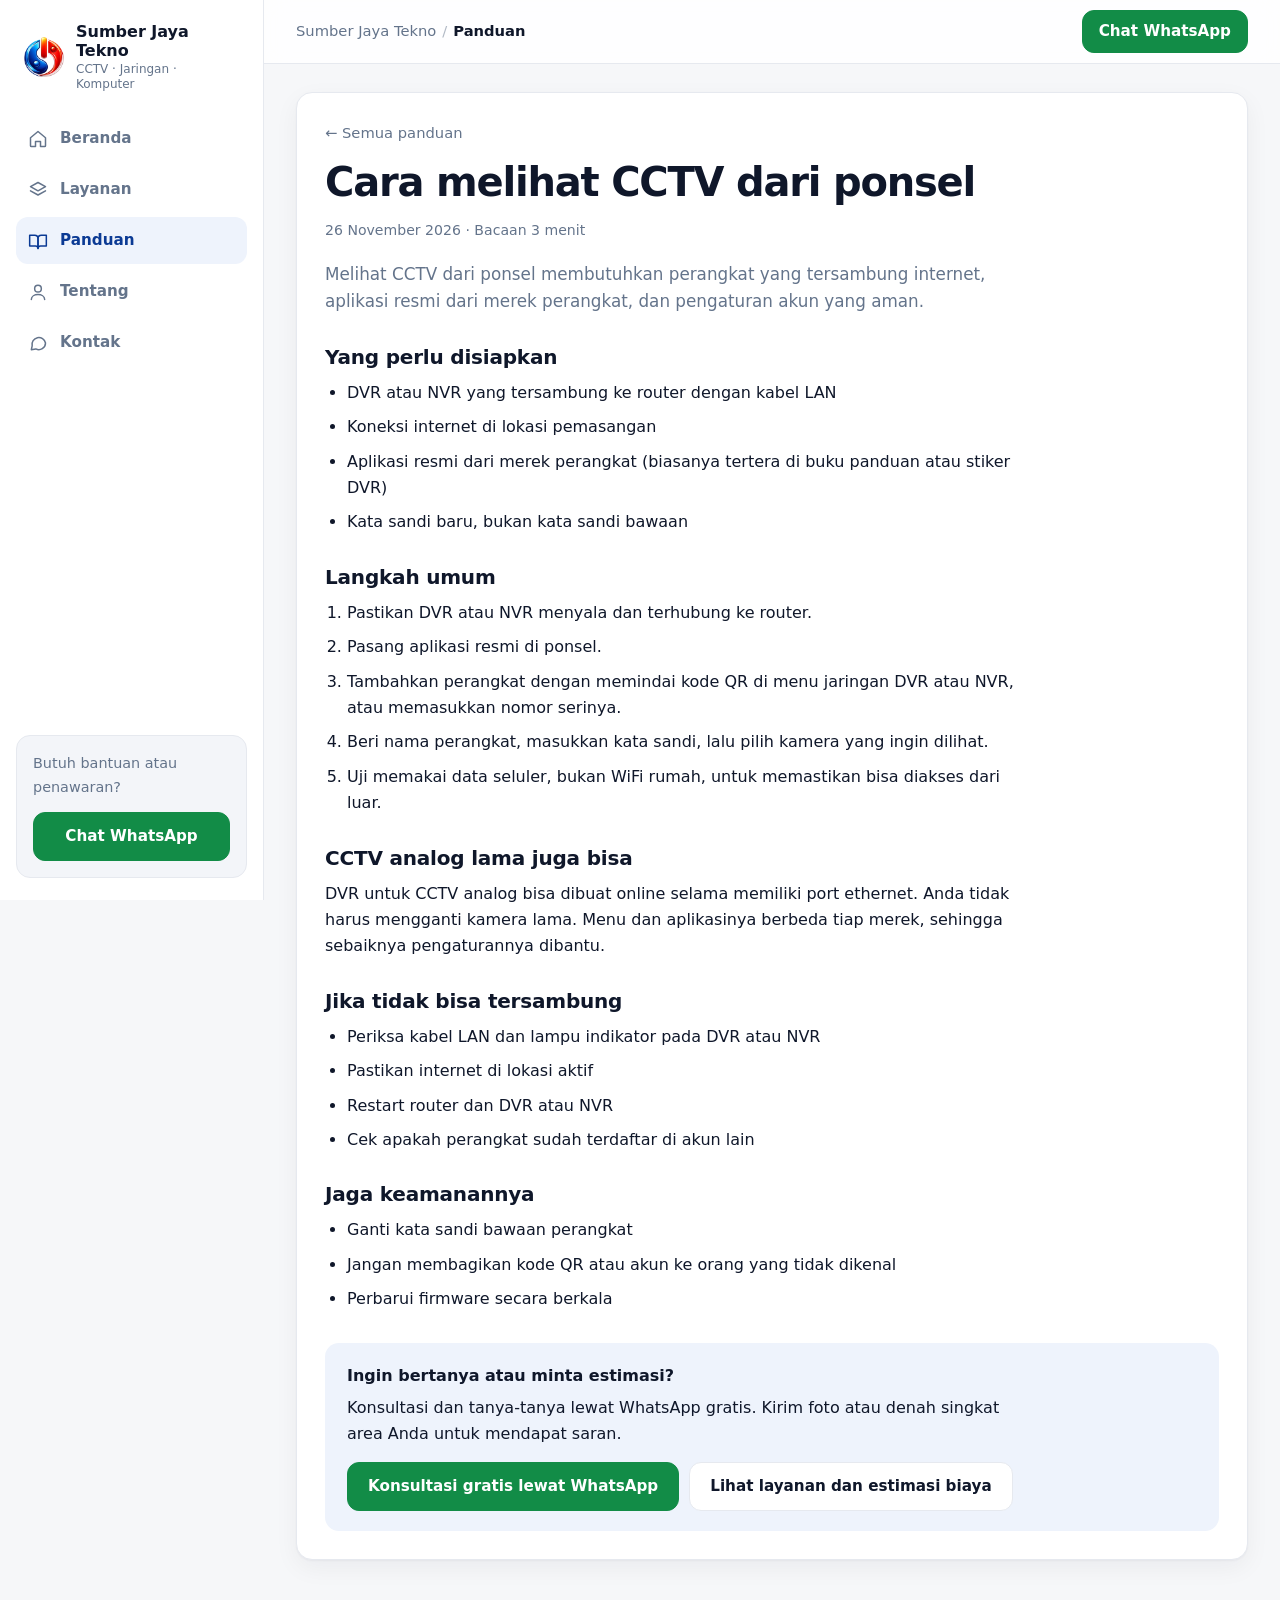
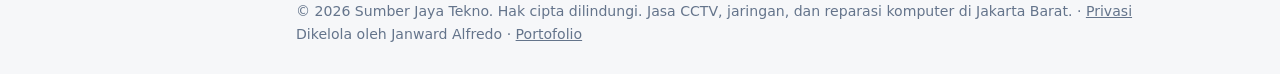
<file: panduan-lihat-cctv-di-hp.html>
<!DOCTYPE html>
<html lang="id">
<head>
<meta charset="utf-8">
<meta http-equiv="Content-Security-Policy" content="default-src 'self'; script-src 'self' 'sha256-pfgOMgfVZwm2ODyms34QYW9h8EwicylhV77q5LHK8c0='; style-src 'self' 'unsafe-inline' https://fonts.googleapis.com; font-src https://fonts.gstatic.com; img-src 'self' data:; connect-src 'none'; object-src 'none'; base-uri 'self'; form-action 'none'">
<meta name="viewport" content="width=device-width, initial-scale=1">
<title>Cara Melihat CCTV dari Ponsel | Sumber Jaya Tekno</title>
<meta name="description" content="Langkah umum melihat CCTV dari ponsel, termasuk DVR analog lama, apa yang perlu disiapkan, dan cara mengatasi bila tidak tersambung.">
<link rel="icon" type="image/png" sizes="384x384" href="favicon.png?v=10">
<meta property="og:type" content="website">
<meta property="og:site_name" content="Sumber Jaya Tekno">
<meta property="og:locale" content="id_ID">
<meta property="og:title" content="Cara Melihat CCTV dari Ponsel | Sumber Jaya Tekno">
<meta property="og:description" content="Langkah umum melihat CCTV dari ponsel, termasuk DVR analog lama, apa yang perlu disiapkan, dan cara mengatasi bila tidak tersambung.">
<meta property="og:image" content="https://sumberjayatekno.github.io/og-image.png">
<meta property="og:image:width" content="1200">
<meta property="og:image:height" content="630">
<meta name="twitter:card" content="summary_large_image">
<link rel="preconnect" href="https://fonts.googleapis.com"><link rel="preconnect" href="https://fonts.gstatic.com" crossorigin>
<link href="https://fonts.googleapis.com/css2?family=Inter:wght@400;500;600;700&display=swap" rel="stylesheet">
<meta name="theme-color" content="#ffffff">
<link rel="canonical" href="https://sumberjayatekno.github.io/panduan-lihat-cctv-di-hp.html">
<meta property="og:url" content="https://sumberjayatekno.github.io/panduan-lihat-cctv-di-hp.html">
<script>document.documentElement.className+=" js"</script>
<link rel="stylesheet" href="style.css?v=9">
</head>
<body>
<div class="app">
<aside class="side">
<a class="brand" href="index.html"><img src="logo-128.webp" alt="Logo Sumber Jaya Tekno" width="40" height="40"><span>Sumber Jaya Tekno<small>CCTV · Jaringan · Komputer</small></span></a>
<nav aria-label="Menu utama"><a href="index.html"><svg viewBox="0 0 24 24" width="20" height="20" fill="none" stroke="currentColor" stroke-width="1.8" stroke-linecap="round" stroke-linejoin="round" aria-hidden="true"><path d="M3 10.5 12 3l9 7.5V20a1 1 0 0 1-1 1h-5v-6H9v6H4a1 1 0 0 1-1-1z"/></svg><span>Beranda</span></a><a href="layanan.html"><svg viewBox="0 0 24 24" width="20" height="20" fill="none" stroke="currentColor" stroke-width="1.8" stroke-linecap="round" stroke-linejoin="round" aria-hidden="true"><path d="m12 3 9 5-9 5-9-5z"/><path d="m3 13 9 5 9-5"/></svg><span>Layanan</span></a><a href="panduan.html" aria-current="page"><svg viewBox="0 0 24 24" width="20" height="20" fill="none" stroke="currentColor" stroke-width="1.8" stroke-linecap="round" stroke-linejoin="round" aria-hidden="true"><path d="M2 5h6a4 4 0 0 1 4 4v12a3 3 0 0 0-3-3H2z"/><path d="M22 5h-6a4 4 0 0 0-4 4v12a3 3 0 0 1 3-3h7z"/></svg><span>Panduan</span></a><a href="tentang.html"><svg viewBox="0 0 24 24" width="20" height="20" fill="none" stroke="currentColor" stroke-width="1.8" stroke-linecap="round" stroke-linejoin="round" aria-hidden="true"><circle cx="12" cy="8" r="4"/><path d="M4 21c0-4 4-6 8-6s8 2 8 6"/></svg><span>Tentang</span></a><a href="kontak.html"><svg viewBox="0 0 24 24" width="20" height="20" fill="none" stroke="currentColor" stroke-width="1.8" stroke-linecap="round" stroke-linejoin="round" aria-hidden="true"><path d="M21 12a8 8 0 0 1-11.6 7.1L4 20l1-4.6A8 8 0 1 1 21 12z"/></svg><span>Kontak</span></a></nav>
<div class="side-cta"><p>Butuh bantuan atau penawaran?</p><a class="btn wa" href="https://wa.me/6285711471040?text=Halo%20Sumber%20Jaya%20Tekno%2C%20saya%20ingin%20bertanya%20tentang%20layanan%20Anda.">Chat WhatsApp</a></div>
</aside>
<div class="col">
<header class="bar"><a class="brand m-brand" href="index.html"><img src="logo-128.webp" alt="Logo Sumber Jaya Tekno" width="34" height="34"><span>Sumber Jaya Tekno</span></a><div class="crumb">Sumber Jaya Tekno<i>/</i><b>Panduan</b></div><a class="btn wa sm" href="https://wa.me/6285711471040?text=Halo%20Sumber%20Jaya%20Tekno%2C%20saya%20ingin%20bertanya%20tentang%20layanan%20Anda.">Chat WhatsApp</a></header>
<main>
<article class="page"><div class="wrap article">
<p class="back"><a href="panduan.html">&larr; Semua panduan</a></p>
<h1>Cara melihat CCTV dari ponsel</h1>
<p class="meta">26 November 2026 &middot; Bacaan 3 menit</p>
<p class="lead">Melihat CCTV dari ponsel membutuhkan perangkat yang tersambung internet, aplikasi resmi dari merek perangkat, dan pengaturan akun yang aman.</p>
<h2>Yang perlu disiapkan</h2>
<ul>
<li>DVR atau NVR yang tersambung ke router dengan kabel LAN</li>
<li>Koneksi internet di lokasi pemasangan</li>
<li>Aplikasi resmi dari merek perangkat (biasanya tertera di buku panduan atau stiker DVR)</li>
<li>Kata sandi baru, bukan kata sandi bawaan</li>
</ul>
<h2>Langkah umum</h2>
<ol>
<li>Pastikan DVR atau NVR menyala dan terhubung ke router.</li>
<li>Pasang aplikasi resmi di ponsel.</li>
<li>Tambahkan perangkat dengan memindai kode QR di menu jaringan DVR atau NVR, atau memasukkan nomor serinya.</li>
<li>Beri nama perangkat, masukkan kata sandi, lalu pilih kamera yang ingin dilihat.</li>
<li>Uji memakai data seluler, bukan WiFi rumah, untuk memastikan bisa diakses dari luar.</li>
</ol>
<h2>CCTV analog lama juga bisa</h2>
<p>DVR untuk CCTV analog bisa dibuat online selama memiliki port ethernet. Anda tidak harus mengganti kamera lama. Menu dan aplikasinya berbeda tiap merek, sehingga sebaiknya pengaturannya dibantu.</p>
<h2>Jika tidak bisa tersambung</h2>
<ul>
<li>Periksa kabel LAN dan lampu indikator pada DVR atau NVR</li>
<li>Pastikan internet di lokasi aktif</li>
<li>Restart router dan DVR atau NVR</li>
<li>Cek apakah perangkat sudah terdaftar di akun lain</li>
</ul>
<h2>Jaga keamanannya</h2>
<ul>
<li>Ganti kata sandi bawaan perangkat</li>
<li>Jangan membagikan kode QR atau akun ke orang yang tidak dikenal</li>
<li>Perbarui firmware secara berkala</li>
</ul>
<div class="cta"><p><strong>Ingin bertanya atau minta estimasi?</strong></p><p>Konsultasi dan tanya-tanya lewat WhatsApp gratis. Kirim foto atau denah singkat area Anda untuk mendapat saran.</p><div class="btns"><a class="btn wa" href="https://wa.me/6285711471040?text=Halo%20Sumber%20Jaya%20Tekno%2C%20saya%20ingin%20bertanya%20cara%20agar%20CCTV%20bisa%20dilihat%20dari%20ponsel.">Konsultasi gratis lewat WhatsApp</a><a class="btn" href="layanan.html">Lihat layanan dan estimasi biaya</a></div></div>
</div></article>
</main>
<footer><div class="wrap">© 2026 Sumber Jaya Tekno. Hak cipta dilindungi. Jasa CCTV, jaringan, dan reparasi komputer di Jakarta Barat. &middot; <a href="kontak.html#privasi">Privasi</a><br>Dikelola oleh Janward Alfredo &middot; <a href="https://janward.github.io/" rel="noopener">Portofolio</a></div></footer>
</div>
</div>
<a class="fab" href="https://wa.me/6285711471040?text=Halo%20Sumber%20Jaya%20Tekno%2C%20saya%20ingin%20bertanya%20tentang%20layanan%20Anda." aria-label="Chat WhatsApp dengan Sumber Jaya Tekno">Chat WhatsApp</a>
<script src="script.js?v=9" defer></script>
</body>
</html>
</file>
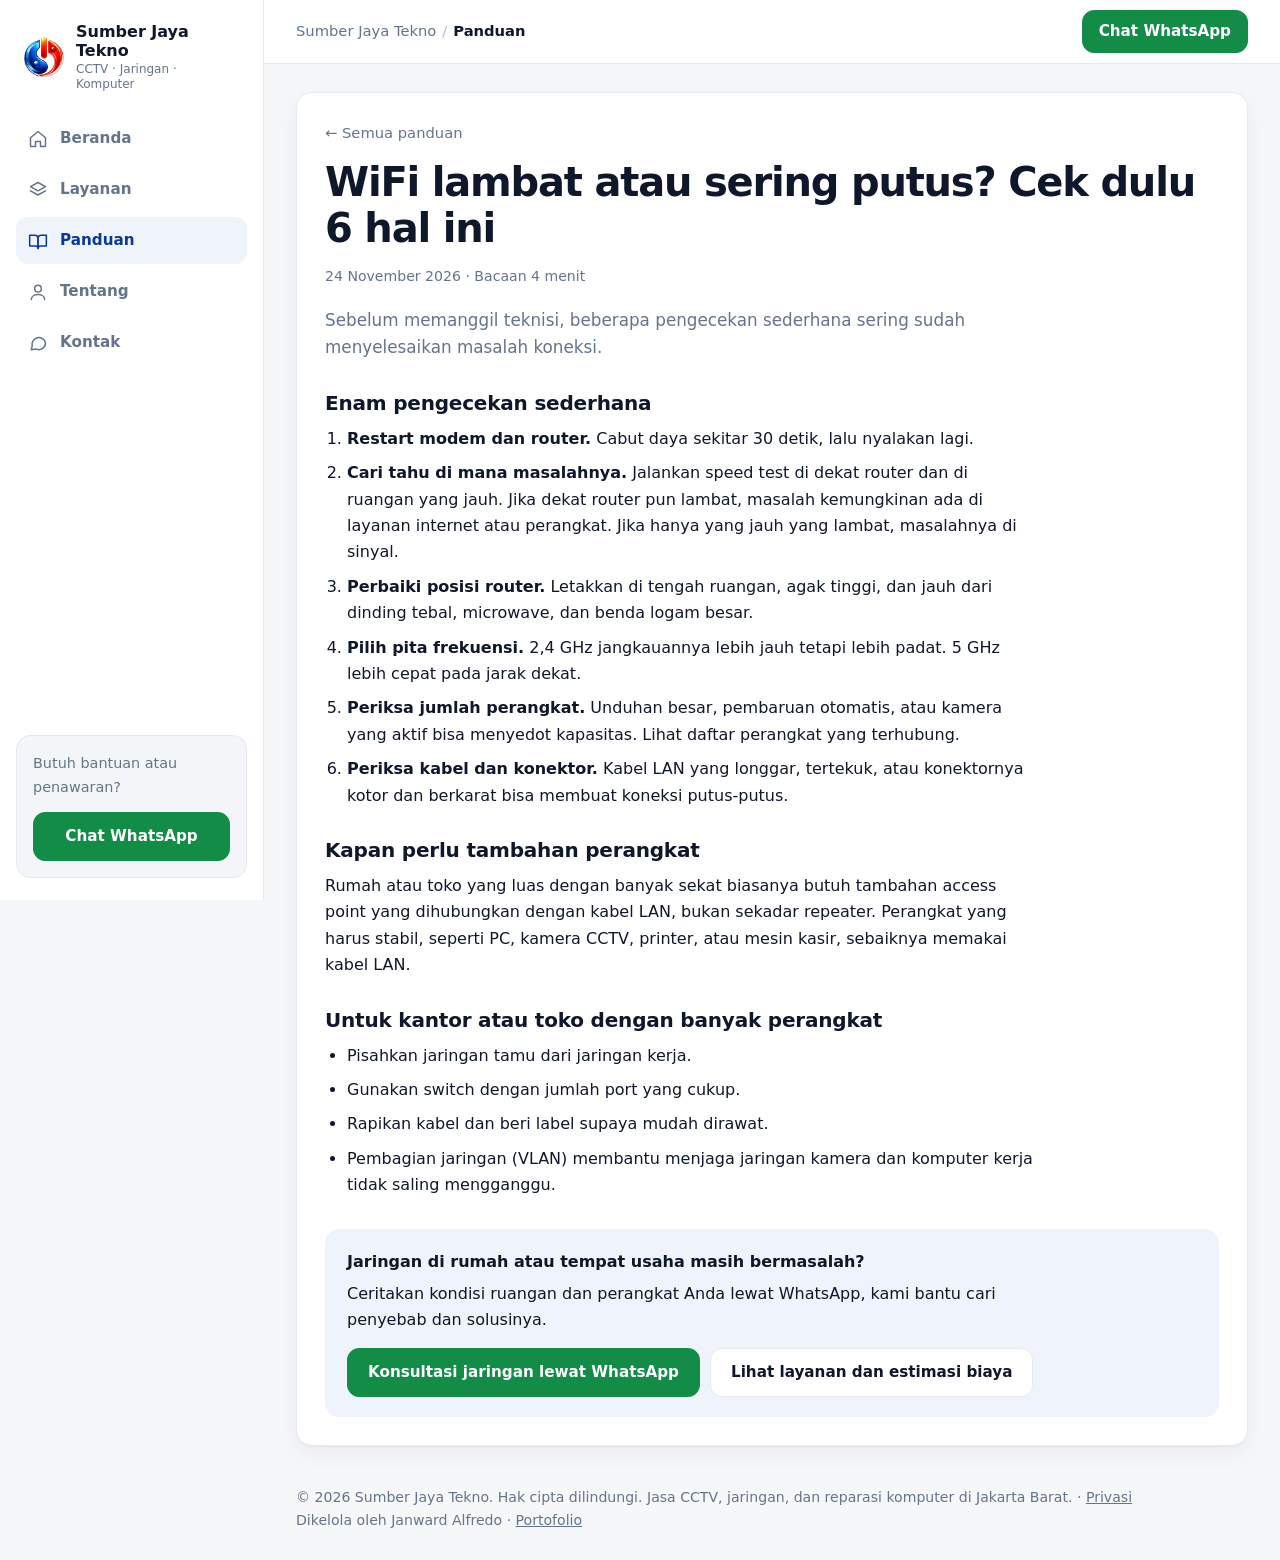
<file: panduan-wifi-lemot.html>
<!DOCTYPE html>
<html lang="id">
<head>
<meta charset="utf-8">
<meta http-equiv="Content-Security-Policy" content="default-src 'self'; script-src 'self' 'sha256-pfgOMgfVZwm2ODyms34QYW9h8EwicylhV77q5LHK8c0='; style-src 'self' 'unsafe-inline' https://fonts.googleapis.com; font-src https://fonts.gstatic.com; img-src 'self' data:; connect-src 'none'; object-src 'none'; base-uri 'self'; form-action 'none'">
<meta name="viewport" content="width=device-width, initial-scale=1">
<title>WiFi Lambat atau Sering Putus? 6 Hal yang Perlu Dicek | Sumber Jaya Tekno</title>
<meta name="description" content="Langkah mengecek WiFi lambat atau sering putus sebelum memanggil teknisi, dari posisi router sampai kabel LAN.">
<link rel="icon" type="image/png" sizes="384x384" href="favicon.png?v=10">
<meta property="og:type" content="website">
<meta property="og:site_name" content="Sumber Jaya Tekno">
<meta property="og:locale" content="id_ID">
<meta property="og:title" content="WiFi Lambat atau Sering Putus? 6 Hal yang Perlu Dicek | Sumber Jaya Tekno">
<meta property="og:description" content="Langkah mengecek WiFi lambat atau sering putus sebelum memanggil teknisi, dari posisi router sampai kabel LAN.">
<meta property="og:image" content="https://sumberjayatekno.github.io/og-image.png">
<meta property="og:image:width" content="1200">
<meta property="og:image:height" content="630">
<meta name="twitter:card" content="summary_large_image">
<link rel="preconnect" href="https://fonts.googleapis.com"><link rel="preconnect" href="https://fonts.gstatic.com" crossorigin>
<link href="https://fonts.googleapis.com/css2?family=Inter:wght@400;500;600;700&display=swap" rel="stylesheet">
<meta name="theme-color" content="#ffffff">
<link rel="canonical" href="https://sumberjayatekno.github.io/panduan-wifi-lemot.html">
<meta property="og:url" content="https://sumberjayatekno.github.io/panduan-wifi-lemot.html">
<script>document.documentElement.className+=" js"</script>
<link rel="stylesheet" href="style.css?v=9">
</head>
<body>
<div class="app">
<aside class="side">
<a class="brand" href="index.html"><img src="logo-128.webp" alt="Logo Sumber Jaya Tekno" width="40" height="40"><span>Sumber Jaya Tekno<small>CCTV · Jaringan · Komputer</small></span></a>
<nav aria-label="Menu utama"><a href="index.html"><svg viewBox="0 0 24 24" width="20" height="20" fill="none" stroke="currentColor" stroke-width="1.8" stroke-linecap="round" stroke-linejoin="round" aria-hidden="true"><path d="M3 10.5 12 3l9 7.5V20a1 1 0 0 1-1 1h-5v-6H9v6H4a1 1 0 0 1-1-1z"/></svg><span>Beranda</span></a><a href="layanan.html"><svg viewBox="0 0 24 24" width="20" height="20" fill="none" stroke="currentColor" stroke-width="1.8" stroke-linecap="round" stroke-linejoin="round" aria-hidden="true"><path d="m12 3 9 5-9 5-9-5z"/><path d="m3 13 9 5 9-5"/></svg><span>Layanan</span></a><a href="panduan.html" aria-current="page"><svg viewBox="0 0 24 24" width="20" height="20" fill="none" stroke="currentColor" stroke-width="1.8" stroke-linecap="round" stroke-linejoin="round" aria-hidden="true"><path d="M2 5h6a4 4 0 0 1 4 4v12a3 3 0 0 0-3-3H2z"/><path d="M22 5h-6a4 4 0 0 0-4 4v12a3 3 0 0 1 3-3h7z"/></svg><span>Panduan</span></a><a href="tentang.html"><svg viewBox="0 0 24 24" width="20" height="20" fill="none" stroke="currentColor" stroke-width="1.8" stroke-linecap="round" stroke-linejoin="round" aria-hidden="true"><circle cx="12" cy="8" r="4"/><path d="M4 21c0-4 4-6 8-6s8 2 8 6"/></svg><span>Tentang</span></a><a href="kontak.html"><svg viewBox="0 0 24 24" width="20" height="20" fill="none" stroke="currentColor" stroke-width="1.8" stroke-linecap="round" stroke-linejoin="round" aria-hidden="true"><path d="M21 12a8 8 0 0 1-11.6 7.1L4 20l1-4.6A8 8 0 1 1 21 12z"/></svg><span>Kontak</span></a></nav>
<div class="side-cta"><p>Butuh bantuan atau penawaran?</p><a class="btn wa" href="https://wa.me/6285711471040?text=Halo%20Sumber%20Jaya%20Tekno%2C%20saya%20ingin%20bertanya%20tentang%20layanan%20Anda.">Chat WhatsApp</a></div>
</aside>
<div class="col">
<header class="bar"><a class="brand m-brand" href="index.html"><img src="logo-128.webp" alt="Logo Sumber Jaya Tekno" width="34" height="34"><span>Sumber Jaya Tekno</span></a><div class="crumb">Sumber Jaya Tekno<i>/</i><b>Panduan</b></div><a class="btn wa sm" href="https://wa.me/6285711471040?text=Halo%20Sumber%20Jaya%20Tekno%2C%20saya%20ingin%20bertanya%20tentang%20layanan%20Anda.">Chat WhatsApp</a></header>
<main>
<article class="page"><div class="wrap article">
<p class="back"><a href="panduan.html">&larr; Semua panduan</a></p>
<h1>WiFi lambat atau sering putus? Cek dulu 6 hal ini</h1>
<p class="meta">24 November 2026 &middot; Bacaan 4 menit</p>
<p class="lead">Sebelum memanggil teknisi, beberapa pengecekan sederhana sering sudah menyelesaikan masalah koneksi.</p>
<h2>Enam pengecekan sederhana</h2>
<ol>
<li><strong>Restart modem dan router.</strong> Cabut daya sekitar 30 detik, lalu nyalakan lagi.</li>
<li><strong>Cari tahu di mana masalahnya.</strong> Jalankan speed test di dekat router dan di ruangan yang jauh. Jika dekat router pun lambat, masalah kemungkinan ada di layanan internet atau perangkat. Jika hanya yang jauh yang lambat, masalahnya di sinyal.</li>
<li><strong>Perbaiki posisi router.</strong> Letakkan di tengah ruangan, agak tinggi, dan jauh dari dinding tebal, microwave, dan benda logam besar.</li>
<li><strong>Pilih pita frekuensi.</strong> 2,4 GHz jangkauannya lebih jauh tetapi lebih padat. 5 GHz lebih cepat pada jarak dekat.</li>
<li><strong>Periksa jumlah perangkat.</strong> Unduhan besar, pembaruan otomatis, atau kamera yang aktif bisa menyedot kapasitas. Lihat daftar perangkat yang terhubung.</li>
<li><strong>Periksa kabel dan konektor.</strong> Kabel LAN yang longgar, tertekuk, atau konektornya kotor dan berkarat bisa membuat koneksi putus-putus.</li>
</ol>
<h2>Kapan perlu tambahan perangkat</h2>
<p>Rumah atau toko yang luas dengan banyak sekat biasanya butuh tambahan access point yang dihubungkan dengan kabel LAN, bukan sekadar repeater. Perangkat yang harus stabil, seperti PC, kamera CCTV, printer, atau mesin kasir, sebaiknya memakai kabel LAN.</p>
<h2>Untuk kantor atau toko dengan banyak perangkat</h2>
<ul>
<li>Pisahkan jaringan tamu dari jaringan kerja.</li>
<li>Gunakan switch dengan jumlah port yang cukup.</li>
<li>Rapikan kabel dan beri label supaya mudah dirawat.</li>
<li>Pembagian jaringan (VLAN) membantu menjaga jaringan kamera dan komputer kerja tidak saling mengganggu.</li>
</ul>
<div class="cta"><p><strong>Jaringan di rumah atau tempat usaha masih bermasalah?</strong></p><p>Ceritakan kondisi ruangan dan perangkat Anda lewat WhatsApp, kami bantu cari penyebab dan solusinya.</p><div class="btns"><a class="btn wa" href="https://wa.me/6285711471040?text=Halo%20Sumber%20Jaya%20Tekno%2C%20saya%20ingin%20konsultasi%20masalah%20jaringan%20WiFi%20dan%20LAN.">Konsultasi jaringan lewat WhatsApp</a><a class="btn" href="layanan.html">Lihat layanan dan estimasi biaya</a></div></div>
</div></article>
</main>
<footer><div class="wrap">© 2026 Sumber Jaya Tekno. Hak cipta dilindungi. Jasa CCTV, jaringan, dan reparasi komputer di Jakarta Barat. &middot; <a href="kontak.html#privasi">Privasi</a><br>Dikelola oleh Janward Alfredo &middot; <a href="https://janward.github.io/" rel="noopener">Portofolio</a></div></footer>
</div>
</div>
<a class="fab" href="https://wa.me/6285711471040?text=Halo%20Sumber%20Jaya%20Tekno%2C%20saya%20ingin%20bertanya%20tentang%20layanan%20Anda." aria-label="Chat WhatsApp dengan Sumber Jaya Tekno">Chat WhatsApp</a>
<script src="script.js?v=9" defer></script>
</body>
</html>
</file>
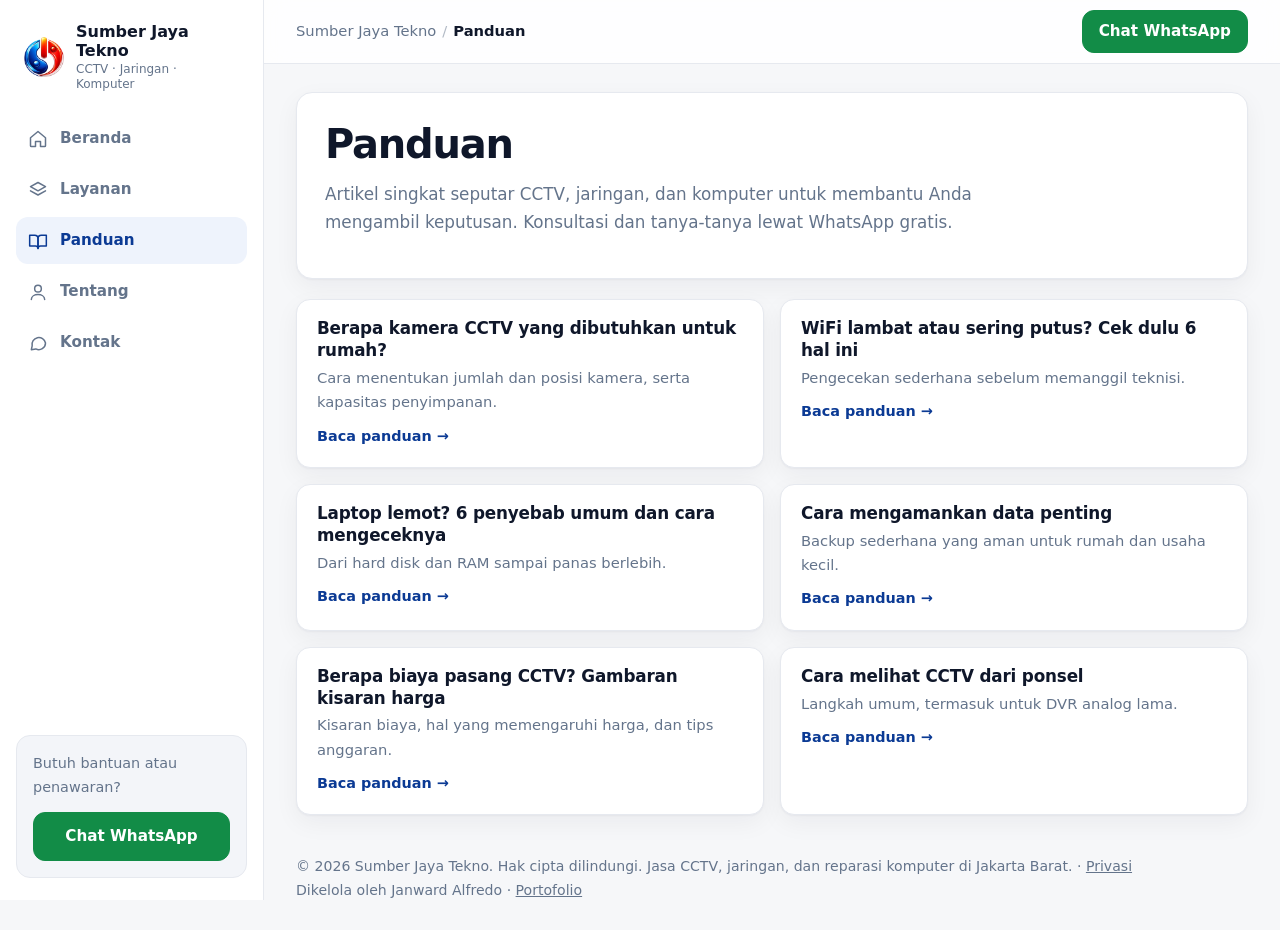
<file: panduan.html>
<!DOCTYPE html>
<html lang="id">
<head>
<meta charset="utf-8">
<meta http-equiv="Content-Security-Policy" content="default-src 'self'; script-src 'self' 'sha256-pfgOMgfVZwm2ODyms34QYW9h8EwicylhV77q5LHK8c0='; style-src 'self' 'unsafe-inline' https://fonts.googleapis.com; font-src https://fonts.gstatic.com; img-src 'self' data:; connect-src 'none'; object-src 'none'; base-uri 'self'; form-action 'none'">
<meta name="viewport" content="width=device-width, initial-scale=1">
<title>Panduan CCTV, Jaringan, dan Komputer | Sumber Jaya Tekno</title>
<meta name="description" content="Kumpulan panduan singkat seputar CCTV, jaringan WiFi dan LAN, servis laptop, dan backup data dari Sumber Jaya Tekno.">
<link rel="icon" type="image/png" sizes="384x384" href="favicon.png?v=10">
<meta property="og:type" content="website">
<meta property="og:site_name" content="Sumber Jaya Tekno">
<meta property="og:locale" content="id_ID">
<meta property="og:title" content="Panduan CCTV, Jaringan, dan Komputer | Sumber Jaya Tekno">
<meta property="og:description" content="Kumpulan panduan singkat seputar CCTV, jaringan WiFi dan LAN, servis laptop, dan backup data dari Sumber Jaya Tekno.">
<meta property="og:image" content="https://sumberjayatekno.github.io/og-image.png">
<meta property="og:image:width" content="1200">
<meta property="og:image:height" content="630">
<meta name="twitter:card" content="summary_large_image">
<link rel="preconnect" href="https://fonts.googleapis.com"><link rel="preconnect" href="https://fonts.gstatic.com" crossorigin>
<link href="https://fonts.googleapis.com/css2?family=Inter:wght@400;500;600;700&display=swap" rel="stylesheet">
<meta name="theme-color" content="#ffffff">
<link rel="canonical" href="https://sumberjayatekno.github.io/panduan.html">
<meta property="og:url" content="https://sumberjayatekno.github.io/panduan.html">
<script>document.documentElement.className+=" js"</script>
<link rel="stylesheet" href="style.css?v=9">
</head>
<body>
<div class="app">
<aside class="side">
<a class="brand" href="index.html"><img src="logo-128.webp" alt="Logo Sumber Jaya Tekno" width="40" height="40"><span>Sumber Jaya Tekno<small>CCTV · Jaringan · Komputer</small></span></a>
<nav aria-label="Menu utama"><a href="index.html"><svg viewBox="0 0 24 24" width="20" height="20" fill="none" stroke="currentColor" stroke-width="1.8" stroke-linecap="round" stroke-linejoin="round" aria-hidden="true"><path d="M3 10.5 12 3l9 7.5V20a1 1 0 0 1-1 1h-5v-6H9v6H4a1 1 0 0 1-1-1z"/></svg><span>Beranda</span></a><a href="layanan.html"><svg viewBox="0 0 24 24" width="20" height="20" fill="none" stroke="currentColor" stroke-width="1.8" stroke-linecap="round" stroke-linejoin="round" aria-hidden="true"><path d="m12 3 9 5-9 5-9-5z"/><path d="m3 13 9 5 9-5"/></svg><span>Layanan</span></a><a href="panduan.html" aria-current="page"><svg viewBox="0 0 24 24" width="20" height="20" fill="none" stroke="currentColor" stroke-width="1.8" stroke-linecap="round" stroke-linejoin="round" aria-hidden="true"><path d="M2 5h6a4 4 0 0 1 4 4v12a3 3 0 0 0-3-3H2z"/><path d="M22 5h-6a4 4 0 0 0-4 4v12a3 3 0 0 1 3-3h7z"/></svg><span>Panduan</span></a><a href="tentang.html"><svg viewBox="0 0 24 24" width="20" height="20" fill="none" stroke="currentColor" stroke-width="1.8" stroke-linecap="round" stroke-linejoin="round" aria-hidden="true"><circle cx="12" cy="8" r="4"/><path d="M4 21c0-4 4-6 8-6s8 2 8 6"/></svg><span>Tentang</span></a><a href="kontak.html"><svg viewBox="0 0 24 24" width="20" height="20" fill="none" stroke="currentColor" stroke-width="1.8" stroke-linecap="round" stroke-linejoin="round" aria-hidden="true"><path d="M21 12a8 8 0 0 1-11.6 7.1L4 20l1-4.6A8 8 0 1 1 21 12z"/></svg><span>Kontak</span></a></nav>
<div class="side-cta"><p>Butuh bantuan atau penawaran?</p><a class="btn wa" href="https://wa.me/6285711471040?text=Halo%20Sumber%20Jaya%20Tekno%2C%20saya%20ingin%20bertanya%20tentang%20layanan%20Anda.">Chat WhatsApp</a></div>
</aside>
<div class="col">
<header class="bar"><a class="brand m-brand" href="index.html"><img src="logo-128.webp" alt="Logo Sumber Jaya Tekno" width="34" height="34"><span>Sumber Jaya Tekno</span></a><div class="crumb">Sumber Jaya Tekno<i>/</i><b>Panduan</b></div><a class="btn wa sm" href="https://wa.me/6285711471040?text=Halo%20Sumber%20Jaya%20Tekno%2C%20saya%20ingin%20bertanya%20tentang%20layanan%20Anda.">Chat WhatsApp</a></header>
<main>
<div class="page"><div class="wrap">
<h1>Panduan</h1>
<p class="lead">Artikel singkat seputar CCTV, jaringan, dan komputer untuk membantu Anda mengambil keputusan. Konsultasi dan tanya-tanya lewat WhatsApp gratis.</p>
</div></div>
<div class="tiles two">
<a class="tile" href="panduan-cctv-rumah.html"><h2>Berapa kamera CCTV yang dibutuhkan untuk rumah?</h2><p>Cara menentukan jumlah dan posisi kamera, serta kapasitas penyimpanan.</p><span class="more">Baca panduan &rarr;</span></a>
<a class="tile" href="panduan-wifi-lemot.html"><h2>WiFi lambat atau sering putus? Cek dulu 6 hal ini</h2><p>Pengecekan sederhana sebelum memanggil teknisi.</p><span class="more">Baca panduan &rarr;</span></a>
<a class="tile" href="panduan-laptop-lemot.html"><h2>Laptop lemot? 6 penyebab umum dan cara mengeceknya</h2><p>Dari hard disk dan RAM sampai panas berlebih.</p><span class="more">Baca panduan &rarr;</span></a>
<a class="tile" href="panduan-backup-data.html"><h2>Cara mengamankan data penting</h2><p>Backup sederhana yang aman untuk rumah dan usaha kecil.</p><span class="more">Baca panduan &rarr;</span></a>
<a class="tile" href="panduan-biaya-cctv.html"><h2>Berapa biaya pasang CCTV? Gambaran kisaran harga</h2><p>Kisaran biaya, hal yang memengaruhi harga, dan tips anggaran.</p><span class="more">Baca panduan &rarr;</span></a>
<a class="tile" href="panduan-lihat-cctv-di-hp.html"><h2>Cara melihat CCTV dari ponsel</h2><p>Langkah umum, termasuk untuk DVR analog lama.</p><span class="more">Baca panduan &rarr;</span></a>
</div>
</main>
<footer><div class="wrap">© 2026 Sumber Jaya Tekno. Hak cipta dilindungi. Jasa CCTV, jaringan, dan reparasi komputer di Jakarta Barat. &middot; <a href="kontak.html#privasi">Privasi</a><br>Dikelola oleh Janward Alfredo &middot; <a href="https://janward.github.io/" rel="noopener">Portofolio</a></div></footer>
</div>
</div>
<a class="fab" href="https://wa.me/6285711471040?text=Halo%20Sumber%20Jaya%20Tekno%2C%20saya%20ingin%20bertanya%20tentang%20layanan%20Anda." aria-label="Chat WhatsApp dengan Sumber Jaya Tekno">Chat WhatsApp</a>
<script src="script.js?v=9" defer></script>
</body>
</html>
</file>
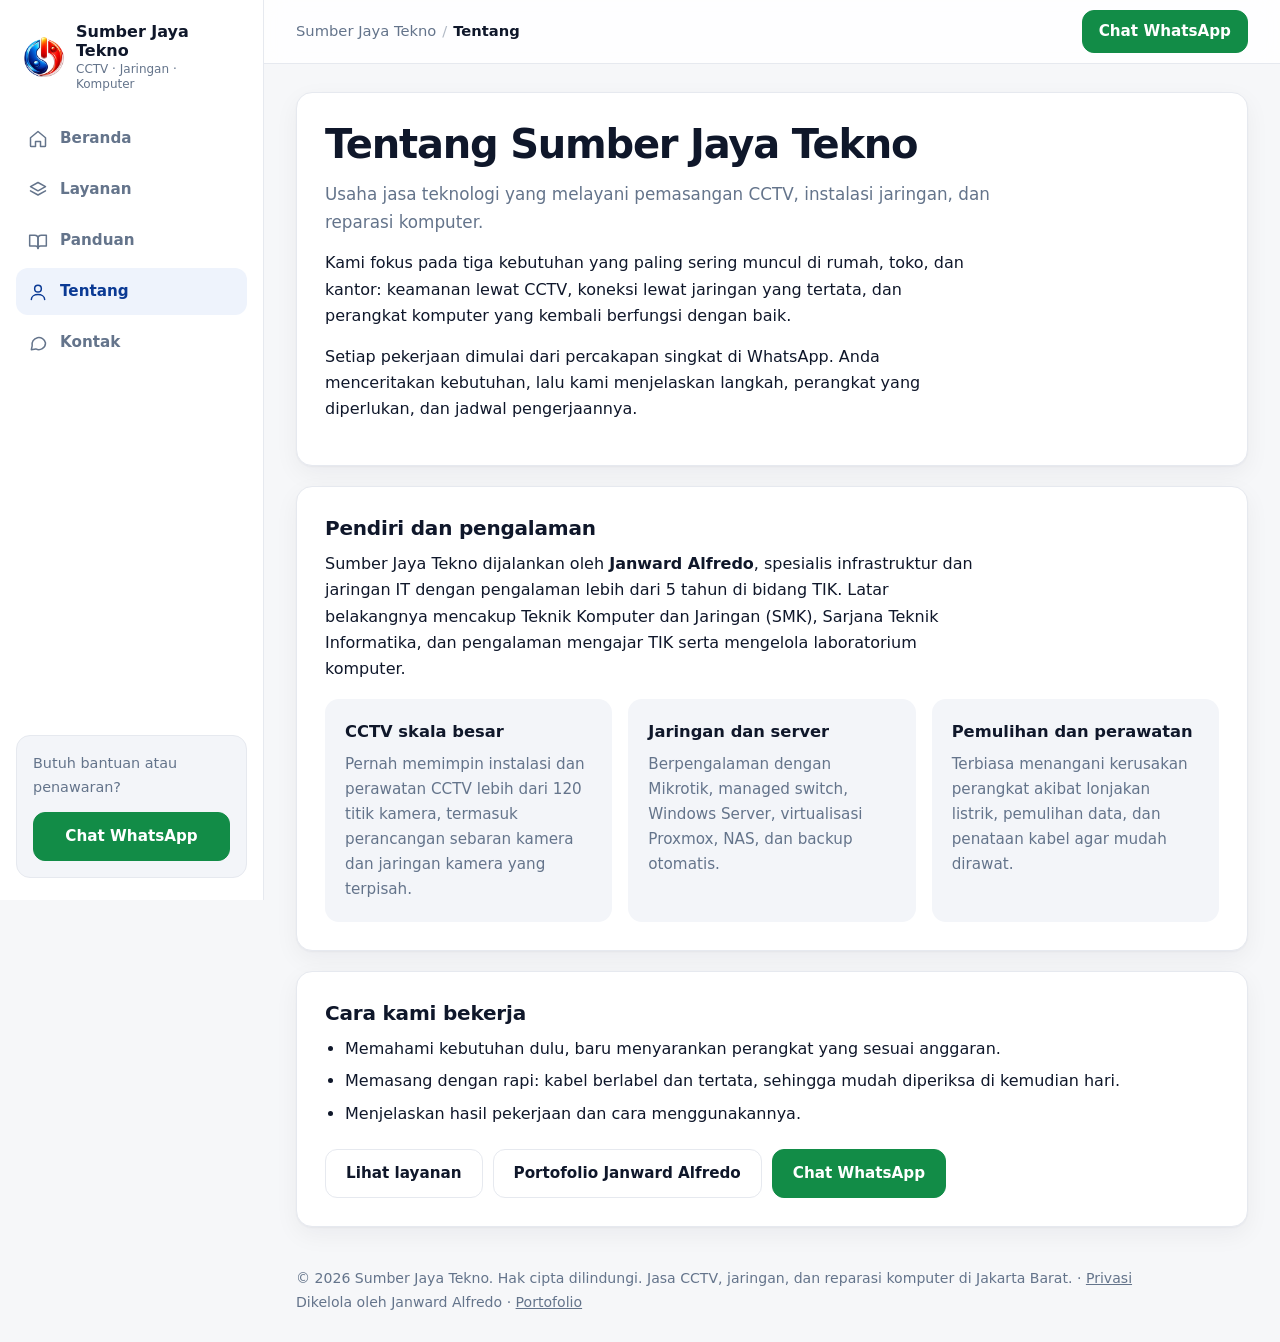
<file: tentang.html>
<!DOCTYPE html>
<html lang="id">
<head>
<meta charset="utf-8">
<meta http-equiv="Content-Security-Policy" content="default-src 'self'; script-src 'self' 'sha256-pfgOMgfVZwm2ODyms34QYW9h8EwicylhV77q5LHK8c0='; style-src 'self' 'unsafe-inline' https://fonts.googleapis.com; font-src https://fonts.gstatic.com; img-src 'self' data:; connect-src 'none'; object-src 'none'; base-uri 'self'; form-action 'none'">
<meta name="viewport" content="width=device-width, initial-scale=1">
<title>Tentang Sumber Jaya Tekno | Jasa IT, CCTV, dan Jaringan Jakarta Barat</title>
<meta name="description" content="Sumber Jaya Tekno dijalankan oleh Janward Alfredo, spesialis infrastruktur dan jaringan IT dengan pengalaman lebih dari 5 tahun di bidang TIK.">
<link rel="icon" type="image/png" sizes="384x384" href="favicon.png?v=10">
<meta property="og:type" content="website">
<meta property="og:site_name" content="Sumber Jaya Tekno">
<meta property="og:locale" content="id_ID">
<meta property="og:title" content="Tentang Sumber Jaya Tekno | Jasa IT, CCTV, dan Jaringan Jakarta Barat">
<meta property="og:description" content="Sumber Jaya Tekno dijalankan oleh Janward Alfredo, spesialis infrastruktur dan jaringan IT dengan pengalaman lebih dari 5 tahun di bidang TIK.">
<meta property="og:image" content="https://sumberjayatekno.github.io/og-image.png">
<meta property="og:image:width" content="1200">
<meta property="og:image:height" content="630">
<meta name="twitter:card" content="summary_large_image">
<link rel="preconnect" href="https://fonts.googleapis.com"><link rel="preconnect" href="https://fonts.gstatic.com" crossorigin>
<link href="https://fonts.googleapis.com/css2?family=Inter:wght@400;500;600;700&display=swap" rel="stylesheet">
<meta name="theme-color" content="#ffffff">
<link rel="canonical" href="https://sumberjayatekno.github.io/tentang.html">
<meta property="og:url" content="https://sumberjayatekno.github.io/tentang.html">
<script>document.documentElement.className+=" js"</script>
<link rel="stylesheet" href="style.css?v=9">
</head>
<body>
<div class="app">
<aside class="side">
<a class="brand" href="index.html"><img src="logo-128.webp" alt="Logo Sumber Jaya Tekno" width="40" height="40"><span>Sumber Jaya Tekno<small>CCTV · Jaringan · Komputer</small></span></a>
<nav aria-label="Menu utama"><a href="index.html"><svg viewBox="0 0 24 24" width="20" height="20" fill="none" stroke="currentColor" stroke-width="1.8" stroke-linecap="round" stroke-linejoin="round" aria-hidden="true"><path d="M3 10.5 12 3l9 7.5V20a1 1 0 0 1-1 1h-5v-6H9v6H4a1 1 0 0 1-1-1z"/></svg><span>Beranda</span></a><a href="layanan.html"><svg viewBox="0 0 24 24" width="20" height="20" fill="none" stroke="currentColor" stroke-width="1.8" stroke-linecap="round" stroke-linejoin="round" aria-hidden="true"><path d="m12 3 9 5-9 5-9-5z"/><path d="m3 13 9 5 9-5"/></svg><span>Layanan</span></a><a href="panduan.html"><svg viewBox="0 0 24 24" width="20" height="20" fill="none" stroke="currentColor" stroke-width="1.8" stroke-linecap="round" stroke-linejoin="round" aria-hidden="true"><path d="M2 5h6a4 4 0 0 1 4 4v12a3 3 0 0 0-3-3H2z"/><path d="M22 5h-6a4 4 0 0 0-4 4v12a3 3 0 0 1 3-3h7z"/></svg><span>Panduan</span></a><a href="tentang.html" aria-current="page"><svg viewBox="0 0 24 24" width="20" height="20" fill="none" stroke="currentColor" stroke-width="1.8" stroke-linecap="round" stroke-linejoin="round" aria-hidden="true"><circle cx="12" cy="8" r="4"/><path d="M4 21c0-4 4-6 8-6s8 2 8 6"/></svg><span>Tentang</span></a><a href="kontak.html"><svg viewBox="0 0 24 24" width="20" height="20" fill="none" stroke="currentColor" stroke-width="1.8" stroke-linecap="round" stroke-linejoin="round" aria-hidden="true"><path d="M21 12a8 8 0 0 1-11.6 7.1L4 20l1-4.6A8 8 0 1 1 21 12z"/></svg><span>Kontak</span></a></nav>
<div class="side-cta"><p>Butuh bantuan atau penawaran?</p><a class="btn wa" href="https://wa.me/6285711471040?text=Halo%20Sumber%20Jaya%20Tekno%2C%20saya%20ingin%20bertanya%20tentang%20layanan%20Anda.">Chat WhatsApp</a></div>
</aside>
<div class="col">
<header class="bar"><a class="brand m-brand" href="index.html"><img src="logo-128.webp" alt="Logo Sumber Jaya Tekno" width="34" height="34"><span>Sumber Jaya Tekno</span></a><div class="crumb">Sumber Jaya Tekno<i>/</i><b>Tentang</b></div><a class="btn wa sm" href="https://wa.me/6285711471040?text=Halo%20Sumber%20Jaya%20Tekno%2C%20saya%20ingin%20bertanya%20tentang%20layanan%20Anda.">Chat WhatsApp</a></header>
<main>
<div class="page"><div class="wrap">
<h1>Tentang Sumber Jaya Tekno</h1>
<p class="lead">Usaha jasa teknologi yang melayani pemasangan CCTV, instalasi jaringan, dan reparasi komputer.</p>
<p>Kami fokus pada tiga kebutuhan yang paling sering muncul di rumah, toko, dan kantor: keamanan lewat CCTV, koneksi lewat jaringan yang tertata, dan perangkat komputer yang kembali berfungsi dengan baik.</p>
<p>Setiap pekerjaan dimulai dari percakapan singkat di WhatsApp. Anda menceritakan kebutuhan, lalu kami menjelaskan langkah, perangkat yang diperlukan, dan jadwal pengerjaannya.</p>
</div></div>
<section class="alt"><div class="wrap">
<h2>Pendiri dan pengalaman</h2>
<p>Sumber Jaya Tekno dijalankan oleh <strong>Janward Alfredo</strong>, spesialis infrastruktur dan jaringan IT dengan pengalaman lebih dari 5 tahun di bidang TIK. Latar belakangnya mencakup Teknik Komputer dan Jaringan (SMK), Sarjana Teknik Informatika, dan pengalaman mengajar TIK serta mengelola laboratorium komputer.</p>
<div class="cols">
<div><h3>CCTV skala besar</h3><p>Pernah memimpin instalasi dan perawatan CCTV lebih dari 120 titik kamera, termasuk perancangan sebaran kamera dan jaringan kamera yang terpisah.</p></div>
<div><h3>Jaringan dan server</h3><p>Berpengalaman dengan Mikrotik, managed switch, Windows Server, virtualisasi Proxmox, NAS, dan backup otomatis.</p></div>
<div><h3>Pemulihan dan perawatan</h3><p>Terbiasa menangani kerusakan perangkat akibat lonjakan listrik, pemulihan data, dan penataan kabel agar mudah dirawat.</p></div>
</div>
</div></section>
<section><div class="wrap">
<h2>Cara kami bekerja</h2>
<ul class="dot">
<li>Memahami kebutuhan dulu, baru menyarankan perangkat yang sesuai anggaran.</li>
<li>Memasang dengan rapi: kabel berlabel dan tertata, sehingga mudah diperiksa di kemudian hari.</li>
<li>Menjelaskan hasil pekerjaan dan cara menggunakannya.</li>
</ul>
<div class="btns"><a class="btn" href="layanan.html">Lihat layanan</a><a class="btn" href="https://janward.github.io/" rel="noopener">Portofolio Janward Alfredo</a><a class="btn wa" href="https://wa.me/6285711471040?text=Halo%20Sumber%20Jaya%20Tekno%2C%20saya%20ingin%20bertanya%20tentang%20layanan%20Anda.">Chat WhatsApp</a></div>
</div></section>
</main>
<footer><div class="wrap">© 2026 Sumber Jaya Tekno. Hak cipta dilindungi. Jasa CCTV, jaringan, dan reparasi komputer di Jakarta Barat. &middot; <a href="kontak.html#privasi">Privasi</a><br>Dikelola oleh Janward Alfredo &middot; <a href="https://janward.github.io/" rel="noopener">Portofolio</a></div></footer>
</div>
</div>
<a class="fab" href="https://wa.me/6285711471040?text=Halo%20Sumber%20Jaya%20Tekno%2C%20saya%20ingin%20bertanya%20tentang%20layanan%20Anda." aria-label="Chat WhatsApp dengan Sumber Jaya Tekno">Chat WhatsApp</a>
<script src="script.js?v=9" defer></script>
</body>
</html>
</file>
<file: style.css>
:root{--bg:#f6f7f9;--surface:#fff;--soft:#f3f5f9;--ink:#0f172a;--mute:#64748b;--line:#e6e9ef;--blue:#0b3a94;--tint:#eef3fc;--red:#d01010;--wa:#128c47;--r:16px;--sh:0 1px 2px rgba(15,23,42,.04),0 8px 24px rgba(15,23,42,.05);--ease:cubic-bezier(.2,.7,.2,1)}
*{box-sizing:border-box}
html{scroll-behavior:smooth}
body{margin:0;background:var(--bg);color:var(--ink);font:16px/1.65 Inter,system-ui,-apple-system,"Segoe UI",Roboto,sans-serif;-webkit-font-smoothing:antialiased;animation:pageIn .5s var(--ease)}
@keyframes pageIn{from{opacity:0}to{opacity:1}}
img{max-width:100%;height:auto}
a{color:var(--blue)}
.app{display:grid;grid-template-columns:264px 1fr;min-height:100vh}
.side{position:sticky;top:0;height:100vh;display:flex;flex-direction:column;gap:24px;padding:22px 16px;background:var(--surface);border-right:1px solid var(--line)}
.brand{display:flex;align-items:center;gap:12px;text-decoration:none;color:var(--ink);font-weight:700;line-height:1.2;padding:0 8px}
.brand small{display:block;color:var(--mute);font-weight:500;font-size:.75rem;margin-top:2px}
.side nav{display:flex;flex-direction:column;gap:4px}
.side nav a{display:flex;align-items:center;gap:12px;padding:11px 12px;border-radius:12px;color:var(--mute);font-weight:600;font-size:.95rem;text-decoration:none;transition:background .2s,color .2s,transform .2s var(--ease)}
.side nav a:hover{background:var(--soft);color:var(--ink);transform:translateX(2px)}
.side nav a[aria-current]{background:var(--tint);color:var(--blue)}
.side nav svg{flex:none}
.side-cta{margin-top:auto;padding:16px;border:1px solid var(--line);border-radius:14px;background:var(--soft)}
.side-cta p{margin:0 0 12px;font-size:.9rem;color:var(--mute)}
.side-cta .btn{display:block;text-align:center}
.col{min-width:0;display:flex;flex-direction:column}
.bar{position:sticky;top:0;z-index:10;display:flex;align-items:center;justify-content:space-between;gap:16px;height:64px;padding:0 32px;background:rgba(255,255,255,.85);backdrop-filter:saturate(1.4) blur(12px);-webkit-backdrop-filter:saturate(1.4) blur(12px);border-bottom:1px solid var(--line)}
.crumb{color:var(--mute);font-size:.92rem}
.crumb i{font-style:normal;margin:0 6px;opacity:.5}
.crumb b{color:var(--ink);font-weight:600}
.m-brand{display:none}
main{width:100%;max-width:1120px;margin:0 auto;padding:28px 32px 8px}
.btn{display:inline-block;padding:11px 20px;border-radius:12px;font-weight:600;font-size:.95rem;text-decoration:none;border:1px solid var(--line);color:var(--ink);background:var(--surface);transition:transform .2s var(--ease),box-shadow .2s,background .2s,border-color .2s}
.btn:hover{transform:translateY(-1px);box-shadow:0 6px 16px rgba(15,23,42,.08);border-color:#cfd6e2}
.btn:active{transform:translateY(0) scale(.98)}
.btn.wa{background:var(--wa);border-color:var(--wa);color:#fff}
.btn.wa:hover{background:#0f7a3d;border-color:#0f7a3d;box-shadow:0 8px 18px rgba(18,140,71,.28)}
.btn.sm{padding:8px 16px}
a:focus-visible,summary:focus-visible{outline:3px solid #93b4f5;outline-offset:2px}
h1{font-size:clamp(1.7rem,3.2vw,2.5rem);line-height:1.15;margin:0 0 14px;letter-spacing:-.03em}
h2{font-size:1.25rem;margin:0 0 10px;line-height:1.3;letter-spacing:-.01em}
h3{font-size:1.02rem;margin:0 0 6px}
p{margin:0 0 14px;max-width:64ch}
.lead{font-size:1.05rem;color:var(--mute)}
.btns{display:flex;gap:10px;flex-wrap:wrap;margin-top:22px}
.hero,section,.page{margin:0 0 20px}
.hero>.wrap,section>.wrap,.page>.wrap{background:var(--surface);border:1px solid var(--line);border-radius:var(--r);padding:28px;box-shadow:var(--sh)}
.hero>.wrap{display:grid;grid-template-columns:1.5fr 1fr;gap:32px;align-items:center;background:linear-gradient(135deg,#fff 55%,#f1f5fd)}
.hero img{justify-self:center;width:min(100%,250px);filter:drop-shadow(0 12px 24px rgba(11,58,148,.12))}
.stats{display:grid;grid-template-columns:repeat(3,1fr);gap:16px;margin:0 0 20px}
.stat{background:var(--surface);border:1px solid var(--line);border-radius:var(--r);padding:20px 22px;box-shadow:var(--sh)}
.stat b{display:block;font-size:2rem;line-height:1.1;letter-spacing:-.03em;color:var(--blue)}
.stat span{color:var(--mute);font-size:.92rem}
.cols{display:grid;grid-template-columns:repeat(3,1fr);gap:16px;margin-top:16px}
.cols>div{background:var(--soft);border-radius:14px;padding:20px;transition:transform .25s var(--ease),box-shadow .25s}
.cols>div:hover{transform:translateY(-3px);box-shadow:0 10px 24px rgba(15,23,42,.07)}
.cols p{margin:0;color:var(--mute);font-size:.95rem}
ul.dot{padding-left:20px;margin:0 0 14px}
ul.dot li{margin-bottom:6px}
ol.steps{padding-left:22px;max-width:62ch}
ol.steps li{margin-bottom:8px;padding-left:6px}
.svc{display:grid;grid-template-columns:260px 1fr;gap:12px 36px;padding:24px 0;border-top:1px solid var(--line)}
.svc p{color:var(--mute);font-size:.95rem}
.big{font-size:1.4rem;font-weight:700;margin:0 0 6px}
.pkgs{display:grid;grid-template-columns:repeat(3,1fr);gap:16px;margin:18px 0 26px}
.pkg{background:var(--surface);border:1px solid var(--line);border-radius:14px;padding:22px;display:flex;flex-direction:column;transition:transform .25s var(--ease),box-shadow .25s,border-color .25s}
.pkg:hover{transform:translateY(-4px);box-shadow:0 14px 30px rgba(15,23,42,.09);border-color:#cfd6e2}
.pkg .sub{color:var(--mute);font-size:.92rem;margin-bottom:12px}
.pkg ul{padding-left:20px;margin:0 0 18px;flex:1;font-size:.95rem}
.pkg li{margin-bottom:6px}
.pkg .btn{text-align:center}
.note{background:var(--tint);border-radius:12px;padding:14px 18px;max-width:64ch;margin:0 0 8px;color:#1e3a6e}
details{border:1px solid var(--line);border-radius:12px;margin-bottom:10px;background:var(--surface);transition:box-shadow .2s,border-color .2s}
details:hover{border-color:#cfd6e2}
details[open]{box-shadow:var(--sh)}
summary{cursor:pointer;font-weight:600;padding:15px 18px;list-style:none;display:flex;justify-content:space-between;gap:16px;align-items:center}
summary::-webkit-details-marker{display:none}
summary::after{content:"";flex:none;width:8px;height:8px;border-right:2px solid var(--mute);border-bottom:2px solid var(--mute);transform:rotate(45deg);transition:transform .25s var(--ease)}
details[open] summary::after{transform:rotate(-135deg)}
details p{margin:0;padding:0 18px 16px;color:var(--mute);animation:fadeIn .3s var(--ease)}
@keyframes fadeIn{from{opacity:0;transform:translateY(-4px)}to{opacity:1;transform:none}}
footer{margin-top:auto;padding:12px 32px 28px;color:var(--mute);font-size:.88rem;max-width:1120px;width:100%;margin-left:auto;margin-right:auto}
.fab{display:none}
.js .rv{opacity:0;transform:translateY(14px);transition:opacity .6s var(--ease),transform .6s var(--ease)}
.js .rv.in{opacity:1;transform:none}
@media(max-width:900px){
.app{grid-template-columns:1fr}
.side{position:fixed;inset:auto 0 0 0;height:auto;z-index:20;flex-direction:row;gap:0;padding:6px 8px calc(6px + env(safe-area-inset-bottom,0px));border-right:0;border-top:1px solid var(--line);background:rgba(255,255,255,.92);backdrop-filter:blur(14px);-webkit-backdrop-filter:blur(14px)}
.side>.brand,.side-cta{display:none}
.side nav{flex-direction:row;width:100%;gap:4px}
.side nav a{flex:1;flex-direction:column;gap:3px;padding:8px 4px;font-size:.72rem;justify-content:center;text-align:center}
.side nav a:hover{transform:none}
.bar{padding:0 18px;height:58px}
.crumb,.bar .btn{display:none}
.m-brand{display:flex;padding:0}
main{padding:20px 16px 8px}
footer{padding:8px 16px 96px}
.hero>.wrap,section>.wrap,.page>.wrap{padding:22px}
.hero>.wrap{grid-template-columns:1fr;gap:18px}
.hero img{width:120px;order:-1;justify-self:start}
.stats,.cols,.pkgs,.svc{grid-template-columns:1fr}
.svc{gap:6px}
.fab{display:block;position:fixed;right:14px;bottom:calc(76px + env(safe-area-inset-bottom,0px));z-index:30;background:var(--wa);color:#fff;text-decoration:none;font-weight:600;font-size:.92rem;padding:12px 18px;border-radius:999px;box-shadow:0 8px 20px rgba(18,140,71,.35);transition:transform .2s var(--ease)}
.fab:active{transform:scale(.96)}
}
@media(prefers-reduced-motion:reduce){*,*::before,*::after{animation:none!important;transition:none!important;scroll-behavior:auto!important}.js .rv{opacity:1;transform:none}}

/* Formulir WhatsApp */
button.btn{font-family:inherit;cursor:pointer}
.wa-dialog{border:1px solid var(--line);border-radius:20px;padding:0;width:min(440px,calc(100% - 32px));max-height:calc(100vh - 32px);overflow:auto;box-shadow:0 24px 60px rgba(15,23,42,.22);color:var(--ink);background:var(--surface)}
.wa-dialog::backdrop{background:rgba(15,23,42,.35);backdrop-filter:blur(4px);-webkit-backdrop-filter:blur(4px)}
.wa-dialog[open]{animation:dlgIn .28s var(--ease)}
.wa-dialog[open]::backdrop{animation:bdIn .28s ease}
@keyframes dlgIn{from{opacity:0;transform:translateY(12px) scale(.97)}to{opacity:1;transform:none}}
@keyframes bdIn{from{opacity:0}to{opacity:1}}
.wa-form{padding:24px;display:grid;gap:14px}
.wa-head{display:flex;justify-content:space-between;align-items:center;gap:12px}
.wa-head h2{margin:0}
.wa-x{border:0;background:var(--soft);width:34px;height:34px;border-radius:10px;font-size:1.3rem;line-height:1;cursor:pointer;color:var(--mute);transition:background .2s}
.wa-x:hover{background:var(--line)}
.wa-sub{margin:0;color:var(--mute);font-size:.92rem}
.wa-form label{display:grid;gap:6px;font-weight:600;font-size:.9rem}
.wa-form label span{font-weight:400;color:var(--mute)}
.wa-form input,.wa-form select,.wa-form textarea{font:inherit;font-weight:400;padding:11px 13px;border:1px solid var(--line);border-radius:12px;background:#fff;color:var(--ink);width:100%;transition:border-color .2s,box-shadow .2s}
.wa-form textarea{resize:vertical}
.wa-form input:focus,.wa-form select:focus,.wa-form textarea:focus{outline:none;border-color:#93b4f5;box-shadow:0 0 0 3px rgba(11,58,148,.12)}
.wa-err{margin:0;color:var(--red);font-size:.9rem}
.wa-actions{display:flex;gap:10px;justify-content:flex-end;margin-top:4px}
/* Kalkulator biaya kunjungan */
.calc{background:var(--soft);border-radius:14px;padding:20px;margin:12px 0 28px}
.calc-actions{display:flex;gap:12px;align-items:center;flex-wrap:wrap}
.calc-or{color:var(--mute);font-size:.92rem}
.calc select{font:inherit;padding:11px 13px;border:1px solid var(--line);border-radius:12px;background:#fff;color:var(--ink);min-width:200px;transition:border-color .2s,box-shadow .2s}
.calc select:focus{outline:none;border-color:#93b4f5;box-shadow:0 0 0 3px rgba(11,58,148,.12)}
.calc-out{margin-top:16px;padding:16px 18px;background:#fff;border:1px solid var(--line);border-radius:12px;animation:fadeIn .3s var(--ease)}
.calc-out[hidden]{display:none}
.calc-out p{margin:0 0 8px}
.calc-out b{font-size:1.15rem}
.calc-out .btn{margin-top:6px}
.calc-note,.calc-note-inline{font-size:.85rem;color:var(--mute)}
.calc-note{margin:14px 0 0}
.calc-warn{color:#9a3412;font-size:.9rem}
@media(max-width:900px){.calc select,.calc-actions .btn{width:100%}.calc-or{display:none}}
/* Harga dan tabel estimasi */
.calc-tip{margin:12px 0 0;font-size:.9rem;color:var(--mute)}
.price{font-weight:700;font-size:1.1rem;margin:0 0 14px;color:var(--ink)}
.price small{display:block;font-weight:400;color:var(--mute);font-size:.82rem;margin-top:2px}
.tbl-wrap{overflow-x:auto;border:1px solid var(--line);border-radius:14px;background:#fff;margin:14px 0 10px}
.tbl{width:100%;border-collapse:collapse;font-size:.95rem}
.tbl th,.tbl td{padding:12px 16px;text-align:left;border-bottom:1px solid var(--line);vertical-align:top}
.tbl tr:last-child td{border-bottom:0}
.tbl td:last-child{white-space:nowrap;font-weight:600}
.tbl .grp th{background:var(--soft);font-size:.78rem;letter-spacing:.05em;text-transform:uppercase;color:var(--mute)}

/* Privasi */
footer a{color:inherit}
.wa-privasi{margin:0;font-size:.82rem;color:var(--mute)}

/* Halaman 404 */
.nf>.wrap{text-align:center;padding:56px 28px}
.nf p{margin-left:auto;margin-right:auto}
.nf .btns{justify-content:center}
.nf-code{font-size:clamp(4.5rem,16vw,8.5rem);font-weight:800;letter-spacing:-.05em;line-height:1;margin:0 0 6px;color:var(--blue);background:linear-gradient(135deg,var(--blue),#6a93e0);-webkit-background-clip:text;background-clip:text;-webkit-text-fill-color:transparent}
.nf h1{font-size:clamp(1.4rem,3vw,1.9rem);margin-bottom:10px}
.tiles{display:grid;grid-template-columns:repeat(3,1fr);gap:16px;margin:0 0 20px}
.tile{display:block;background:var(--surface);border:1px solid var(--line);border-radius:14px;padding:18px 20px;text-decoration:none;color:var(--ink);font-weight:600;box-shadow:var(--sh);transition:transform .25s var(--ease),box-shadow .25s,border-color .25s}
.tile:hover{transform:translateY(-3px);border-color:#cfd6e2;box-shadow:0 12px 26px rgba(15,23,42,.08)}
.tile small{display:block;color:var(--mute);font-weight:400;font-size:.88rem;margin-top:2px}
@media(max-width:900px){.tiles{grid-template-columns:1fr}.nf>.wrap{padding:40px 20px}}
/* Panduan, artikel, dan QR */
.tiles.two{grid-template-columns:repeat(2,1fr)}
.tile h2{font-size:1.05rem;margin:0 0 4px;letter-spacing:-.01em}
.tile p{margin:0;color:var(--mute);font-weight:400;font-size:.92rem}
.tile .more{display:inline-block;margin-top:10px;color:var(--blue);font-weight:600;font-size:.9rem}
.article .back{margin:0 0 14px;font-size:.92rem}
.article .back a{color:var(--mute);text-decoration:none}
.article .back a:hover{color:var(--blue)}
.article .meta{color:var(--mute);font-size:.88rem;margin:0 0 18px}
.article h2{margin-top:28px}
.article p,.article li{max-width:68ch}
.article ul,.article ol{padding-left:22px;margin:0 0 14px}
.article li{margin-bottom:8px}
.cta{background:var(--tint);border-radius:14px;padding:20px 22px;margin-top:30px}
.cta p{margin:0 0 6px}
.cta .btns{margin-top:14px}
.qr-card{display:none}
@media(min-width:901px){.qr-card{display:flex;gap:18px;align-items:center;margin:22px 0 0;padding:16px 18px;background:var(--soft);border-radius:14px;max-width:480px}.qr-card img{border-radius:10px;flex:none}.qr-card p{margin:4px 0 0;color:var(--mute);font-size:.92rem}}
@media(max-width:900px){.tiles.two{grid-template-columns:1fr}}
</file>
